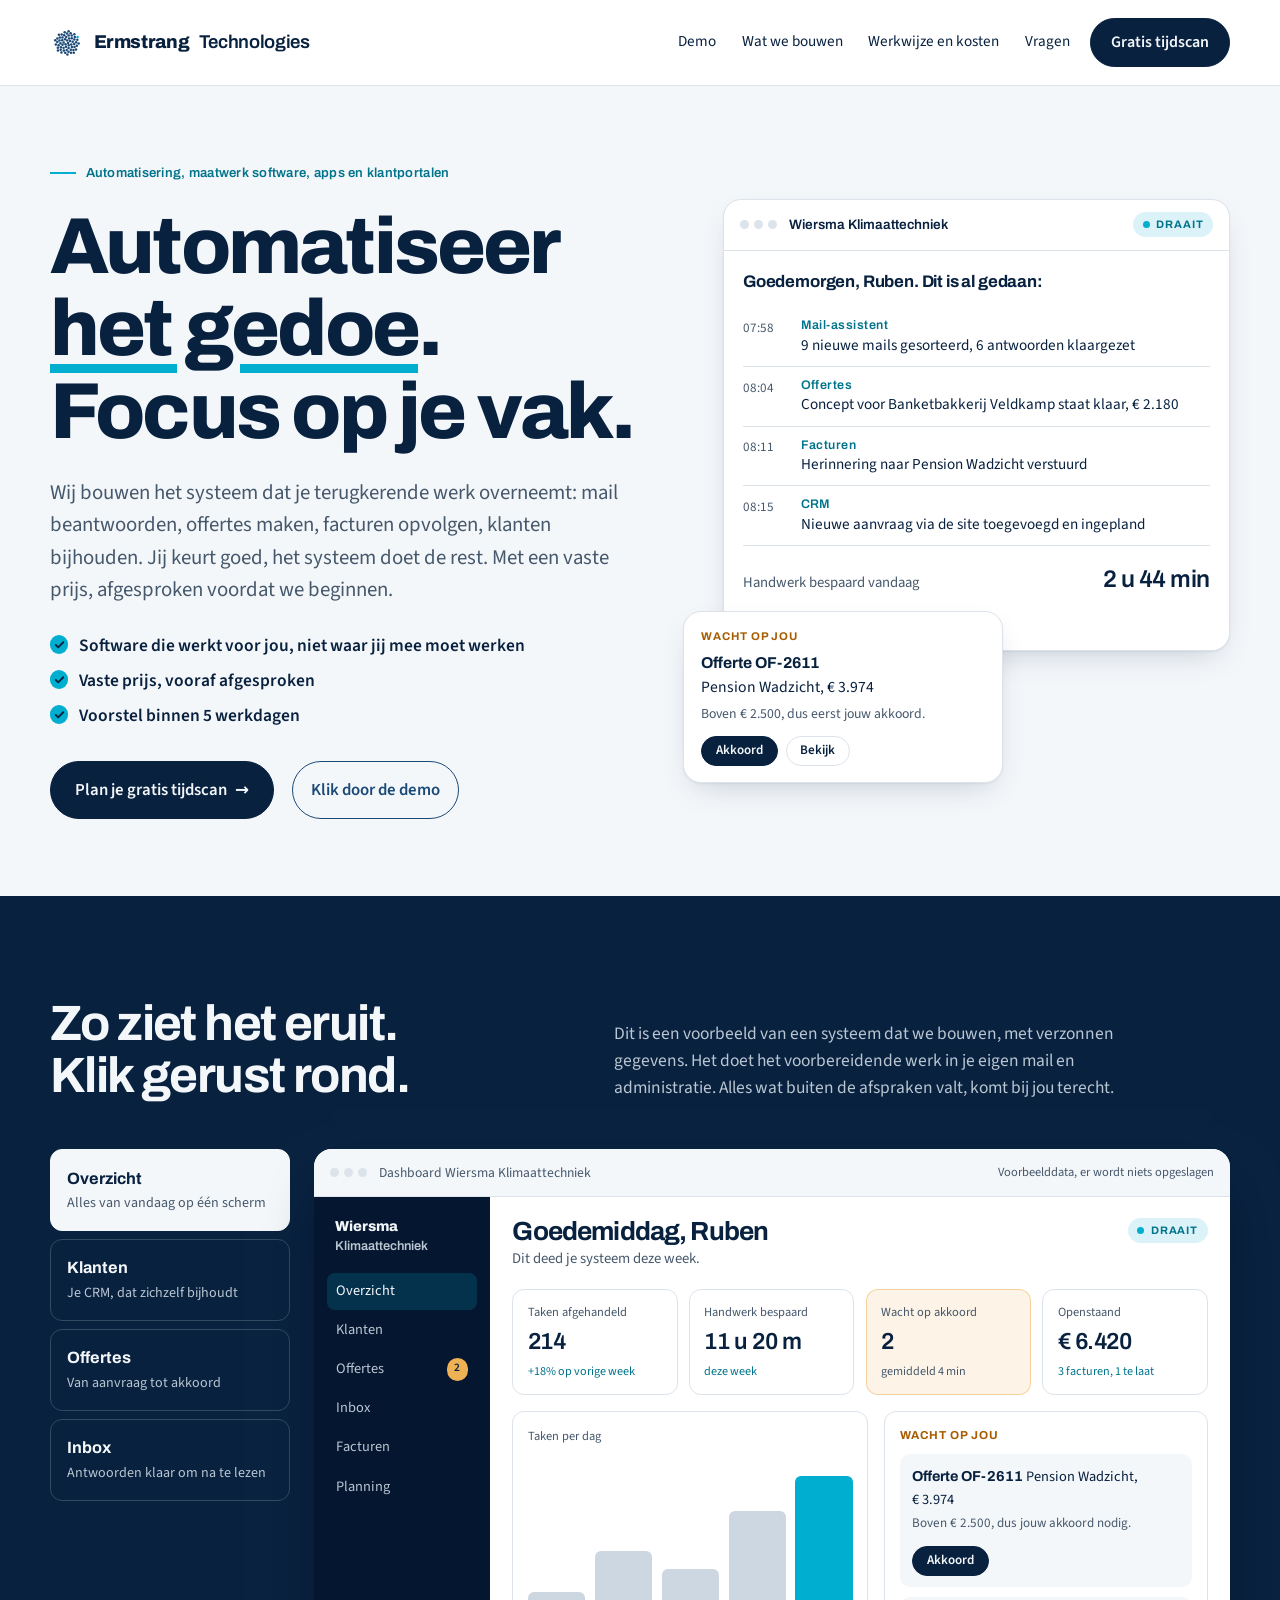
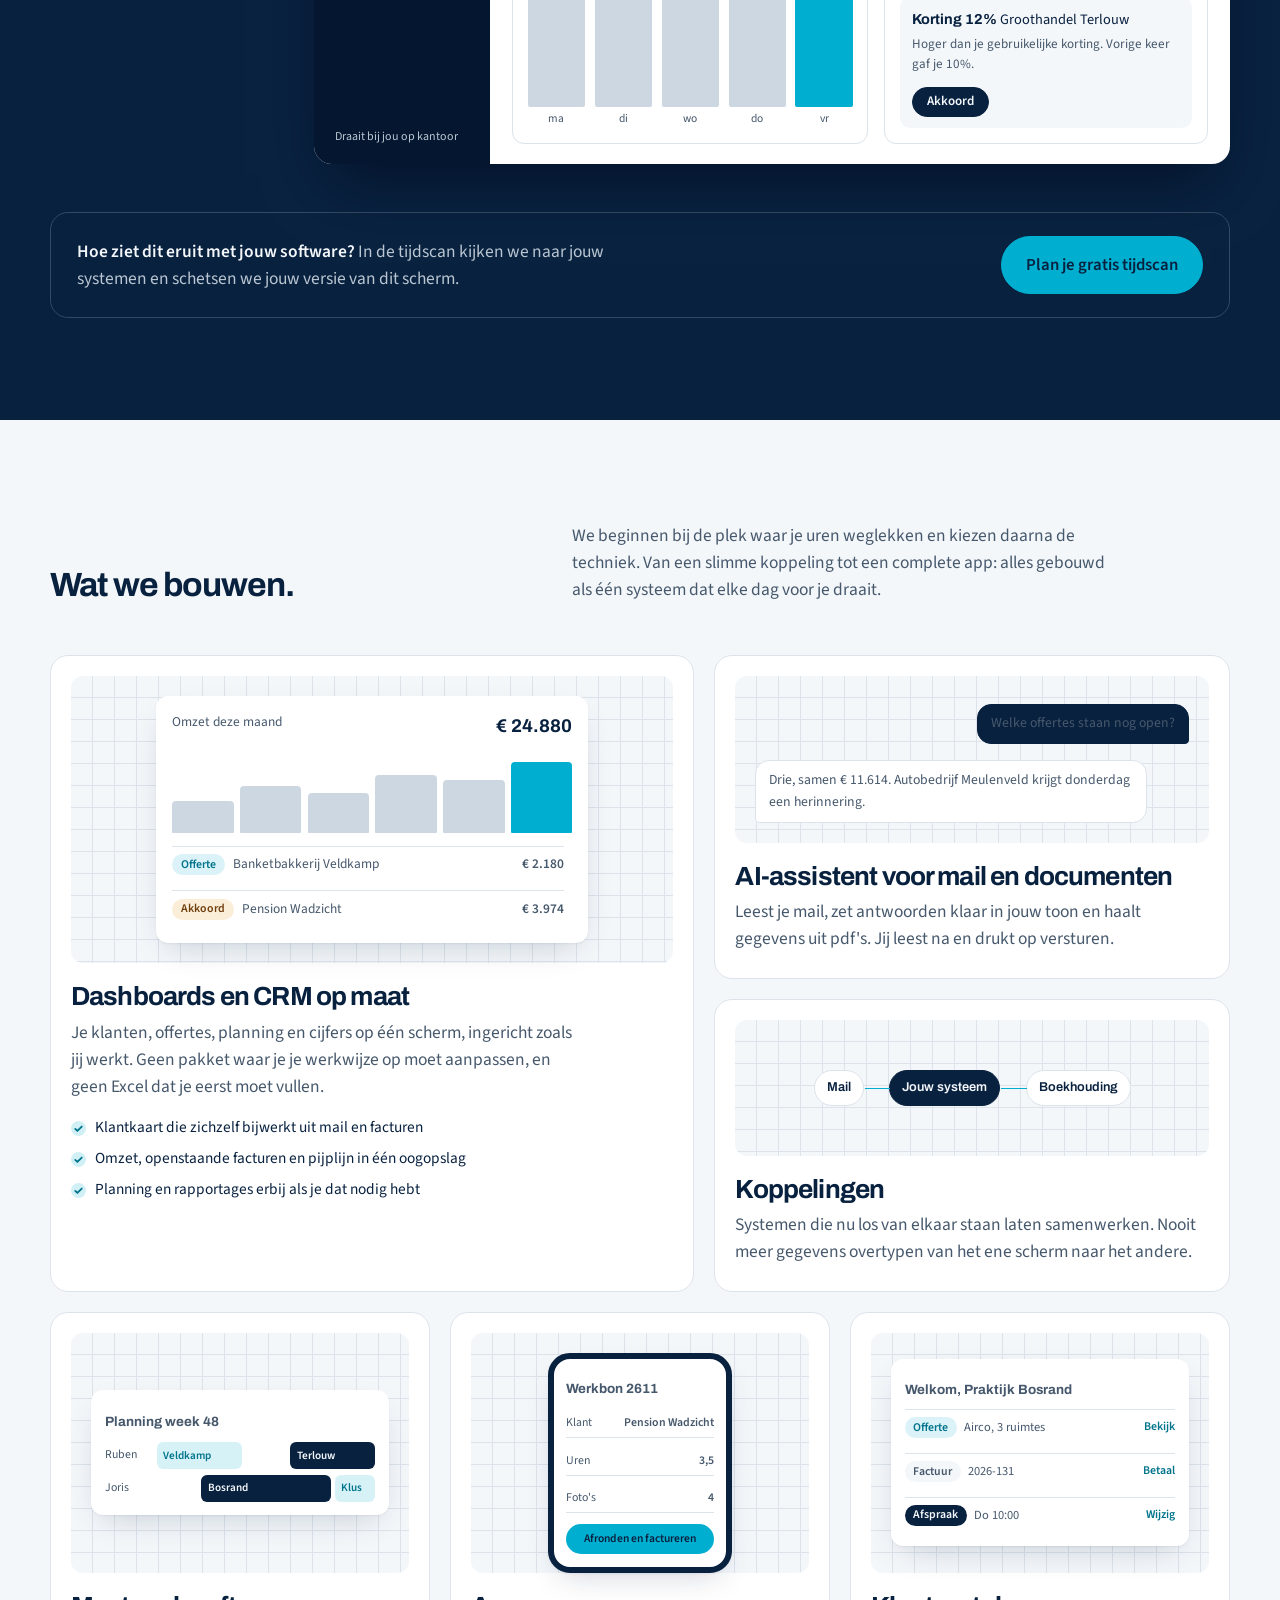
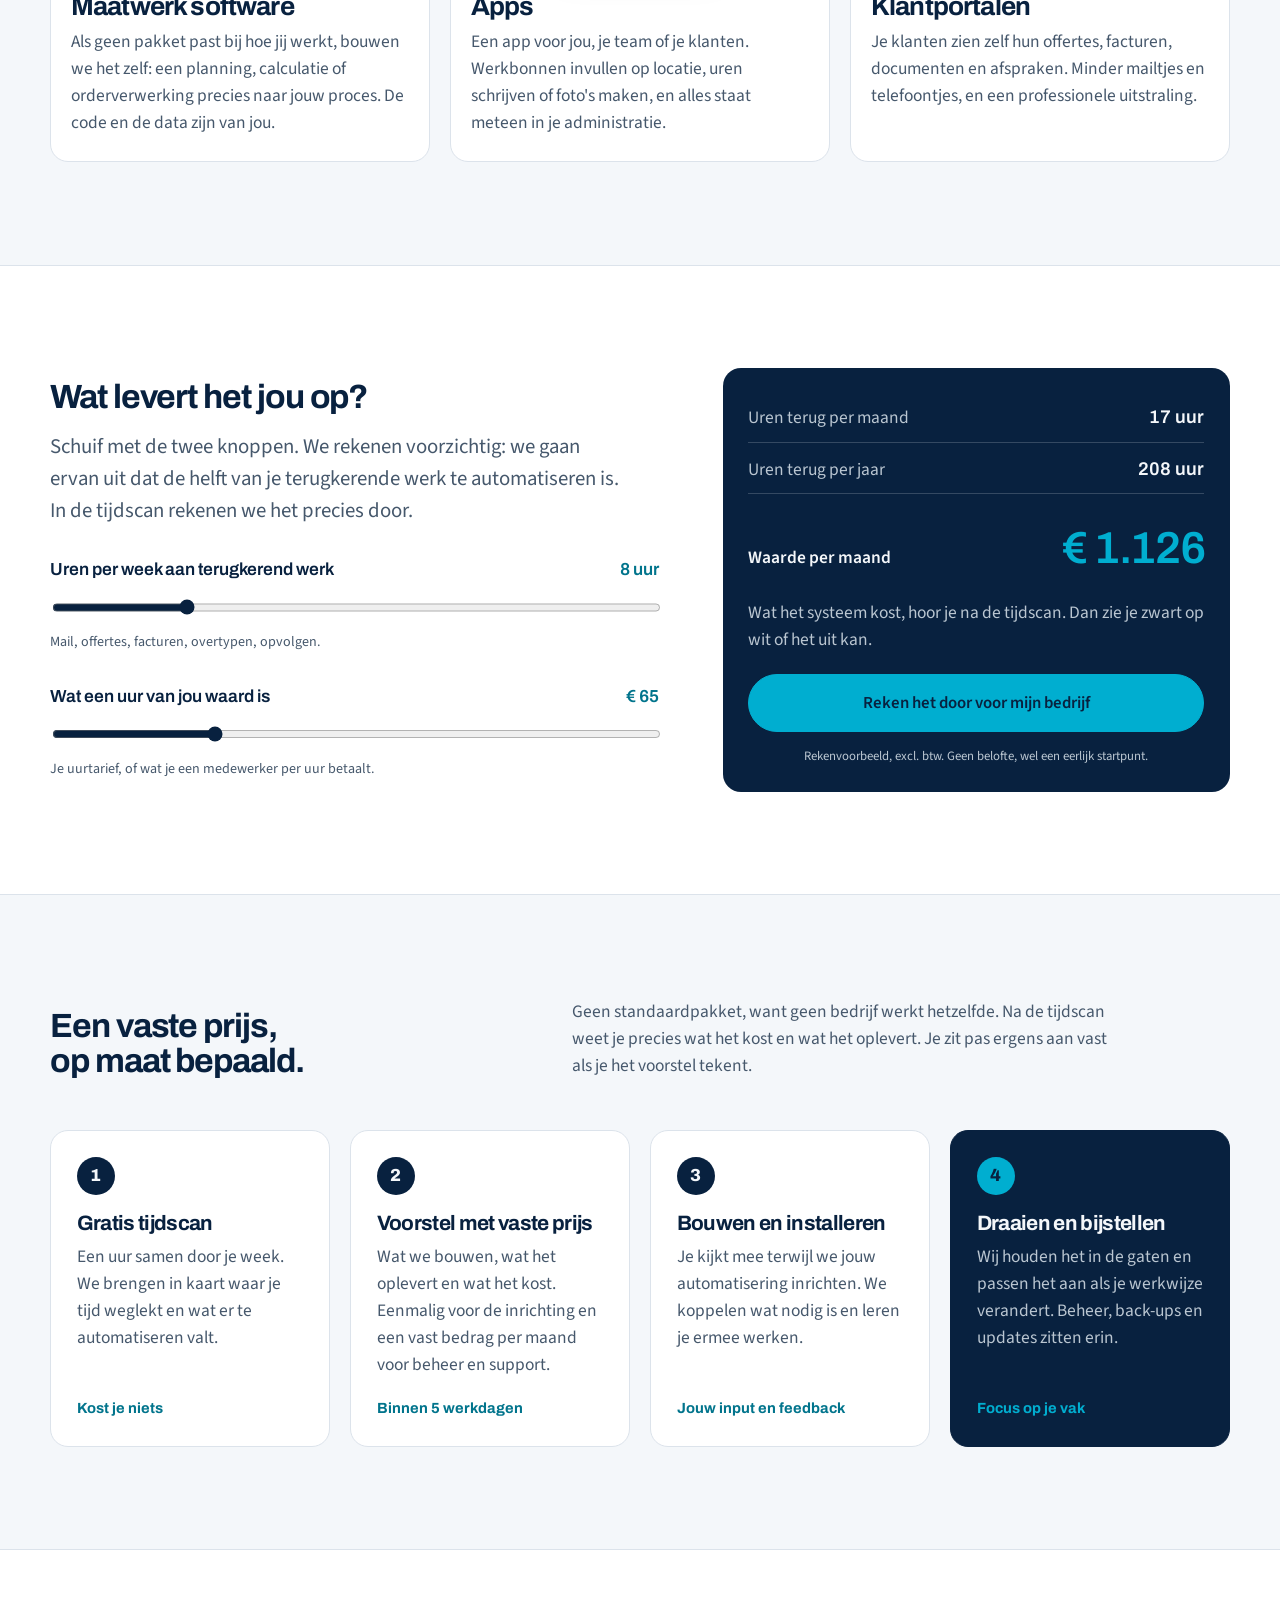
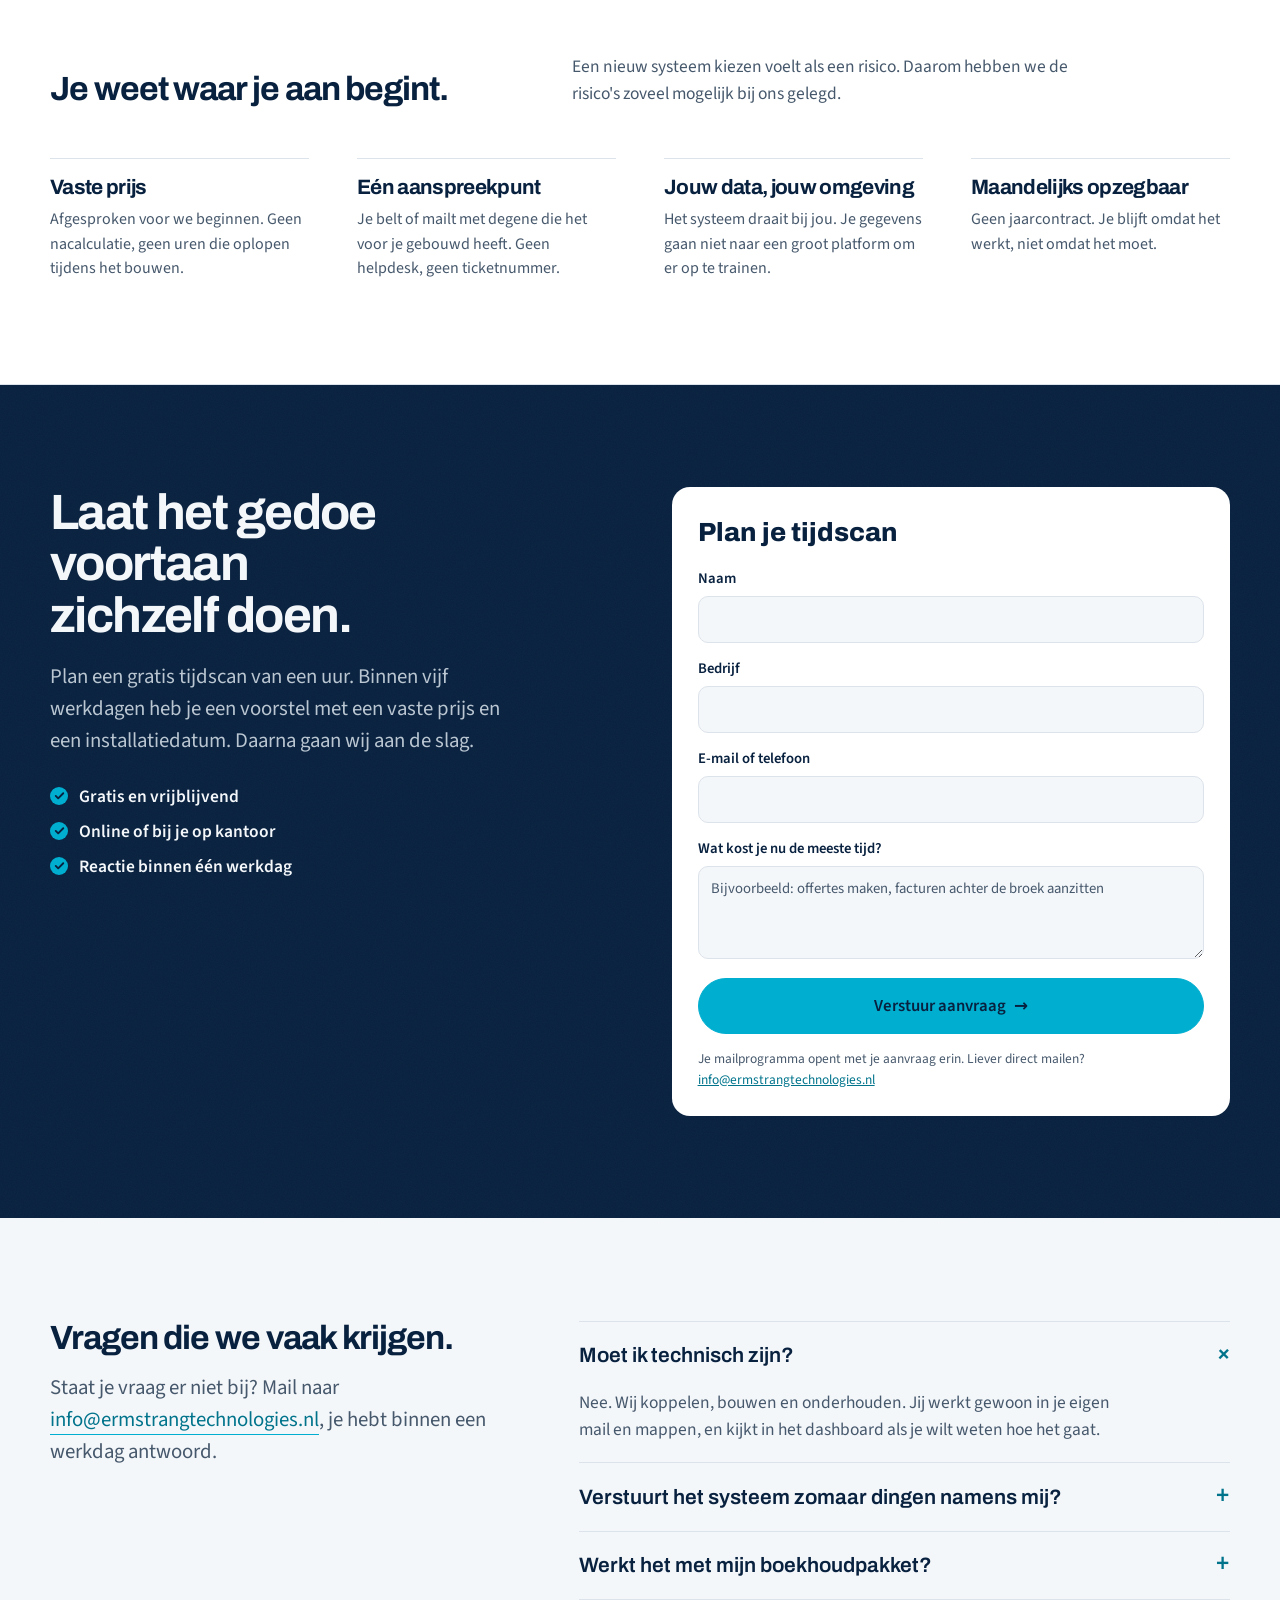
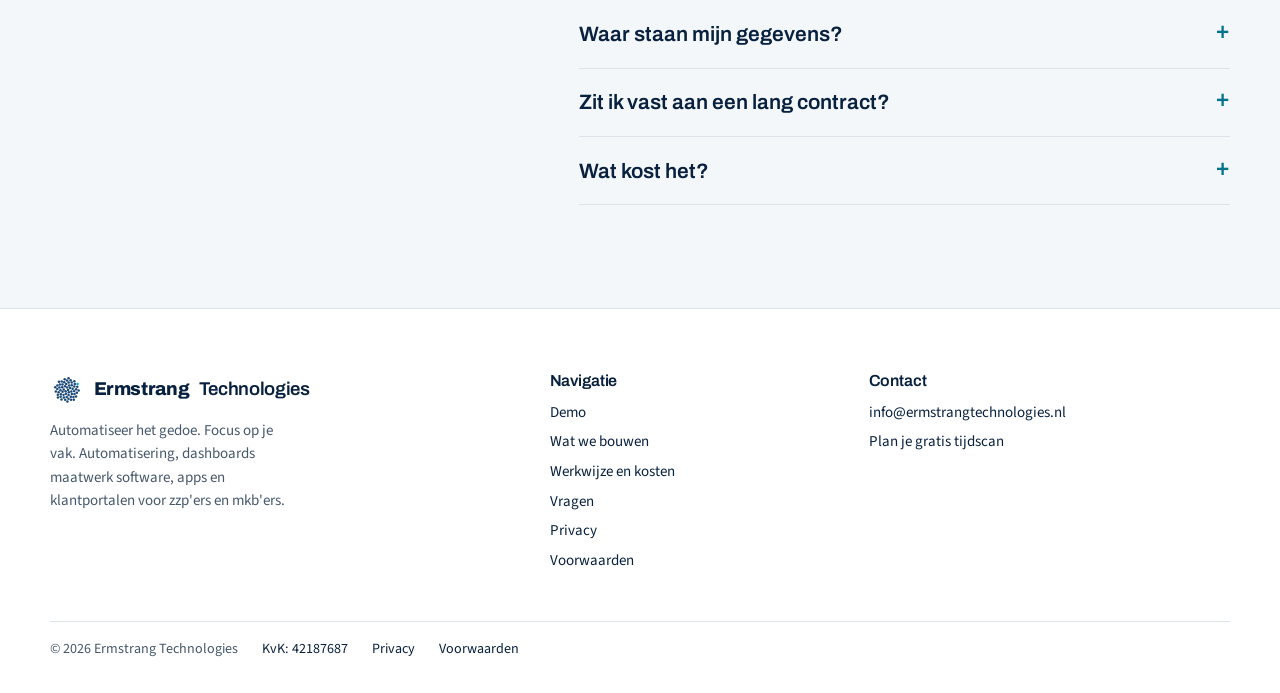
<file: index.html>
<!doctype html>
<html lang="nl">
<head>
<meta charset="utf-8">
<meta name="viewport" content="width=device-width, initial-scale=1">

<title>Ermstrang Technologies: automatisering, maatwerk software, apps en klantportalen voor zzp en mkb</title>
<meta name="description" content="Wij bouwen het systeem dat je terugkerende werk overneemt: mail, offertes, facturen en klantbeheer. Ook dashboards, maatwerk software, apps en klantportalen. Vaste prijs vooraf, voorstel binnen vijf werkdagen. Plan je gratis tijdscan.">
<link rel="canonical" href="https://ermstrangtechnologies.nl/">
<meta name="theme-color" content="#08213F">

<meta property="og:type" content="website">
<meta property="og:locale" content="nl_NL">
<meta property="og:site_name" content="Ermstrang Technologies">
<meta property="og:title" content="Ermstrang Technologies: automatisering, maatwerk software, apps en klantportalen">
<meta property="og:description" content="Automatiseer het gedoe. Focus op je vak. Een systeem op maat dat je mail, offertes en facturen voorbereidt, met een vaste prijs vooraf.">
<meta property="og:url" content="https://ermstrangtechnologies.nl/">
<meta property="og:image" content="https://ermstrangtechnologies.nl/assets/img/og-image.png">
<meta property="og:image:width" content="1200">
<meta property="og:image:height" content="630">
<meta name="twitter:card" content="summary_large_image">

<link rel="icon" href="/favicon.ico" sizes="48x48">
<link rel="icon" href="/assets/img/favicon-192.png" type="image/png" sizes="192x192">
<link rel="icon" href="assets/img/favicon-dots.svg" type="image/svg+xml">
<link rel="alternate icon" href="assets/img/favicon-32.png" sizes="32x32">
<link rel="apple-touch-icon" href="assets/img/apple-touch-icon.png">

<link rel="preload" href="assets/fonts/archivo-800-normal-latin.woff2" as="font" type="font/woff2" crossorigin>
<link rel="preload" href="assets/fonts/source-sans-3-400-normal-latin.woff2" as="font" type="font/woff2" crossorigin>
<script type="application/ld+json">
{
  "@context": "https://schema.org",
  "@graph": [
    {
      "@type": "Organization",
      "@id": "https://ermstrangtechnologies.nl/#org",
      "name": "Ermstrang Technologies",
      "url": "https://ermstrangtechnologies.nl/",
      "logo": "https://ermstrangtechnologies.nl/assets/img/apple-touch-icon.png",
      "slogan": "Automatiseer het gedoe. Focus op je vak.",
      "email": "info@ermstrangtechnologies.nl",
      "taxID": "42187687",
      "identifier": "KvK 42187687",
      "foundingDate": "2026-10",
      "areaServed": { "@type": "Country", "name": "Nederland" },
      "knowsAbout": ["Automatisering", "Software op maat", "Apps", "Klantportalen", "CRM op maat", "Dashboards", "AI-assistenten", "E-mailautomatisering"]
    },
    {
      "@type": "WebSite",
      "@id": "https://ermstrangtechnologies.nl/#site",
      "url": "https://ermstrangtechnologies.nl/",
      "name": "Ermstrang Technologies",
      "inLanguage": "nl-NL",
      "publisher": { "@id": "https://ermstrangtechnologies.nl/#org" }
    },
    {
      "@type": "FAQPage",
      "@id": "https://ermstrangtechnologies.nl/#faq",
      "mainEntity": [
        { "@type": "Question", "name": "Moet ik technisch zijn?", "acceptedAnswer": { "@type": "Answer", "text": "Nee. Wij koppelen, bouwen en onderhouden. Jij gebruikt het via je eigen mail, je eigen mappen en een overzichtelijk dashboard." } },
        { "@type": "Question", "name": "Zit ik vast aan een lang contract?", "acceptedAnswer": { "@type": "Answer", "text": "Nee. Na de inrichting is het abonnement maandelijks opzegbaar, met een opzegtermijn van een kalendermaand." } },
        { "@type": "Question", "name": "Wat kost het?", "acceptedAnswer": { "@type": "Answer", "text": "Dat hangt af van wat je wilt automatiseren. Na een gratis tijdscan van een uur krijg je een voorstel met een vaste prijs: eenmalig voor de inrichting en een vast bedrag per maand." } }
      ]
    }
  ]
}
</script>
<link rel="stylesheet" href="assets/css/style.css">
<script>document.documentElement.classList.add('js');</script>
</head>
<body class="home">
<a class="skip" href="#main">Naar de inhoud</a>

<header class="site-head">
  <div class="wrap site-head__inner">
    <a class="brand" href="/">
      <img src="assets/img/mark-dots.svg" width="34" height="34" alt="" aria-hidden="true">
      Ermstrang<span class="brand__light">Technologies</span>
    </a>
    <nav class="site-nav" aria-label="Hoofdmenu">
      <a href="#demo">Demo</a>
      <a href="#bouwen">Wat we bouwen</a>
      <a href="#werkwijze">Werkwijze en kosten</a>
      <a href="#vragen">Vragen</a>
    </nav>
    <a class="btn" href="#start">Gratis tijdscan</a>
  </div>
</header>

<main id="main">

  <!-- 1. hero -->
  <section class="wrap hero2">
    <div class="hero2__copy">
      <p class="kicker">Automatisering, maatwerk software, apps en klantportalen</p>
      <h1>Automatiseer <mark>het gedoe</mark>. Focus op je vak.</h1>
      <p class="lede hero2__lede">Wij bouwen het systeem dat je terugkerende werk overneemt: mail
        beantwoorden, offertes maken, facturen opvolgen, klanten bijhouden. Jij keurt goed, het
        systeem doet de rest. Met een vaste prijs, afgesproken voordat we beginnen.</p>
      <ul class="checks">
        <li>Software die werkt voor jou, niet waar jij mee moet werken</li>
        <li>Vaste prijs, vooraf afgesproken</li>
        <li>Voorstel binnen 5 werkdagen</li>
      </ul>
      <p class="hero__actions">
        <a class="btn btn--lg" href="#start">Plan je gratis tijdscan <span aria-hidden="true">→</span></a>
        <a class="btn btn--ghost btn--lg" href="#demo">Klik door de demo</a>
      </p>
    </div>

    <div class="hero2__visual" aria-label="Voorbeeld: wat het systeem vanochtend deed">
      <div class="pane pane--main" data-live>
        <div class="pane__bar">
          <span class="pane__dots" aria-hidden="true"><i></i><i></i><i></i></span>
          <span>Wiersma Klimaattechniek</span>
          <span class="pill pill--live">draait</span>
        </div>
        <div class="pane__body">
          <p class="pane__hello">Goedemorgen, Ruben. Dit is al gedaan:</p>
          <ol class="feed">
            <li><time>07:58</time><span><b>Mail-assistent</b> 9 nieuwe mails gesorteerd, 6 antwoorden klaargezet</span></li>
            <li><time>08:04</time><span><b>Offertes</b> Concept voor Banketbakkerij Veldkamp staat klaar, € 2.180</span></li>
            <li><time>08:11</time><span><b>Facturen</b> Herinnering naar Pension Wadzicht verstuurd</span></li>
            <li><time>08:15</time><span><b>CRM</b> Nieuwe aanvraag via de site toegevoegd en ingepland</span></li>
          </ol>
          <div class="pane__sum">
            <span>Handwerk bespaard vandaag</span>
            <strong><span data-count="164" data-format="hm">2 u 44 min</span></strong>
          </div>
        </div>
      </div>
      <div class="pane pane--float" role="group" aria-label="Wacht op jouw akkoord">
        <p class="pane__label">Wacht op jou</p>
        <p class="pane__ask"><b>Offerte OF-2611</b> Pension Wadzicht, € 3.974</p>
        <p class="pane__why">Boven € 2.500, dus eerst jouw akkoord.</p>
        <p class="pane__btns"><span class="mini-btn mini-btn--go">Akkoord</span><span class="mini-btn">Bekijk</span></p>
      </div>
    </div>
  </section>

  <!-- 3. demo (signatuur) -->
  <section class="demo" id="demo">
    <div class="wrap">
      <div class="demo__head">
        <h2>Zo ziet het eruit. Klik gerust rond.</h2>
        <p>Dit is een voorbeeld van een systeem dat we bouwen, met verzonnen gegevens. Het doet het
          voorbereidende werk in je eigen mail en administratie. Alles wat buiten de afspraken valt,
          komt bij jou terecht.</p>
      </div>

      <div class="demo__grid">
        <div class="demo__tabs" role="tablist" aria-label="Schermen van het voorbeeldsysteem">
          <button class="demo__tab" role="tab" id="tab-overzicht" aria-controls="scr-overzicht" aria-selected="true">
            <b>Overzicht</b><span>Alles van vandaag op één scherm</span></button>
          <button class="demo__tab" role="tab" id="tab-klanten" aria-controls="scr-klanten" aria-selected="false">
            <b>Klanten</b><span>Je CRM, dat zichzelf bijhoudt</span></button>
          <button class="demo__tab" role="tab" id="tab-offertes" aria-controls="scr-offertes" aria-selected="false">
            <b>Offertes</b><span>Van aanvraag tot akkoord</span></button>
          <button class="demo__tab" role="tab" id="tab-inbox" aria-controls="scr-inbox" aria-selected="false">
            <b>Inbox</b><span>Antwoorden klaar om na te lezen</span></button>
        </div>

        <div class="app" aria-label="Voorbeeldsysteem">
          <div class="app__bar">
            <span class="pane__dots" aria-hidden="true"><i></i><i></i><i></i></span>
            <span class="app__url">Dashboard Wiersma Klimaattechniek</span>
            <span class="app__note">Voorbeelddata, er wordt niets opgeslagen</span>
          </div>
          <div class="app__frame">
            <aside class="app__side" aria-hidden="true">
              <p class="app__org">Wiersma<span>Klimaattechniek</span></p>
              <ul>
                <li data-for="overzicht" class="is-on">Overzicht</li>
                <li data-for="klanten">Klanten</li>
                <li data-for="offertes">Offertes <em data-badge>2</em></li>
                <li data-for="inbox">Inbox</li>
                <li>Facturen</li>
                <li>Planning</li>
              </ul>
              <p class="app__where">Draait bij jou op kantoor</p>
            </aside>

            <div class="app__main">
              <!-- scherm: overzicht -->
              <section class="scr" id="scr-overzicht" role="tabpanel" aria-labelledby="tab-overzicht">
                <header class="scr__head">
                  <div><h3>Goedemiddag, Ruben</h3><p>Dit deed je systeem deze week.</p></div>
                  <span class="pill pill--live">draait</span>
                </header>
                <div class="kpis">
                  <div class="kpi"><span>Taken afgehandeld</span><strong data-kpi="taken">214</strong><em>+18% op vorige week</em></div>
                  <div class="kpi"><span>Handwerk bespaard</span><strong>11 u 20 m</strong><em>deze week</em></div>
                  <div class="kpi kpi--ask"><span>Wacht op akkoord</span><strong data-kpi="wacht">2</strong><em>gemiddeld 4 min</em></div>
                  <div class="kpi"><span>Openstaand</span><strong>€ 6.420</strong><em>3 facturen, 1 te laat</em></div>
                </div>
                <div class="scr__split">
                  <figure class="chart">
                    <figcaption>Taken per dag</figcaption>
                    <div class="bars" aria-hidden="true">
                      <span style="--h:46%"><i>ma</i></span><span style="--h:62%"><i>di</i></span>
                      <span style="--h:55%"><i>wo</i></span><span style="--h:78%"><i>do</i></span>
                      <span style="--h:92%" class="is-today"><i>vr</i></span>
                    </div>
                  </figure>
                  <div class="asks">
                    <p class="asks__t">Wacht op jou</p>
                    <div class="ask" data-ask>
                      <p><b>Offerte OF-2611</b> Pension Wadzicht, € 3.974</p>
                      <p class="ask__why">Boven € 2.500, dus jouw akkoord nodig.</p>
                      <p class="ask__btns"><button type="button" class="mini-btn mini-btn--go" data-approve>Akkoord</button></p>
                    </div>
                    <div class="ask" data-ask>
                      <p><b>Korting 12%</b> Groothandel Terlouw</p>
                      <p class="ask__why">Hoger dan je gebruikelijke korting. Vorige keer gaf je 10%.</p>
                      <p class="ask__btns"><button type="button" class="mini-btn mini-btn--go" data-approve>Akkoord</button></p>
                    </div>
                    <p class="asks__done" hidden>Alles afgehandeld. Tijd voor echt werk.</p>
                  </div>
                </div>
              </section>

              <!-- scherm: klanten -->
              <section class="scr" id="scr-klanten" role="tabpanel" aria-labelledby="tab-klanten">
                <header class="scr__head">
                  <div><h3>Klanten</h3><p>Bijgewerkt uit je mail, agenda en facturen. Klik op een klant.</p></div>
                </header>
                <div class="crm">
                  <table class="crm__table">
                    <thead><tr><th scope="col">Klant</th><th scope="col">Status</th><th scope="col">Waarde</th></tr></thead>
                    <tbody>
                      <tr tabindex="0" data-client="0" class="is-on"><th scope="row">Banketbakkerij Veldkamp</th><td><span class="tag tag--warm">Offerte klaar</span></td><td>€ 2.180</td></tr>
                      <tr tabindex="0" data-client="1"><th scope="row">Pension Wadzicht</th><td><span class="tag tag--ask">Akkoord nodig</span></td><td>€ 3.974</td></tr>
                      <tr tabindex="0" data-client="2"><th scope="row">Groothandel Terlouw</th><td><span class="tag">Klant</span></td><td>€ 18.600</td></tr>
                      <tr tabindex="0" data-client="3"><th scope="row">Praktijk Bosrand</th><td><span class="tag tag--new">Nieuwe aanvraag</span></td><td>n.t.b.</td></tr>
                    </tbody>
                  </table>
                  <div class="card360" aria-live="polite">
                    <p class="card360__name" data-f="name">Banketbakkerij Veldkamp</p>
                    <p class="card360__who" data-f="who">Lotte Veldkamp, eigenaar</p>
                    <dl>
                      <dt>Laatste contact</dt><dd data-f="last">Vandaag, mail over de nieuwe koelcel</dd>
                      <dt>Volgende stap</dt><dd data-f="next">Offerte nalezen en versturen</dd>
                      <dt>Afspraken</dt><dd data-f="deal">30 dagen betaaltermijn</dd>
                    </dl>
                    <p class="card360__auto" data-f="auto">Automatisch bijgewerkt uit de mail van 08:02</p>
                  </div>
                </div>
              </section>

              <!-- scherm: offertes -->
              <section class="scr" id="scr-offertes" role="tabpanel" aria-labelledby="tab-offertes">
                <header class="scr__head">
                  <div><h3>Offertes</h3><p>Concept klaar binnen 12 minuten, was 2 tot 3 uur.</p></div>
                </header>
                <div class="kanban">
                  <div class="lane"><p class="lane__t">Concept klaar <em>2</em></p>
                    <div class="deal"><b>Banketbakkerij Veldkamp</b><span>Koelcel en montage</span><strong>€ 2.180</strong></div>
                    <div class="deal"><b>Praktijk Bosrand</b><span>Airco, 3 ruimtes</span><strong>€ 5.460</strong></div>
                  </div>
                  <div class="lane"><p class="lane__t">Verstuurd <em>3</em></p>
                    <div class="deal"><b>Pension Wadzicht</b><span>Warmtepomp</span><strong>€ 3.974</strong></div>
                    <div class="deal"><b>Autobedrijf Meulenveld</b><span>Onderhoud</span><strong>€ 640</strong></div>
                    <div class="deal deal--auto"><b>Herinnering gepland</b><span>Autobedrijf Meulenveld, over 3 dagen</span></div>
                  </div>
                  <div class="lane"><p class="lane__t">Akkoord <em>4</em></p>
                    <div class="deal"><b>Groothandel Terlouw</b><span>Koeling magazijn</span><strong>€ 12.300</strong></div>
                    <div class="deal"><b>Basisschool De Kiemkracht</b><span>Ventilatie</span><strong>€ 8.150</strong></div>
                  </div>
                </div>
              </section>

              <!-- scherm: inbox -->
              <section class="scr" id="scr-inbox" role="tabpanel" aria-labelledby="tab-inbox">
                <header class="scr__head">
                  <div><h3>Inbox</h3><p>Gesorteerd, gelabeld en met een concept-antwoord in jouw toon.</p></div>
                </header>
                <div class="mail">
                  <ul class="mail__list">
                    <li class="is-on"><b>Praktijk Bosrand</b><span>Kunnen jullie ook airco doen?</span><em class="tag tag--new">Aanvraag</em></li>
                    <li><b>Pension Wadzicht</b><span>Factuur 2026-118</span><em class="tag">Betaald</em></li>
                    <li><b>Leverancier Koeltex</b><span>Levertijd units week 48</span><em class="tag">Planning</em></li>
                  </ul>
                  <div class="mail__draft">
                    <p class="mail__meta">Concept-antwoord aan Praktijk Bosrand</p>
                    <p>Hoi Nadia,</p>
                    <p>Zeker, airco voor drie behandelruimtes doen we vaker. Ik kan donderdag 10:00 of
                      vrijdag 14:00 langskomen om op te meten. Welke past beter?</p>
                    <p>Groet, Ruben</p>
                    <p class="mail__btns"><span class="mini-btn mini-btn--go">Versturen</span><span class="mini-btn">Aanpassen</span></p>
                  </div>
                </div>
              </section>
            </div>
          </div>
        </div>
      </div>

      <div class="demo__cta">
        <p><b>Hoe ziet dit eruit met jouw software?</b> In de tijdscan kijken we naar jouw systemen en
          schetsen we jouw versie van dit scherm.</p>
        <a class="btn btn--on-navy btn--lg" href="#start">Plan je gratis tijdscan</a>
      </div>
    </div>
  </section>

  <!-- 4. wat we bouwen -->
  <section class="band" id="bouwen">
    <div class="wrap">
      <div class="sec-head">
        <h2>Wat we bouwen.</h2>
        <p>We beginnen bij de plek waar je uren weglekken en kiezen daarna de techniek. Van een slimme
          koppeling tot een complete app: alles gebouwd als één systeem dat elke dag voor je draait.</p>
      </div>
      <div class="offer">
        <article class="offer__card offer__card--big" data-arm="rise">
          <div class="offer__art" aria-hidden="true">
            <div class="mini-dash">
              <div class="mini-dash__row"><span>Omzet deze maand</span><b>€ 24.880</b></div>
              <div class="mini-dash__bars"><i style="--h:40%"></i><i style="--h:58%"></i><i style="--h:50%"></i><i style="--h:72%"></i><i style="--h:66%"></i><i style="--h:88%"></i></div>
              <div class="mini-dash__list">
                <p><span class="tag tag--warm">Offerte</span> Banketbakkerij Veldkamp <b>€ 2.180</b></p>
                <p><span class="tag tag--ask">Akkoord</span> Pension Wadzicht <b>€ 3.974</b></p>
              </div>
            </div>
          </div>
          <h3>Dashboards en CRM op maat</h3>
          <p>Je klanten, offertes, planning en cijfers op één scherm, ingericht zoals jij werkt. Geen
            pakket waar je je werkwijze op moet aanpassen, en geen Excel dat je eerst moet vullen.</p>
          <ul class="ticks">
            <li>Klantkaart die zichzelf bijwerkt uit mail en facturen</li>
            <li>Omzet, openstaande facturen en pijplijn in één oogopslag</li>
            <li>Planning en rapportages erbij als je dat nodig hebt</li>
          </ul>
        </article>
        <article class="offer__card" data-arm="rise">
          <div class="offer__art offer__art--chat" aria-hidden="true">
            <p class="bubble bubble--q">Welke offertes staan nog open?</p>
            <p class="bubble">Drie, samen € 11.614. Autobedrijf Meulenveld krijgt donderdag een herinnering.</p>
          </div>
          <h3>AI-assistent voor mail en documenten</h3>
          <p>Leest je mail, zet antwoorden klaar in jouw toon en haalt gegevens uit pdf's. Jij leest na
            en drukt op versturen.</p>
        </article>
        <article class="offer__card" data-arm="rise">
          <div class="offer__art offer__art--link" aria-hidden="true">
            <span class="node">Mail</span><span class="node node--core">Jouw systeem</span><span class="node">Boekhouding</span>
          </div>
          <h3>Koppelingen</h3>
          <p>Systemen die nu los van elkaar staan laten samenwerken. Nooit meer gegevens overtypen van
            het ene scherm naar het andere.</p>
        </article>
      </div>
      <div class="offer offer--three">
        <article class="offer__card" data-arm="rise">
          <div class="offer__art offer__art--sw" aria-hidden="true">
            <div class="mini-plan">
              <p class="mini-plan__t">Planning week 48</p>
              <div class="mini-plan__grid">
                <span>Ruben</span><i style="--s:1;--w:2">Veldkamp</i><i style="--s:4;--w:2" class="is-b">Terlouw</i>
                <span>Joris</span><i style="--s:2;--w:3" class="is-b">Bosrand</i><i style="--s:5;--w:1">Klus</i>
              </div>
            </div>
          </div>
          <h3>Maatwerk software</h3>
          <p>Als geen pakket past bij hoe jij werkt, bouwen we het zelf: een planning, calculatie of
            orderverwerking precies naar jouw proces. De code en de data zijn van jou.</p>
        </article>
        <article class="offer__card" data-arm="rise">
          <div class="offer__art offer__art--app" aria-hidden="true">
            <div class="mini-phone">
              <p class="mini-phone__t">Werkbon 2611</p>
              <p class="mini-phone__row"><span>Klant</span><b>Pension Wadzicht</b></p>
              <p class="mini-phone__row"><span>Uren</span><b>3,5</b></p>
              <p class="mini-phone__row"><span>Foto's</span><b>4</b></p>
              <span class="mini-phone__btn">Afronden en factureren</span>
            </div>
          </div>
          <h3>Apps</h3>
          <p>Een app voor jou, je team of je klanten. Werkbonnen invullen op locatie, uren schrijven of
            foto's maken, en alles staat meteen in je administratie.</p>
        </article>
        <article class="offer__card" data-arm="rise">
          <div class="offer__art offer__art--portal" aria-hidden="true">
            <div class="mini-portal">
              <p class="mini-portal__t">Welkom, Praktijk Bosrand</p>
              <p class="mini-portal__row"><span class="tag tag--warm">Offerte</span> Airco, 3 ruimtes <b>Bekijk</b></p>
              <p class="mini-portal__row"><span class="tag">Factuur</span> 2026-131 <b>Betaal</b></p>
              <p class="mini-portal__row"><span class="tag tag--new">Afspraak</span> Do 10:00 <b>Wijzig</b></p>
            </div>
          </div>
          <h3>Klantportalen</h3>
          <p>Je klanten zien zelf hun offertes, facturen, documenten en afspraken. Minder mailtjes en
            telefoontjes, en een professionele uitstraling.</p>
        </article>
      </div>
    </div>
  </section>

  <!-- 5. rekenhulp -->
  <section class="band--surface band calc-band" id="opbrengst">
    <div class="wrap calc">
      <div class="calc__copy">
        <h2>Wat levert het jou op?</h2>
        <p class="lede">Schuif met de twee knoppen. We rekenen voorzichtig: we gaan ervan uit dat de
          helft van je terugkerende werk te automatiseren is. In de tijdscan rekenen we het precies door.</p>
        <div class="field">
          <label for="c-uren">Uren per week aan terugkerend werk <output id="o-uren" for="c-uren">8 uur</output></label>
          <input type="range" id="c-uren" min="2" max="30" step="1" value="8">
          <p class="field__hint">Mail, offertes, facturen, overtypen, opvolgen.</p>
        </div>
        <div class="field">
          <label for="c-tarief">Wat een uur van jou waard is <output id="o-tarief" for="c-tarief">€ 65</output></label>
          <input type="range" id="c-tarief" min="35" max="150" step="5" value="65">
          <p class="field__hint">Je uurtarief, of wat je een medewerker per uur betaalt.</p>
        </div>
      </div>
      <div class="calc__out" aria-live="polite">
        <div class="calc__row"><span>Uren terug per maand</span><strong id="r-uren">17 uur</strong></div>
        <div class="calc__row"><span>Uren terug per jaar</span><strong id="r-jaar">208 uur</strong></div>
        <div class="calc__total"><span>Waarde per maand</span><strong id="r-waarde">€ 1.126</strong></div>
        <p class="calc__payback">Wat het systeem kost, hoor je na de tijdscan. Dan zie je zwart op wit of het uit kan.</p>
        <a class="btn btn--lg" href="#start">Reken het door voor mijn bedrijf</a>
        <p class="calc__small">Rekenvoorbeeld, excl. btw. Geen belofte, wel een eerlijk startpunt.</p>
      </div>
    </div>
  </section>

  <!-- 6. werkwijze en kosten -->
  <section class="band" id="werkwijze">
    <div class="wrap">
      <div class="sec-head" id="kosten">
        <h2>Een vaste prijs, op maat bepaald.</h2>
        <p>Geen standaardpakket, want geen bedrijf werkt hetzelfde. Na de tijdscan weet je precies wat
          het kost en wat het oplevert. Je zit pas ergens aan vast als je het voorstel tekent.</p>
      </div>
      <div class="cost cost--4">
        <article class="cost__card" data-arm="rise">
          <span class="cost__num" aria-hidden="true">1</span>
          <h3>Gratis tijdscan</h3>
          <p>Een uur samen door je week. We brengen in kaart waar je tijd weglekt en wat er te
            automatiseren valt.</p>
          <p class="cost__tag">Kost je niets</p>
        </article>
        <article class="cost__card" data-arm="rise">
          <span class="cost__num" aria-hidden="true">2</span>
          <h3>Voorstel met vaste prijs</h3>
          <p>Wat we bouwen, wat het oplevert en wat het kost. Eenmalig voor de inrichting en een vast
            bedrag per maand voor beheer en support.</p>
          <p class="cost__tag">Binnen 5 werkdagen</p>
        </article>
        <article class="cost__card" data-arm="rise">
          <span class="cost__num" aria-hidden="true">3</span>
          <h3>Bouwen en installeren</h3>
          <p>Je kijkt mee terwijl we jouw automatisering inrichten. We koppelen wat nodig is en leren je
            ermee werken.</p>
          <p class="cost__tag">Jouw input en feedback</p>
        </article>
        <article class="cost__card cost__card--dark" data-arm="rise">
          <span class="cost__num" aria-hidden="true">4</span>
          <h3>Draaien en bijstellen</h3>
          <p>Wij houden het in de gaten en passen het aan als je werkwijze verandert. Beheer, back-ups
            en updates zitten erin.</p>
          <p class="cost__tag">Focus op je vak</p>
        </article>
      </div>
    </div>
  </section>

  <!-- 8. zekerheid -->
  <section class="band band--surface sure" id="zekerheid">
    <div class="wrap">
      <div class="sec-head">
        <h2>Je weet waar je aan begint.</h2>
        <p>Een nieuw systeem kiezen voelt als een risico. Daarom hebben we de risico's zoveel mogelijk
          bij ons gelegd.</p>
      </div>
      <div class="args args--4">
        <div class="arg"><h3>Vaste prijs</h3><p>Afgesproken voor we beginnen. Geen nacalculatie, geen uren die oplopen tijdens het bouwen.</p></div>
        <div class="arg"><h3>Eén aanspreekpunt</h3><p>Je belt of mailt met degene die het voor je gebouwd heeft. Geen helpdesk, geen ticketnummer.</p></div>
        <div class="arg"><h3>Jouw data, jouw omgeving</h3><p>Het systeem draait bij jou. Je gegevens gaan niet naar een groot platform om er op te trainen.</p></div>
        <div class="arg"><h3>Maandelijks opzegbaar</h3><p>Geen jaarcontract. Je blijft omdat het werkt, niet omdat het moet.</p></div>
      </div>
    </div>
  </section>

  <!-- 10. start -->
  <section class="navy band start" id="start">
    <div class="wrap start__grid">
      <div>
        <h2>Laat het gedoe voortaan zichzelf doen.</h2>
        <p class="start__lede">Plan een gratis tijdscan van een uur. Binnen vijf werkdagen heb je een
          voorstel met een vaste prijs en een installatiedatum. Daarna gaan wij aan de slag.</p>
        <ul class="checks checks--on-navy">
          <li>Gratis en vrijblijvend</li>
          <li>Online of bij je op kantoor</li>
          <li>Reactie binnen één werkdag</li>
        </ul>
      </div>
      <form class="lead" id="lead" action="mailto:info@ermstrangtechnologies.nl" method="post" enctype="text/plain">
        <p class="lead__t">Plan je tijdscan</p>
        <label>Naam<input name="naam" autocomplete="name" required></label>
        <label>Bedrijf<input name="bedrijf" autocomplete="organization"></label>
        <label>E-mail of telefoon<input name="contact" autocomplete="email" required></label>
        <label>Wat kost je nu de meeste tijd?<textarea name="tijdvreter" rows="3" placeholder="Bijvoorbeeld: offertes maken, facturen achter de broek aanzitten"></textarea></label>
        <button class="btn btn--on-navy btn--lg" type="submit">Verstuur aanvraag <span aria-hidden="true">→</span></button>
        <p class="lead__note">Je mailprogramma opent met je aanvraag erin. Liever direct mailen?
          <a href="mailto:info@ermstrangtechnologies.nl?subject=Gratis%20tijdscan">info@ermstrangtechnologies.nl</a></p>
      </form>
    </div>
  </section>

  <!-- 9. vragen -->
  <section class="band" id="vragen">
    <div class="wrap faq">
      <div>
        <h2>Vragen die we vaak krijgen.</h2>
        <p class="lede" style="margin-top:1rem">Staat je vraag er niet bij? Mail naar
          <a class="link" href="mailto:info@ermstrangtechnologies.nl">info@ermstrangtechnologies.nl</a>, je hebt binnen een werkdag antwoord.</p>
      </div>
      <div class="faq__list">
        <details open><summary>Moet ik technisch zijn?</summary>
          <p>Nee. Wij koppelen, bouwen en onderhouden. Jij werkt gewoon in je eigen mail en mappen, en
            kijkt in het dashboard als je wilt weten hoe het gaat.</p></details>
        <details><summary>Verstuurt het systeem zomaar dingen namens mij?</summary>
          <p>Alleen wat jij vooraf goedkeurt. Je bepaalt per werkstroom wat automatisch mag en wat eerst
            bij jou langs moet, bijvoorbeeld alles boven een bepaald bedrag.</p></details>
        <details><summary>Werkt het met mijn boekhoudpakket?</summary>
          <p>Met de meeste wel: Exact Online, Moneybird, e-Boekhouden, SnelStart, WeFact en meer. In de
            tijdscan checken we jouw pakket. Kan het niet, dan zeggen we dat eerlijk.</p></details>
        <details><summary>Waar staan mijn gegevens?</summary>
          <p>Het systeem draait bij jou op kantoor, op een kastje van ons of op je eigen server. Je
            gegevens blijven waar ze zijn en we tekenen een verwerkersovereenkomst.</p></details>
        <details><summary>Zit ik vast aan een lang contract?</summary>
          <p>Nee. Na de inrichting is het abonnement maandelijks opzegbaar, met een opzegtermijn van
            een kalendermaand.</p></details>
        <details><summary>Wat kost het?</summary>
          <p>Dat hangt af van wat je wilt automatiseren en met welke software we koppelen. Na de tijdscan
            krijg je een voorstel met een vaste prijs: eenmalig voor de inrichting en een vast bedrag per
            maand voor beheer en support. Geen verrassingen achteraf.</p></details>
      </div>
    </div>
  </section>
</main>

<a class="dock" href="#start">Plan je gratis tijdscan <span aria-hidden="true">→</span></a>

<footer class="site-foot">
  <div class="wrap">
    <div class="site-foot__grid">
      <div class="site-foot__brand">
        <a class="brand" href="/">
          <img src="assets/img/mark-dots.svg" width="34" height="34" alt="" aria-hidden="true">
          Ermstrang<span class="brand__light">Technologies</span>
        </a>
        <p class="site-foot__tag">Automatiseer het gedoe. Focus op je vak. Automatisering, dashboards
          maatwerk software, apps en klantportalen voor zzp'ers en mkb'ers.</p>
      </div>
      <div>
        <h4>Navigatie</h4>
        <ul>
          <li><a href="#demo">Demo</a></li>
          <li><a href="#bouwen">Wat we bouwen</a></li>
          <li><a href="#werkwijze">Werkwijze en kosten</a></li>
          <li><a href="#vragen">Vragen</a></li>
          <li><a href="/privacy">Privacy</a></li>
          <li><a href="/voorwaarden">Voorwaarden</a></li>
        </ul>
      </div>
      <div>
        <h4>Contact</h4>
        <ul>
          <li><a href="mailto:info@ermstrangtechnologies.nl">info@ermstrangtechnologies.nl</a></li>
          <li><a href="#start">Plan je gratis tijdscan</a></li>
        </ul>
      </div>
    </div>
    <p class="site-foot__legal">
      <span>© <span id="year">2026</span> Ermstrang Technologies</span>
      <span><a href="https://www.kvk.nl" target="_blank" rel="noopener noreferrer">KvK: 42187687</a></span>
      <span><a href="/privacy">Privacy</a></span>
      <span><a href="/voorwaarden">Voorwaarden</a></span>
    </p>
  </div>
</footer>

<script src="/assets/js/main.js" defer></script>
</body>
</html>
</file>
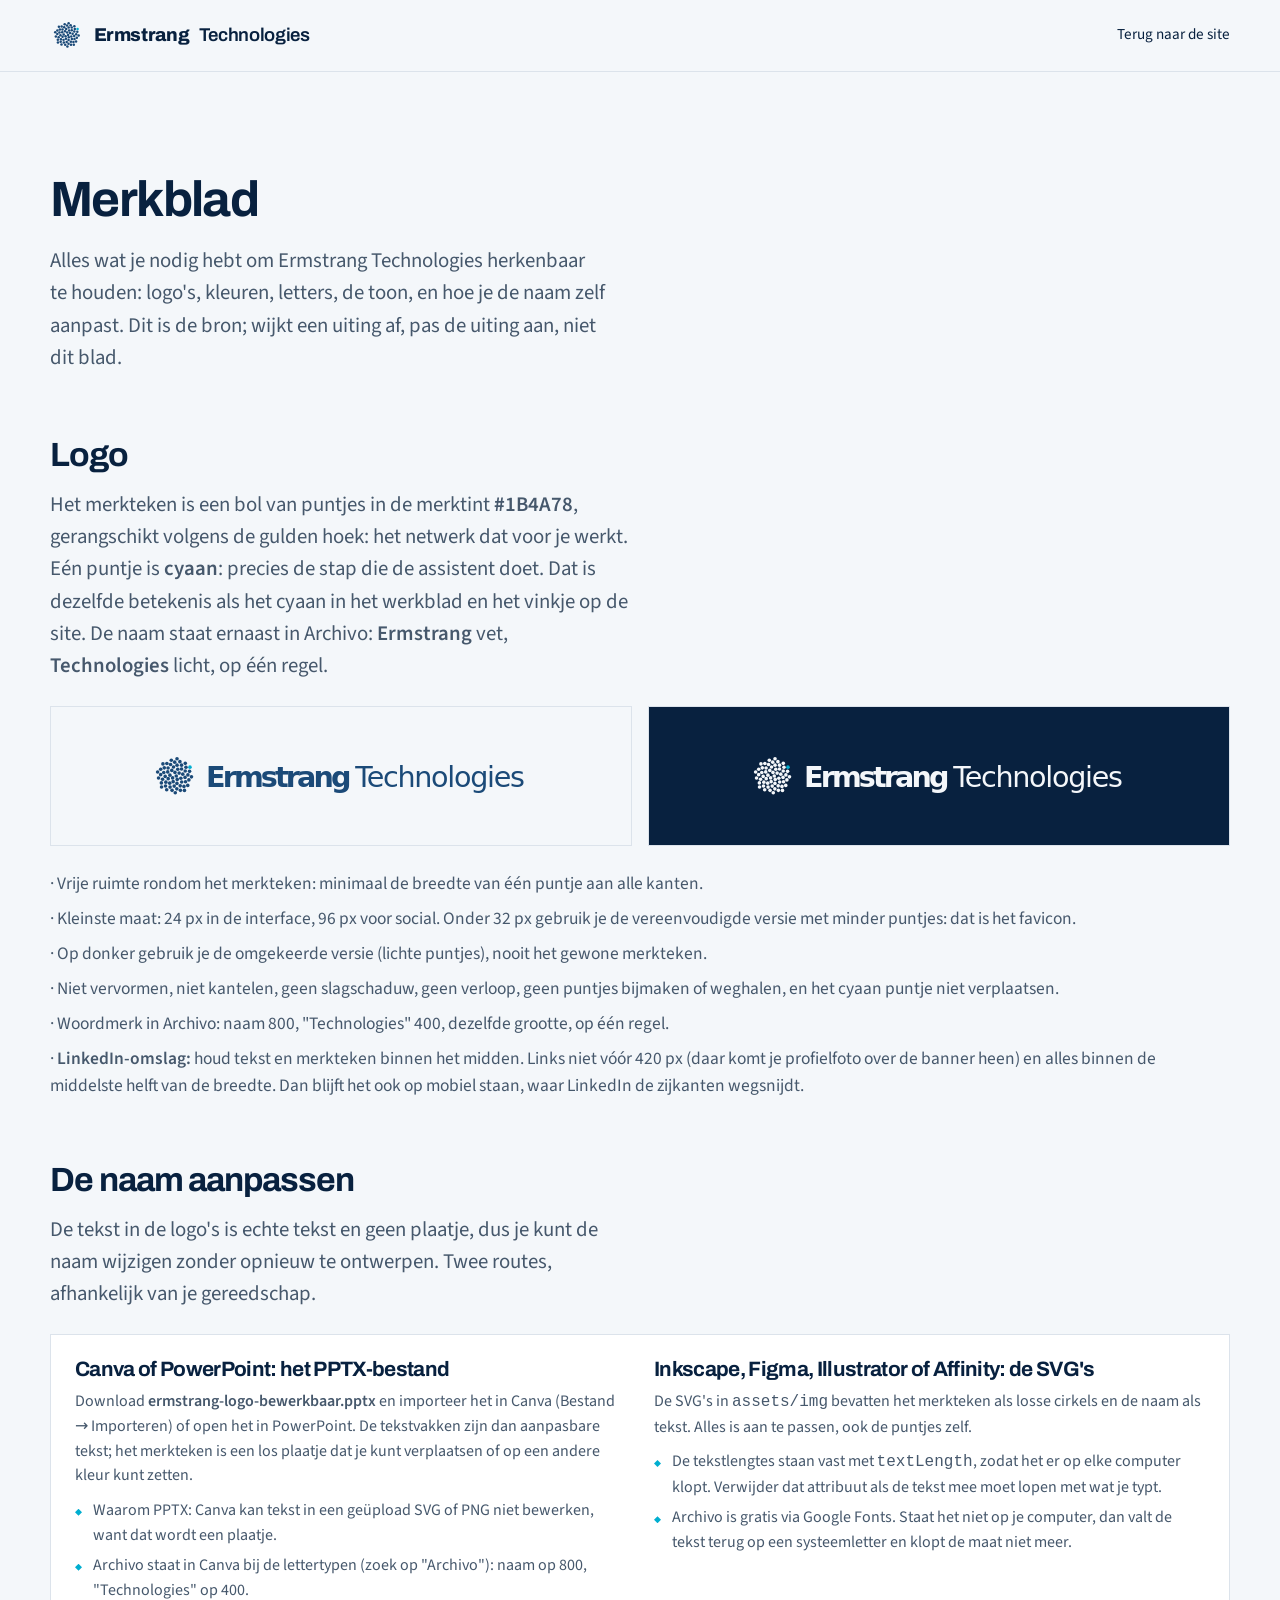
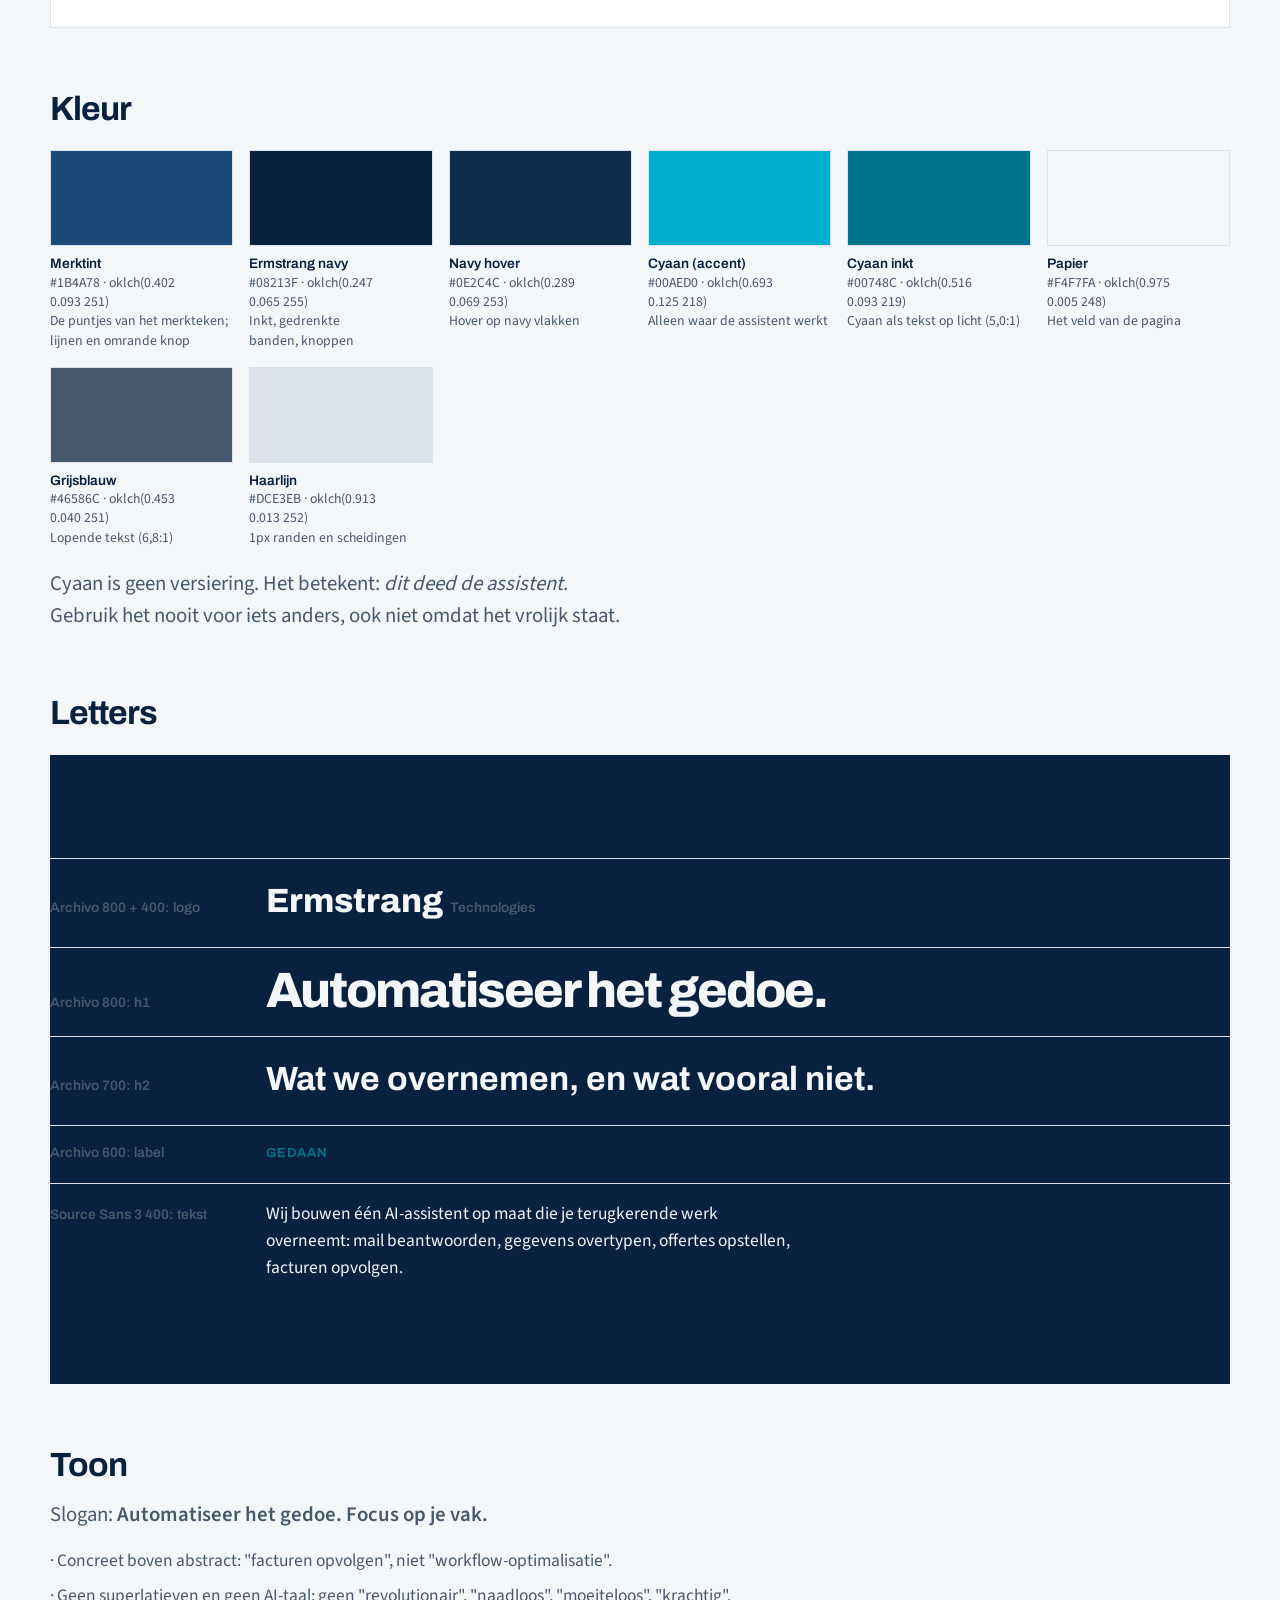
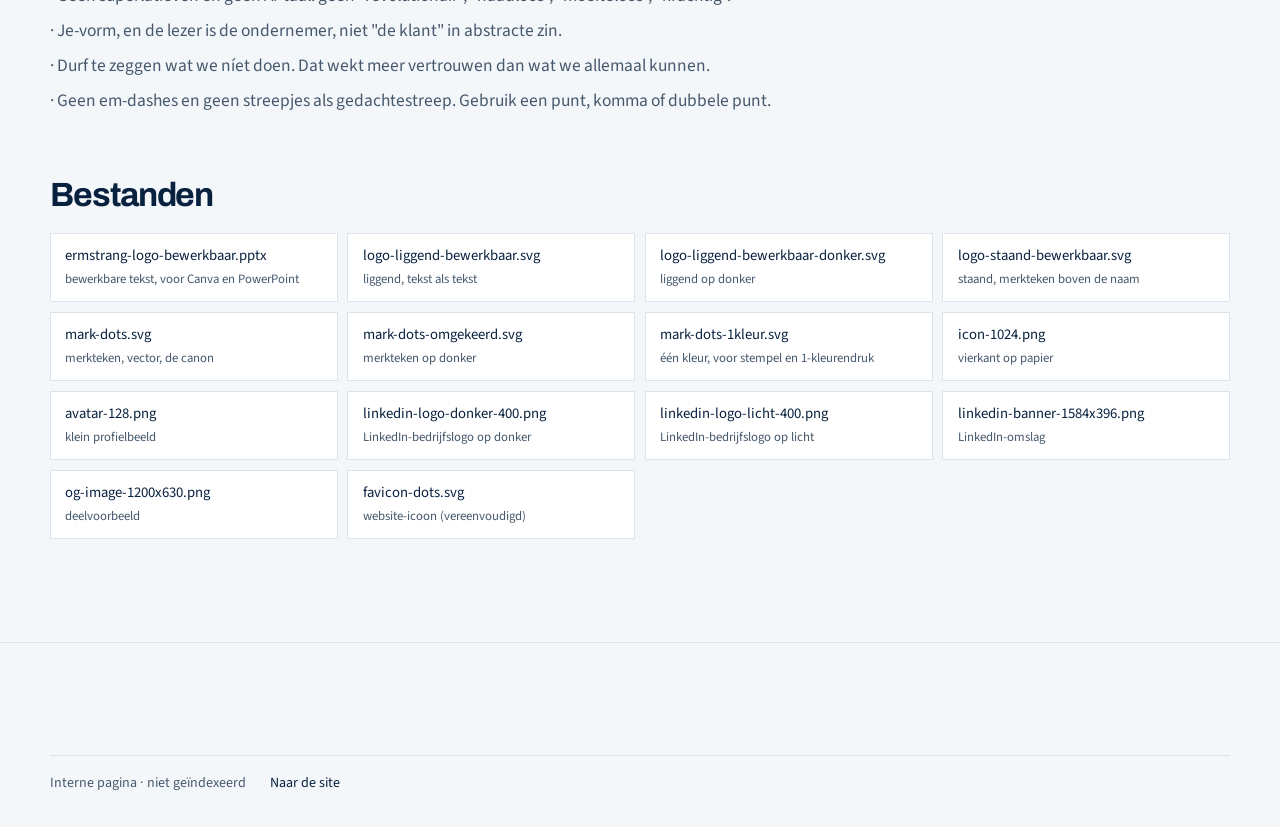
<file: brand/index.html>
<!doctype html>
<html lang="nl">
<head>
<meta charset="utf-8">
<meta name="viewport" content="width=device-width, initial-scale=1">
<title>Merkblad | Ermstrang Technologies</title>
<meta name="robots" content="noindex">
<link rel="icon" href="../assets/img/favicon-dots.svg" type="image/svg+xml">
<link rel="stylesheet" href="../assets/css/style.css">
<style>
  .sw{display:grid; grid-template-columns:repeat(auto-fill,minmax(180px,1fr)); gap:1rem; margin-top:1.5rem}
  .sw__chip{height:96px; border:1px solid var(--hairline)}
  .sw__meta{padding-top:.5rem; font-size:.86rem; color:var(--muted); line-height:1.4}
  .sw__meta b{display:block; color:var(--navy); font-family:var(--display); font-weight:600}
  .demo{display:grid; gap:1.25rem; margin-top:1.5rem}
  .demo__row{display:grid; grid-template-columns:12rem 1fr; gap:1.5rem; align-items:baseline;
    border-top:1px solid var(--hairline); padding-top:1rem}
  .demo__row span{font-size:.86rem; color:var(--muted); font-family:var(--display); font-weight:600}
  .lockups{display:grid; grid-template-columns:1fr 1fr; gap:1rem; margin-top:1.5rem}
  .lockups > div{display:grid; place-items:center; padding:2.5rem; border:1px solid var(--hairline)}
  .lockups img{display:block; max-width:100%}
  .dl{display:grid; grid-template-columns:repeat(auto-fill,minmax(230px,1fr)); gap:.6rem; margin-top:1.25rem}
  .dl a{display:block; padding:.7rem .9rem; border:1px solid var(--hairline); text-decoration:none;
    color:var(--navy); font-size:.92rem; background:var(--surface)}
  .dl a:hover{border-color:var(--navy-500)}
  .dl a small{display:block; color:var(--muted); font-size:.8rem; margin-top:.15rem}
  .rules li{margin-bottom:.5rem; color:var(--muted)}
  .howto{border:1px solid var(--hairline); background:var(--surface); padding:1.5rem; margin-top:1.5rem;
    display:grid; grid-template-columns:1fr 1fr; gap:1.75rem}
  .howto h3{font-size:var(--step-1); margin-bottom:.5rem}
  .howto p, .howto li{color:var(--muted); font-size:1rem}
  .howto ul{margin-top:.6rem; display:grid; gap:.35rem; list-style:none}
  .howto li{padding-left:1.1rem; position:relative}
  .howto li::before{content:""; position:absolute; left:0; top:.68em; width:7px; height:7px;
    background:var(--cyan); clip-path:polygon(50% 0,100% 50%,50% 100%,0 50%)}
  @media (max-width:820px){ .howto{grid-template-columns:1fr} .lockups{grid-template-columns:1fr} }
</style>
</head>
<body>

<header class="site-head">
  <div class="wrap site-head__inner">
    <a class="brand" href="../index.html">
      <img src="../assets/img/mark-dots.svg" width="34" height="34" alt="" aria-hidden="true">
      Ermstrang<span class="brand__light">Technologies</span>
    </a>
    <nav class="site-nav" aria-label="Hoofdmenu"><a href="../index.html">Terug naar de site</a></nav>
  </div>
</header>

<main class="wrap band">
  <h1 style="font-size:var(--step-4)">Merkblad</h1>
  <p class="lede" style="margin-top:1.2rem">Alles wat je nodig hebt om Ermstrang Technologies
    herkenbaar te houden: logo's, kleuren, letters, de toon, en hoe je de naam zelf aanpast.
    Dit is de bron; wijkt een uiting af, pas de uiting aan, niet dit blad.</p>

  <h2 style="margin-top:var(--band-tight)">Logo</h2>
  <p class="lede" style="margin-top:1rem">Het merkteken is een bol van puntjes in de merktint
    <strong>#1B4A78</strong>, gerangschikt volgens de gulden hoek: het netwerk dat voor je werkt.
    Eén puntje is <strong>cyaan</strong>: precies de stap die de assistent doet. Dat is dezelfde
    betekenis als het cyaan in het werkblad en het vinkje op de site. De naam staat ernaast in
    Archivo: <strong>Ermstrang</strong> vet, <strong>Technologies</strong> licht, op één regel.</p>
  <div class="lockups">
    <div style="background:var(--paper)">
      <img src="../assets/img/logo-liggend-bewerkbaar.svg" width="390" alt="Logo Ermstrang Technologies op licht">
    </div>
    <div style="background:var(--navy)">
      <img src="../assets/img/logo-liggend-bewerkbaar-donker.svg" width="390" alt="Logo Ermstrang Technologies op donker">
    </div>
  </div>
  <ul class="rules" style="margin-top:1.5rem; list-style:none">
    <li>· Vrije ruimte rondom het merkteken: minimaal de breedte van één puntje aan alle kanten.</li>
    <li>· Kleinste maat: 24 px in de interface, 96 px voor social. Onder 32 px gebruik je de
      vereenvoudigde versie met minder puntjes: dat is het favicon.</li>
    <li>· Op donker gebruik je de omgekeerde versie (lichte puntjes), nooit het gewone merkteken.</li>
    <li>· Niet vervormen, niet kantelen, geen slagschaduw, geen verloop, geen puntjes bijmaken of
      weghalen, en het cyaan puntje niet verplaatsen.</li>
    <li>· Woordmerk in Archivo: naam 800, "Technologies" 400, dezelfde grootte, op één regel.</li>
    <li>· <strong>LinkedIn-omslag:</strong> houd tekst en merkteken binnen het midden. Links niet
      vóór 420 px (daar komt je profielfoto over de banner heen) en alles binnen de middelste helft
      van de breedte. Dan blijft het ook op mobiel staan, waar LinkedIn de zijkanten wegsnijdt.</li>
  </ul>

  <h2 style="margin-top:var(--band-tight)">De naam aanpassen</h2>
  <p class="lede" style="margin-top:1rem">De tekst in de logo's is echte tekst en geen plaatje, dus je
    kunt de naam wijzigen zonder opnieuw te ontwerpen. Twee routes, afhankelijk van je gereedschap.</p>
  <div class="howto">
    <div>
      <h3>Canva of PowerPoint: het PPTX-bestand</h3>
      <p>Download <strong>ermstrang-logo-bewerkbaar.pptx</strong> en importeer het in Canva
        (Bestand → Importeren) of open het in PowerPoint. De tekstvakken zijn dan aanpasbare tekst;
        het merkteken is een los plaatje dat je kunt verplaatsen of op een andere kleur kunt zetten.</p>
      <ul>
        <li>Waarom PPTX: Canva kan tekst in een geüpload SVG of PNG niet bewerken, want dat wordt een plaatje.</li>
        <li>Archivo staat in Canva bij de lettertypen (zoek op "Archivo"): naam op 800,
          "Technologies" op 400.</li>
      </ul>
    </div>
    <div>
      <h3>Inkscape, Figma, Illustrator of Affinity: de SVG's</h3>
      <p>De SVG's in <code>assets/img</code> bevatten het merkteken als losse cirkels en de naam als
        tekst. Alles is aan te passen, ook de puntjes zelf.</p>
      <ul>
        <li>De tekstlengtes staan vast met <code>textLength</code>, zodat het er op elke computer
          klopt. Verwijder dat attribuut als de tekst mee moet lopen met wat je typt.</li>
        <li>Archivo is gratis via Google Fonts. Staat het niet op je computer, dan valt de tekst
          terug op een systeemletter en klopt de maat niet meer.</li>
      </ul>
    </div>
  </div>

  <h2 style="margin-top:var(--band-tight)">Kleur</h2>
  <div class="sw">
    <div><div class="sw__chip" style="background:#1B4A78"></div><p class="sw__meta"><b>Merktint</b>#1B4A78 · oklch(0.402 0.093 251)<br>De puntjes van het merkteken; lijnen en omrande knop</p></div>
    <div><div class="sw__chip" style="background:#08213F"></div><p class="sw__meta"><b>Ermstrang navy</b>#08213F · oklch(0.247 0.065 255)<br>Inkt, gedrenkte banden, knoppen</p></div>
    <div><div class="sw__chip" style="background:#0E2C4C"></div><p class="sw__meta"><b>Navy hover</b>#0E2C4C · oklch(0.289 0.069 253)<br>Hover op navy vlakken</p></div>
    <div><div class="sw__chip" style="background:#00AED0"></div><p class="sw__meta"><b>Cyaan (accent)</b>#00AED0 · oklch(0.693 0.125 218)<br>Alleen waar de assistent werkt</p></div>
    <div><div class="sw__chip" style="background:#00748C"></div><p class="sw__meta"><b>Cyaan inkt</b>#00748C · oklch(0.516 0.093 219)<br>Cyaan als tekst op licht (5,0:1)</p></div>
    <div><div class="sw__chip" style="background:#F4F7FA"></div><p class="sw__meta"><b>Papier</b>#F4F7FA · oklch(0.975 0.005 248)<br>Het veld van de pagina</p></div>
    <div><div class="sw__chip" style="background:#46586C"></div><p class="sw__meta"><b>Grijsblauw</b>#46586C · oklch(0.453 0.040 251)<br>Lopende tekst (6,8:1)</p></div>
    <div><div class="sw__chip" style="background:#DCE3EB"></div><p class="sw__meta"><b>Haarlijn</b>#DCE3EB · oklch(0.913 0.013 252)<br>1px randen en scheidingen</p></div>
  </div>
  <p class="lede" style="margin-top:1.25rem">Cyaan is geen versiering. Het betekent: <em>dit deed de
    assistent</em>. Gebruik het nooit voor iets anders, ook niet omdat het vrolijk staat.</p>

  <h2 style="margin-top:var(--band-tight)">Letters</h2>
  <div class="demo">
    <div class="demo__row"><span>Archivo 800 + 400: logo</span><p style="font-family:var(--display);font-size:var(--step-3);margin:0"><b style="font-weight:800">Ermstrang</b> <span style="font-weight:400">Technologies</span></p></div>
    <div class="demo__row"><span>Archivo 800: h1</span><p style="font-family:var(--display);font-weight:800;font-size:var(--step-4);line-height:1.05;letter-spacing:-.04em;margin:0">Automatiseer het gedoe.</p></div>
    <div class="demo__row"><span>Archivo 700: h2</span><p style="font-family:var(--display);font-weight:700;font-size:var(--step-3);margin:0">Wat we overnemen, en wat vooral niet.</p></div>
    <div class="demo__row"><span>Archivo 600: label</span><p style="font-family:var(--display);font-weight:600;font-size:.82rem;letter-spacing:.06em;text-transform:uppercase;color:var(--cyan-ink);margin:0">Gedaan</p></div>
    <div class="demo__row"><span>Source Sans 3 400: tekst</span><p style="margin:0;max-width:60ch">Wij bouwen één AI-assistent op maat die je terugkerende werk overneemt: mail beantwoorden, gegevens overtypen, offertes opstellen, facturen opvolgen.</p></div>
  </div>

  <h2 style="margin-top:var(--band-tight)">Toon</h2>
  <p class="lede" style="margin-top:1rem">Slogan: <strong>Automatiseer het gedoe. Focus op je vak.</strong></p>
  <ul class="rules" style="margin-top:1rem; list-style:none">
    <li>· Concreet boven abstract: "facturen opvolgen", niet "workflow-optimalisatie".</li>
    <li>· Geen superlatieven en geen AI-taal: geen "revolutionair", "naadloos", "moeiteloos", "krachtig".</li>
    <li>· Je-vorm, en de lezer is de ondernemer, niet "de klant" in abstracte zin.</li>
    <li>· Durf te zeggen wat we níet doen. Dat wekt meer vertrouwen dan wat we allemaal kunnen.</li>
    <li>· Geen em-dashes en geen streepjes als gedachtestreep. Gebruik een punt, komma of dubbele punt.</li>
  </ul>

  <h2 style="margin-top:var(--band-tight)">Bestanden</h2>
  <div class="dl">
    <a href="../assets/brand/ermstrang-logo-bewerkbaar.pptx" download>ermstrang-logo-bewerkbaar.pptx<small>bewerkbare tekst, voor Canva en PowerPoint</small></a>
    <a href="../assets/img/logo-liggend-bewerkbaar.svg" download>logo-liggend-bewerkbaar.svg<small>liggend, tekst als tekst</small></a>
    <a href="../assets/img/logo-liggend-bewerkbaar-donker.svg" download>logo-liggend-bewerkbaar-donker.svg<small>liggend op donker</small></a>
    <a href="../assets/img/logo-staand-bewerkbaar.svg" download>logo-staand-bewerkbaar.svg<small>staand, merkteken boven de naam</small></a>
    <a href="../assets/img/mark-dots.svg" download>mark-dots.svg<small>merkteken, vector, de canon</small></a>
    <a href="../assets/img/mark-dots-omgekeerd.svg" download>mark-dots-omgekeerd.svg<small>merkteken op donker</small></a>
    <a href="../assets/img/mark-dots-1kleur.svg" download>mark-dots-1kleur.svg<small>één kleur, voor stempel en 1-kleurendruk</small></a>
    <a href="../assets/brand/icon-1024.png" download>icon-1024.png<small>vierkant op papier</small></a>
    <a href="../assets/brand/avatar-128.png" download>avatar-128.png<small>klein profielbeeld</small></a>
    <a href="../assets/brand/linkedin-logo-donker-400.png" download>linkedin-logo-donker-400.png<small>LinkedIn-bedrijfslogo op donker</small></a>
    <a href="../assets/brand/linkedin-logo-licht-400.png" download>linkedin-logo-licht-400.png<small>LinkedIn-bedrijfslogo op licht</small></a>
    <a href="../assets/brand/linkedin-banner-1584x396.png" download>linkedin-banner-1584x396.png<small>LinkedIn-omslag</small></a>
    <a href="../assets/brand/og-image-1200x630.png" download>og-image-1200x630.png<small>deelvoorbeeld</small></a>
    <a href="../assets/img/favicon-dots.svg" download>favicon-dots.svg<small>website-icoon (vereenvoudigd)</small></a>
  </div>
</main>

<footer class="site-foot">
  <div class="wrap"><p class="site-foot__legal"><span>Interne pagina · niet geïndexeerd</span><span><a href="../index.html">Naar de site</a></span></p></div>
</footer>
</body>
</html>
</file>
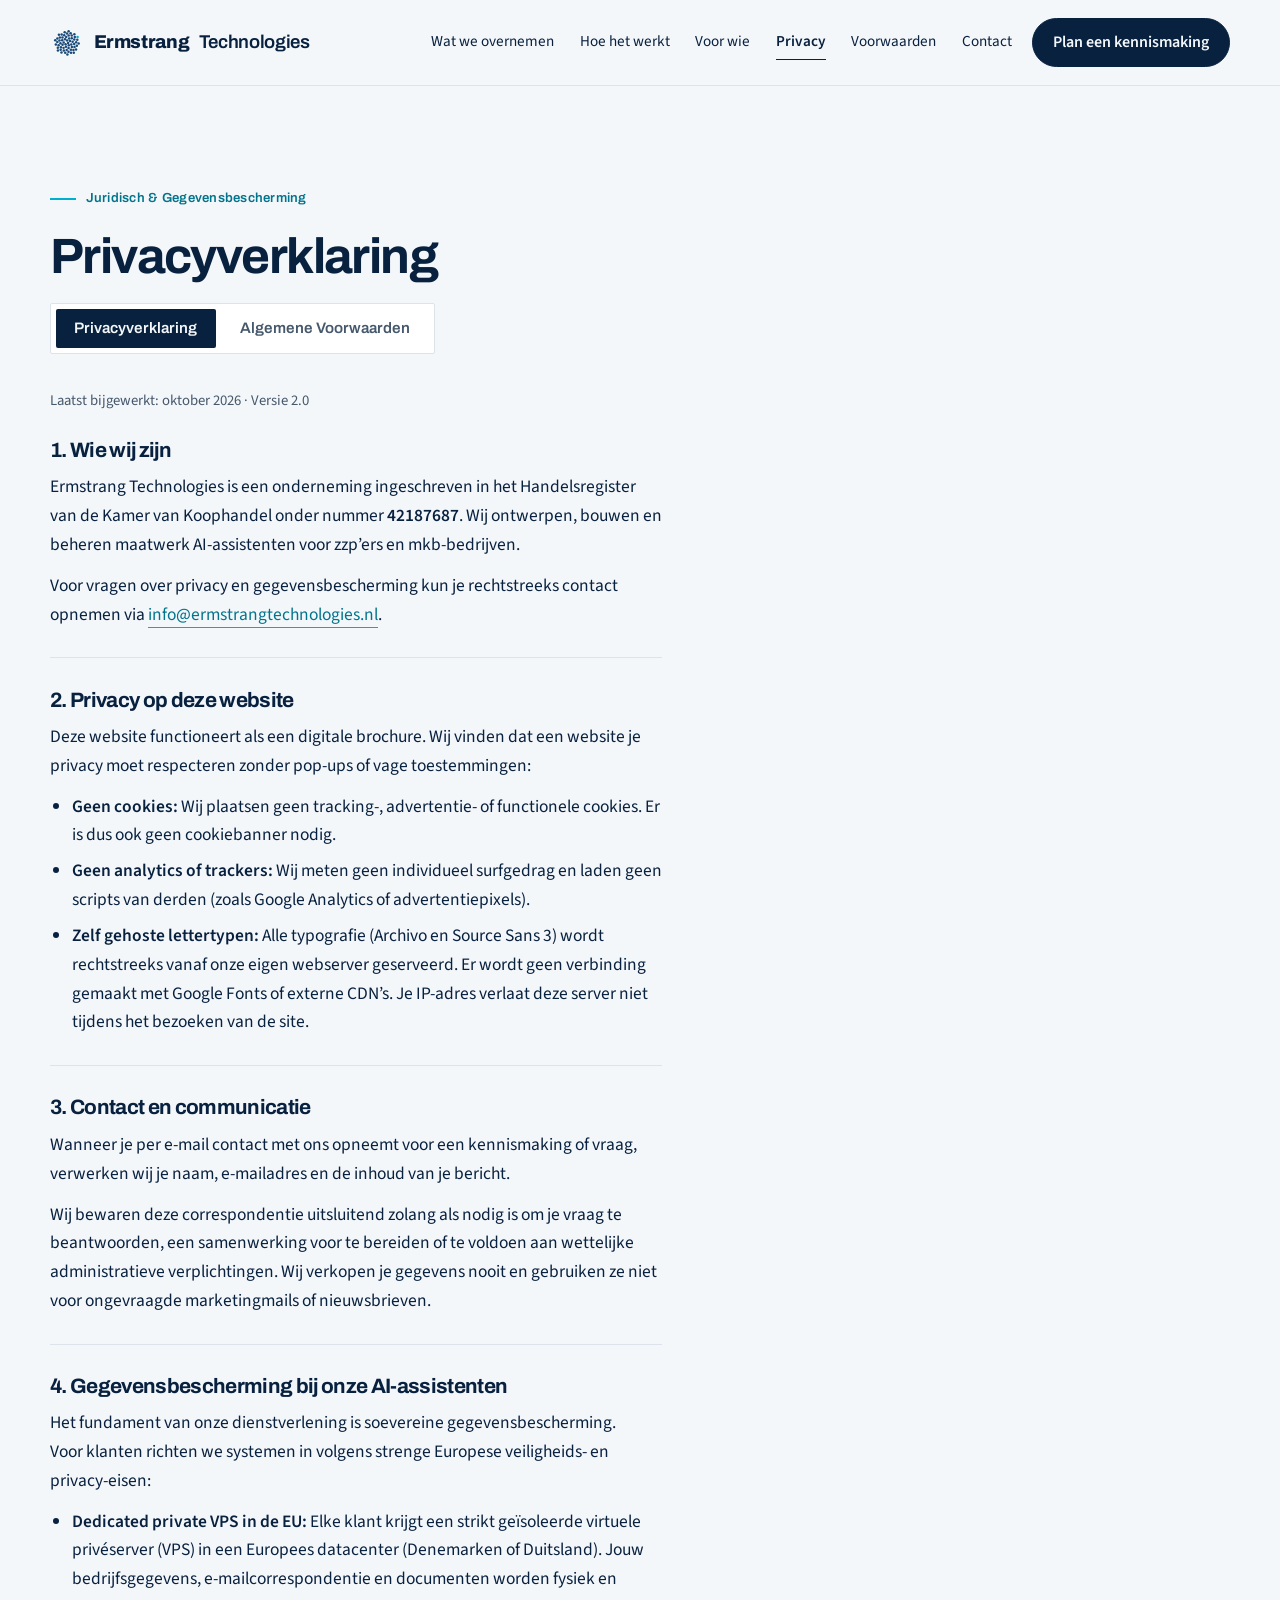
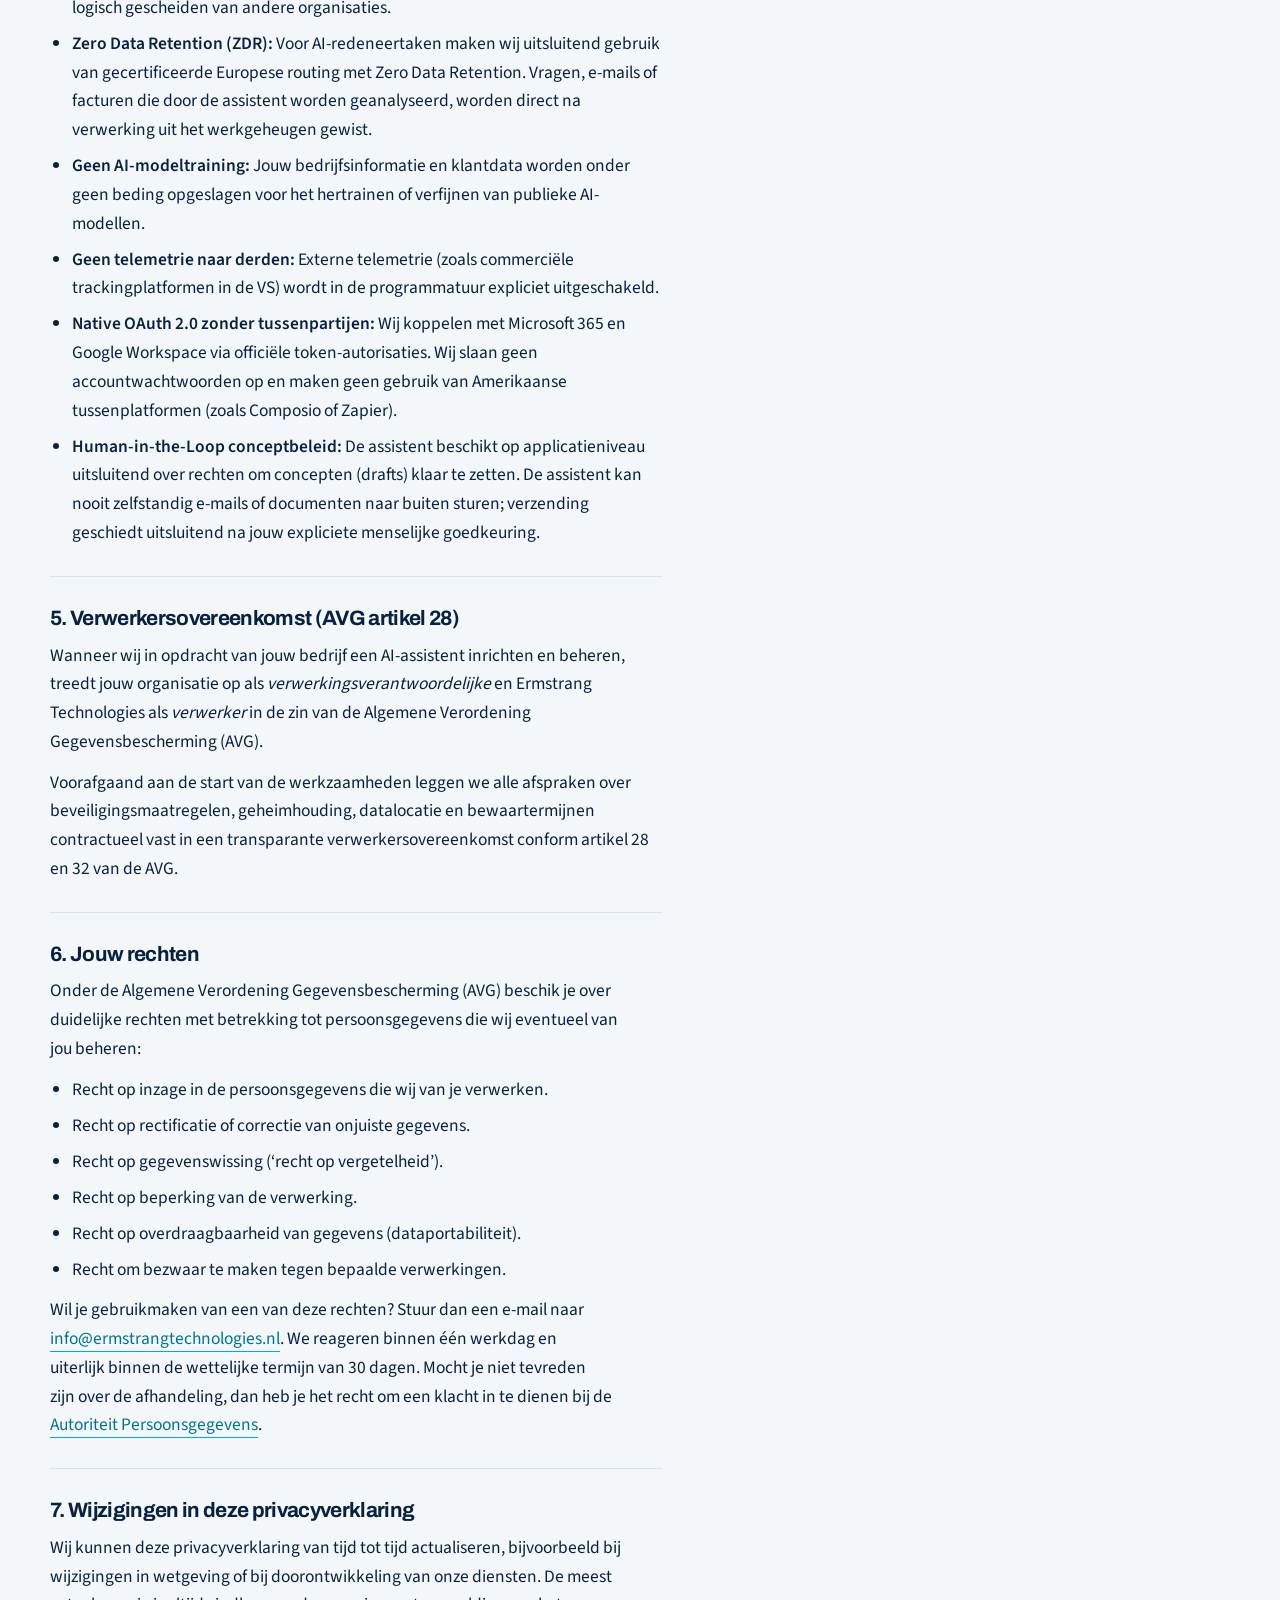
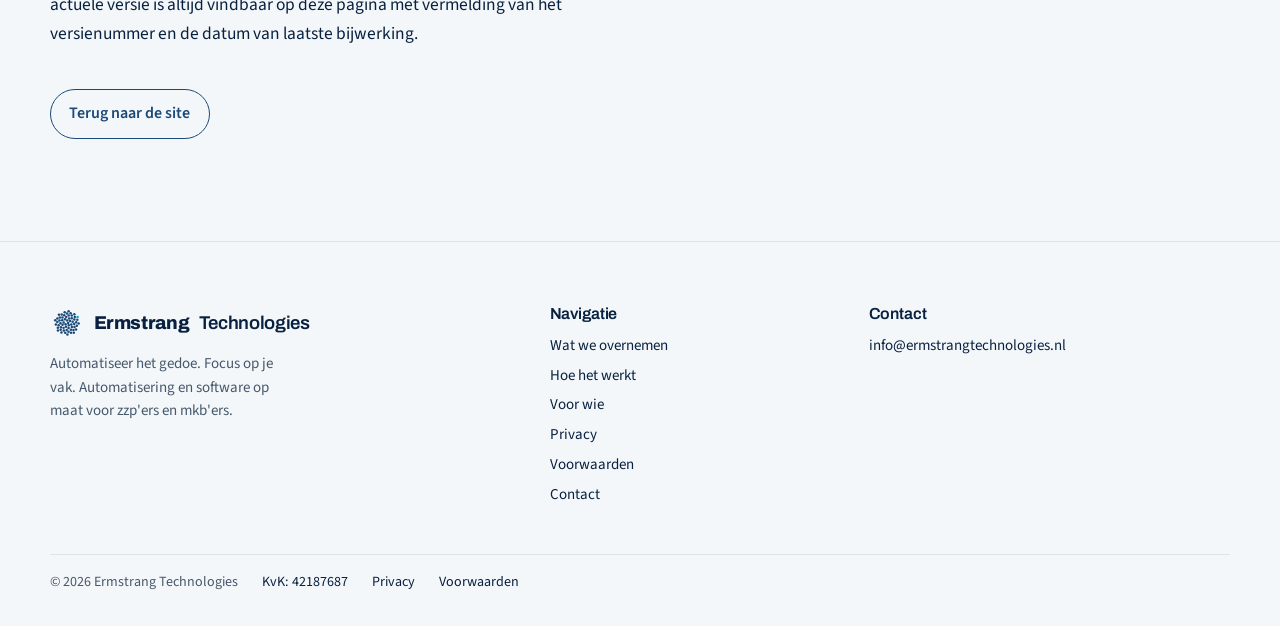
<file: privacy/index.html>
<!doctype html>
<html lang="nl">
<head>
<meta charset="utf-8">
<meta name="viewport" content="width=device-width, initial-scale=1">
<title>Privacyverklaring | Ermstrang Technologies</title>
<meta name="description" content="Privacyverklaring van Ermstrang Technologies: 100% EU-verwerking op eigen private VPS, Zero Data Retention (ZDR), geen cookies en geen trackers.">
<link rel="canonical" href="https://ermstrangtechnologies.nl/privacy">
<meta name="theme-color" content="#08213F">

<meta property="og:type" content="website">
<meta property="og:locale" content="nl_NL">
<meta property="og:site_name" content="Ermstrang Technologies">
<meta property="og:title" content="Privacyverklaring | Ermstrang Technologies">
<meta property="og:description" content="Wat Ermstrang Technologies met je gegevens doet: 100% EU-verwerking, Zero Data Retention (ZDR), geen cookies en geen trackers.">
<meta property="og:url" content="https://ermstrangtechnologies.nl/privacy">
<meta property="og:image" content="https://ermstrangtechnologies.nl/assets/img/og-image.png">
<meta property="og:image:width" content="1200">
<meta property="og:image:height" content="630">
<meta name="twitter:card" content="summary_large_image">

<link rel="icon" href="/assets/img/favicon-dots.svg" type="image/svg+xml">
<link rel="alternate icon" href="/assets/img/favicon-32.png" sizes="32x32">
<link rel="apple-touch-icon" href="/assets/img/apple-touch-icon.png">

<link rel="preload" href="/assets/fonts/archivo-700-normal-latin.woff2" as="font" type="font/woff2" crossorigin>
<link rel="preload" href="/assets/fonts/source-sans-3-400-normal-latin.woff2" as="font" type="font/woff2" crossorigin>
<link rel="stylesheet" href="/assets/css/style.css">
<script>document.documentElement.classList.add('js');</script>
</head>
<body>
<a class="skip" href="#main">Naar de inhoud</a>

<header class="site-head">
  <div class="wrap site-head__inner">
    <a class="brand" href="/">
      <img src="/assets/img/mark-dots.svg" width="34" height="34" alt="" aria-hidden="true">
      Ermstrang<span class="brand__light">Technologies</span>
    </a>
    <nav class="site-nav" aria-label="Hoofdmenu">
      <a href="/#wat">Wat we overnemen</a>
      <a href="/#hoe">Hoe het werkt</a>
      <a href="/#voor-wie">Voor wie</a>
      <a href="/privacy" aria-current="page">Privacy</a>
      <a href="/voorwaarden">Voorwaarden</a>
      <a href="/#contact">Contact</a>
    </nav>
    <a class="btn" href="/#contact">Plan een kennismaking</a>
  </div>
</header>

<main class="wrap band" id="main">
  <div class="measure">
    <p class="kicker">Juridisch & Gegevensbescherming</p>
    <h1 style="font-size:var(--step-4); margin-top:.3rem">Privacyverklaring</h1>

    <nav class="legal-nav" aria-label="Juridische documenten">
      <a href="/privacy" class="legal-nav__tab is-active" aria-current="page">Privacyverklaring</a>
      <a href="/voorwaarden" class="legal-nav__tab">Algemene Voorwaarden</a>
    </nav>

    <p class="legal-meta">Laatst bijgewerkt: oktober 2026 · Versie 2.0</p>

    <div class="legal-body" style="margin-top:1.5rem">
      <article class="legal-article">
        <h2>1. Wie wij zijn</h2>
        <p>Ermstrang Technologies is een onderneming ingeschreven in het Handelsregister van de Kamer van Koophandel onder nummer <strong>42187687</strong>. Wij ontwerpen, bouwen en beheren maatwerk AI-assistenten voor zzp’ers en mkb-bedrijven.</p>
        <p>Voor vragen over privacy en gegevensbescherming kun je rechtstreeks contact opnemen via <a class="link" href="mailto:info@ermstrangtechnologies.nl">info@ermstrangtechnologies.nl</a>.</p>
      </article>

      <article class="legal-article">
        <h2>2. Privacy op deze website</h2>
        <p>Deze website functioneert als een digitale brochure. Wij vinden dat een website je privacy moet respecteren zonder pop-ups of vage toestemmingen:</p>
        <ul>
          <li><strong>Geen cookies:</strong> Wij plaatsen geen tracking-, advertentie- of functionele cookies. Er is dus ook geen cookiebanner nodig.</li>
          <li><strong>Geen analytics of trackers:</strong> Wij meten geen individueel surfgedrag en laden geen scripts van derden (zoals Google Analytics of advertentiepixels).</li>
          <li><strong>Zelf gehoste lettertypen:</strong> Alle typografie (Archivo en Source Sans 3) wordt rechtstreeks vanaf onze eigen webserver geserveerd. Er wordt geen verbinding gemaakt met Google Fonts of externe CDN’s. Je IP-adres verlaat deze server niet tijdens het bezoeken van de site.</li>
        </ul>
      </article>

      <article class="legal-article">
        <h2>3. Contact en communicatie</h2>
        <p>Wanneer je per e-mail contact met ons opneemt voor een kennismaking of vraag, verwerken wij je naam, e-mailadres en de inhoud van je bericht.</p>
        <p>Wij bewaren deze correspondentie uitsluitend zolang als nodig is om je vraag te beantwoorden, een samenwerking voor te bereiden of te voldoen aan wettelijke administratieve verplichtingen. Wij verkopen je gegevens nooit en gebruiken ze niet voor ongevraagde marketingmails of nieuwsbrieven.</p>
      </article>

      <article class="legal-article">
        <h2>4. Gegevensbescherming bij onze AI-assistenten</h2>
        <p>Het fundament van onze dienstverlening is soevereine gegevensbescherming. Voor klanten richten we systemen in volgens strenge Europese veiligheids- en privacy-eisen:</p>
        <ul>
          <li><strong>Dedicated private VPS in de EU:</strong> Elke klant krijgt een strikt geïsoleerde virtuele privéserver (VPS) in een Europees datacenter (Denemarken of Duitsland). Jouw bedrijfsgegevens, e-mailcorrespondentie en documenten worden fysiek en logisch gescheiden van andere organisaties.</li>
          <li><strong>Zero Data Retention (ZDR):</strong> Voor AI-redeneertaken maken wij uitsluitend gebruik van gecertificeerde Europese routing met Zero Data Retention. Vragen, e-mails of facturen die door de assistent worden geanalyseerd, worden direct na verwerking uit het werkgeheugen gewist.</li>
          <li><strong>Geen AI-modeltraining:</strong> Jouw bedrijfsinformatie en klantdata worden onder geen beding opgeslagen voor het hertrainen of verfijnen van publieke AI-modellen.</li>
          <li><strong>Geen telemetrie naar derden:</strong> Externe telemetrie (zoals commerciële trackingplatformen in de VS) wordt in de programmatuur expliciet uitgeschakeld.</li>
          <li><strong>Native OAuth 2.0 zonder tussenpartijen:</strong> Wij koppelen met Microsoft 365 en Google Workspace via officiële token-autorisaties. Wij slaan geen accountwachtwoorden op en maken geen gebruik van Amerikaanse tussenplatformen (zoals Composio of Zapier).</li>
          <li><strong>Human-in-the-Loop conceptbeleid:</strong> De assistent beschikt op applicatieniveau uitsluitend over rechten om concepten (drafts) klaar te zetten. De assistent kan nooit zelfstandig e-mails of documenten naar buiten sturen; verzending geschiedt uitsluitend na jouw expliciete menselijke goedkeuring.</li>
        </ul>
      </article>

      <article class="legal-article">
        <h2>5. Verwerkersovereenkomst (AVG artikel 28)</h2>
        <p>Wanneer wij in opdracht van jouw bedrijf een AI-assistent inrichten en beheren, treedt jouw organisatie op als <em>verwerkingsverantwoordelijke</em> en Ermstrang Technologies als <em>verwerker</em> in de zin van de Algemene Verordening Gegevensbescherming (AVG).</p>
        <p>Voorafgaand aan de start van de werkzaamheden leggen we alle afspraken over beveiligingsmaatregelen, geheimhouding, datalocatie en bewaartermijnen contractueel vast in een transparante verwerkersovereenkomst conform artikel 28 en 32 van de AVG.</p>
      </article>

      <article class="legal-article">
        <h2>6. Jouw rechten</h2>
        <p>Onder de Algemene Verordening Gegevensbescherming (AVG) beschik je over duidelijke rechten met betrekking tot persoonsgegevens die wij eventueel van jou beheren:</p>
        <ul>
          <li>Recht op inzage in de persoonsgegevens die wij van je verwerken.</li>
          <li>Recht op rectificatie of correctie van onjuiste gegevens.</li>
          <li>Recht op gegevenswissing (‘recht op vergetelheid’).</li>
          <li>Recht op beperking van de verwerking.</li>
          <li>Recht op overdraagbaarheid van gegevens (dataportabiliteit).</li>
          <li>Recht om bezwaar te maken tegen bepaalde verwerkingen.</li>
        </ul>
        <p>Wil je gebruikmaken van een van deze rechten? Stuur dan een e-mail naar <a class="link" href="mailto:info@ermstrangtechnologies.nl">info@ermstrangtechnologies.nl</a>. We reageren binnen één werkdag en uiterlijk binnen de wettelijke termijn van 30 dagen. Mocht je niet tevreden zijn over de afhandeling, dan heb je het recht om een klacht in te dienen bij de <a class="link" href="https://autoriteitpersoonsgegevens.nl" target="_blank" rel="noopener noreferrer">Autoriteit Persoonsgegevens</a>.</p>
      </article>

      <article class="legal-article">
        <h2>7. Wijzigingen in deze privacyverklaring</h2>
        <p>Wij kunnen deze privacyverklaring van tijd tot tijd actualiseren, bijvoorbeeld bij wijzigingen in wetgeving of bij doorontwikkeling van onze diensten. De meest actuele versie is altijd vindbaar op deze pagina met vermelding van het versienummer en de datum van laatste bijwerking.</p>
      </article>
    </div>

    <p style="margin-top:2.5rem">
      <a class="btn btn--ghost" href="/">Terug naar de site</a>
    </p>
  </div>
</main>

<footer class="site-foot">
  <div class="wrap">
    <div class="site-foot__grid">
      <div class="site-foot__brand">
        <a class="brand" href="/">
          <img src="/assets/img/mark-dots.svg" width="34" height="34" alt="" aria-hidden="true">
          Ermstrang<span class="brand__light">Technologies</span>
        </a>
        <p class="site-foot__tag">Automatiseer het gedoe. Focus op je vak. Automatisering en software op maat voor zzp'ers en mkb'ers.</p>
      </div>
      <div>
        <h4>Navigatie</h4>
        <ul>
          <li><a href="/#wat">Wat we overnemen</a></li>
          <li><a href="/#hoe">Hoe het werkt</a></li>
          <li><a href="/#voor-wie">Voor wie</a></li>
          <li><a href="/privacy">Privacy</a></li>
          <li><a href="/voorwaarden">Voorwaarden</a></li>
          <li><a href="/#contact">Contact</a></li>
        </ul>
      </div>
      <div>
        <h4>Contact</h4>
        <ul>
          <li><a href="mailto:info@ermstrangtechnologies.nl">info@ermstrangtechnologies.nl</a></li>
        </ul>
      </div>
    </div>
    <p class="site-foot__legal">
      <span>© <span id="year">2026</span> Ermstrang Technologies</span>
      <span><a href="https://www.kvk.nl" target="_blank" rel="noopener noreferrer">KvK: 42187687</a></span>
      <span><a href="/privacy">Privacy</a></span>
      <span><a href="/voorwaarden">Voorwaarden</a></span>
    </p>
  </div>
</footer>

<script src="/assets/js/main.js" defer></script>
</body>
</html>
</file>
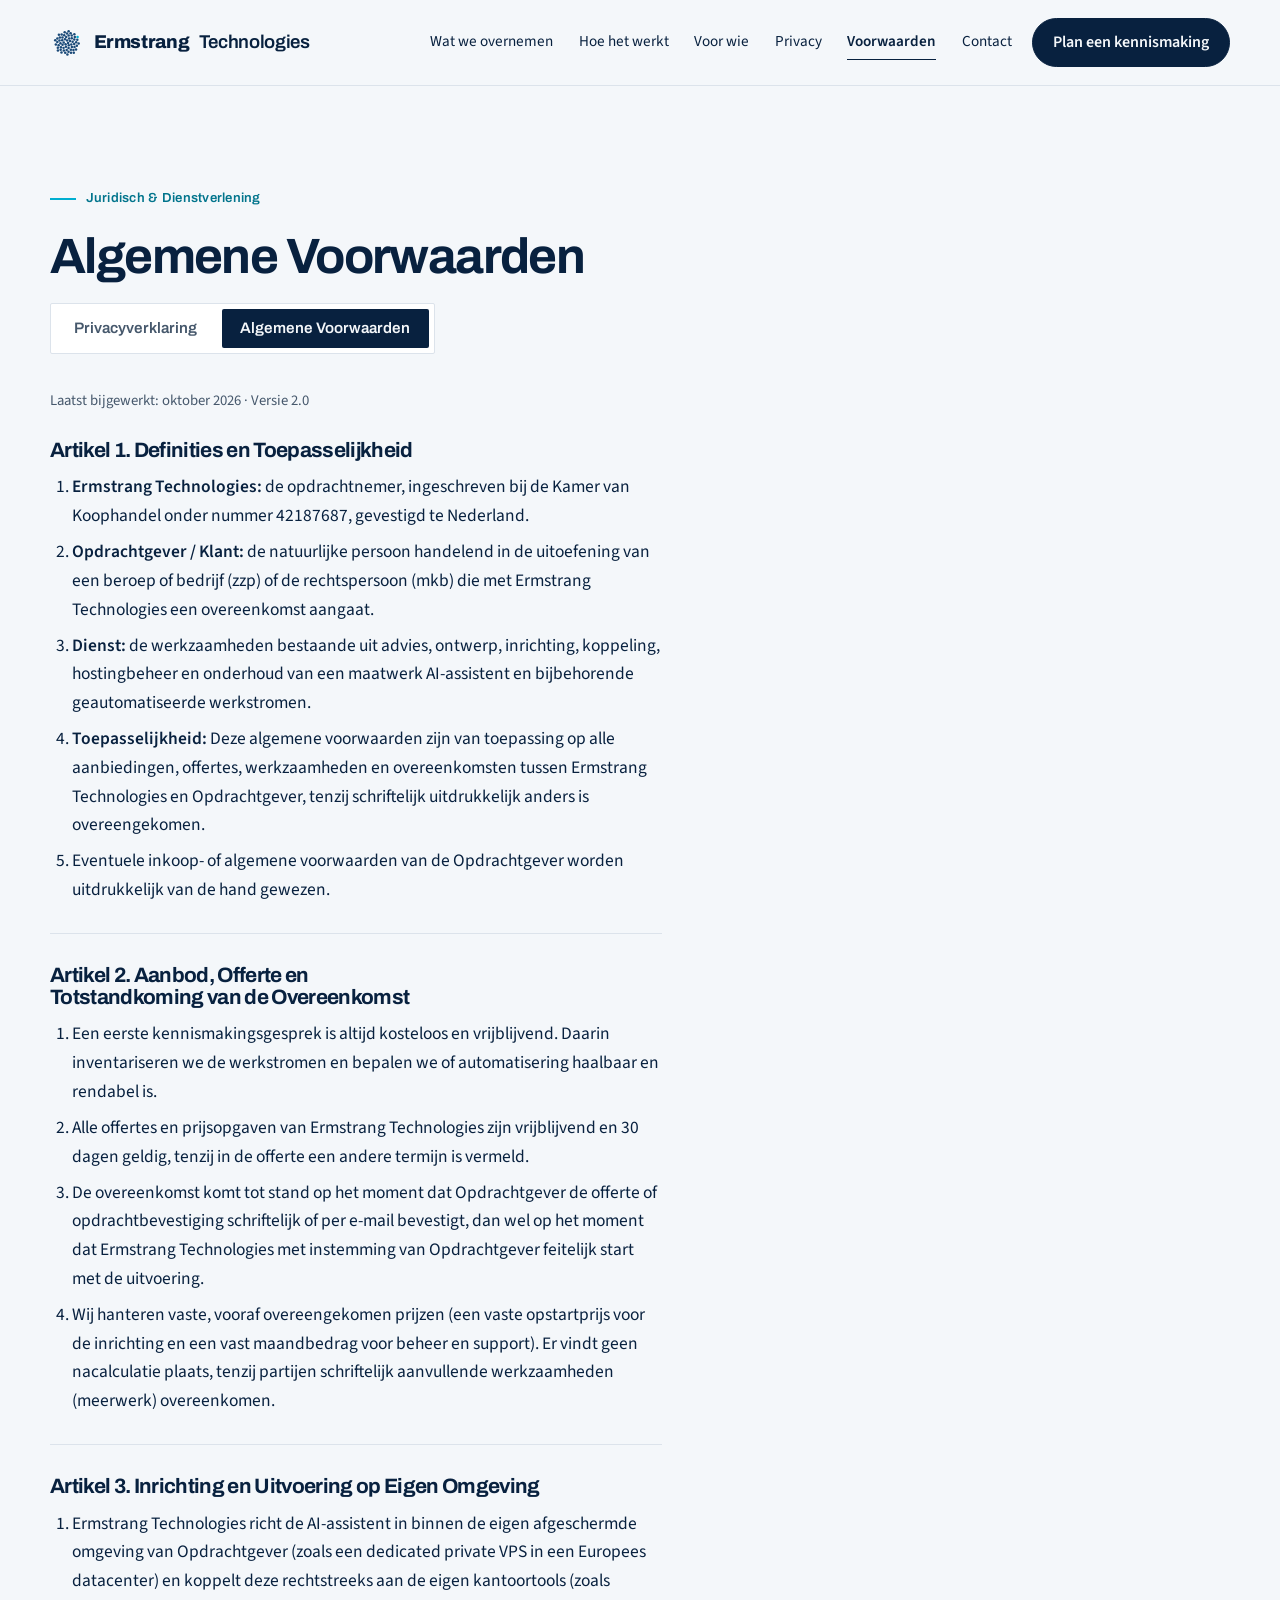
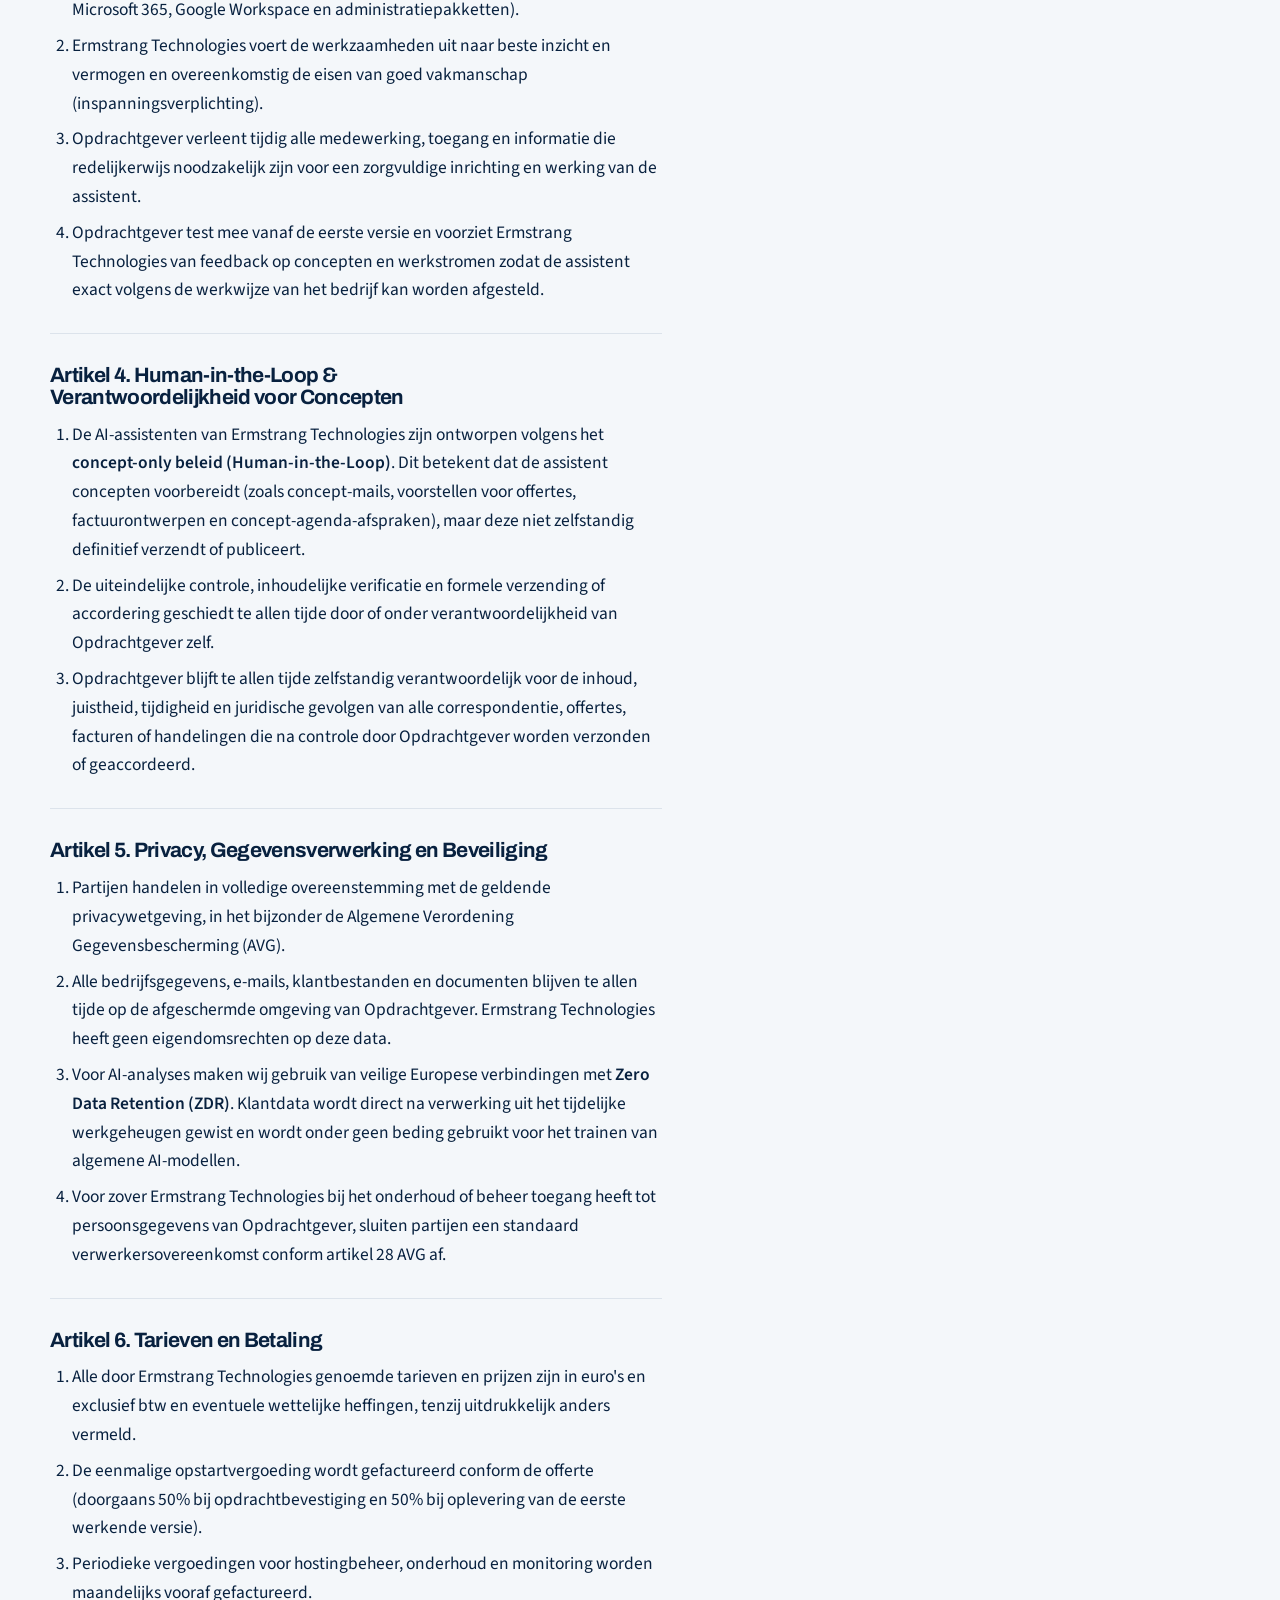
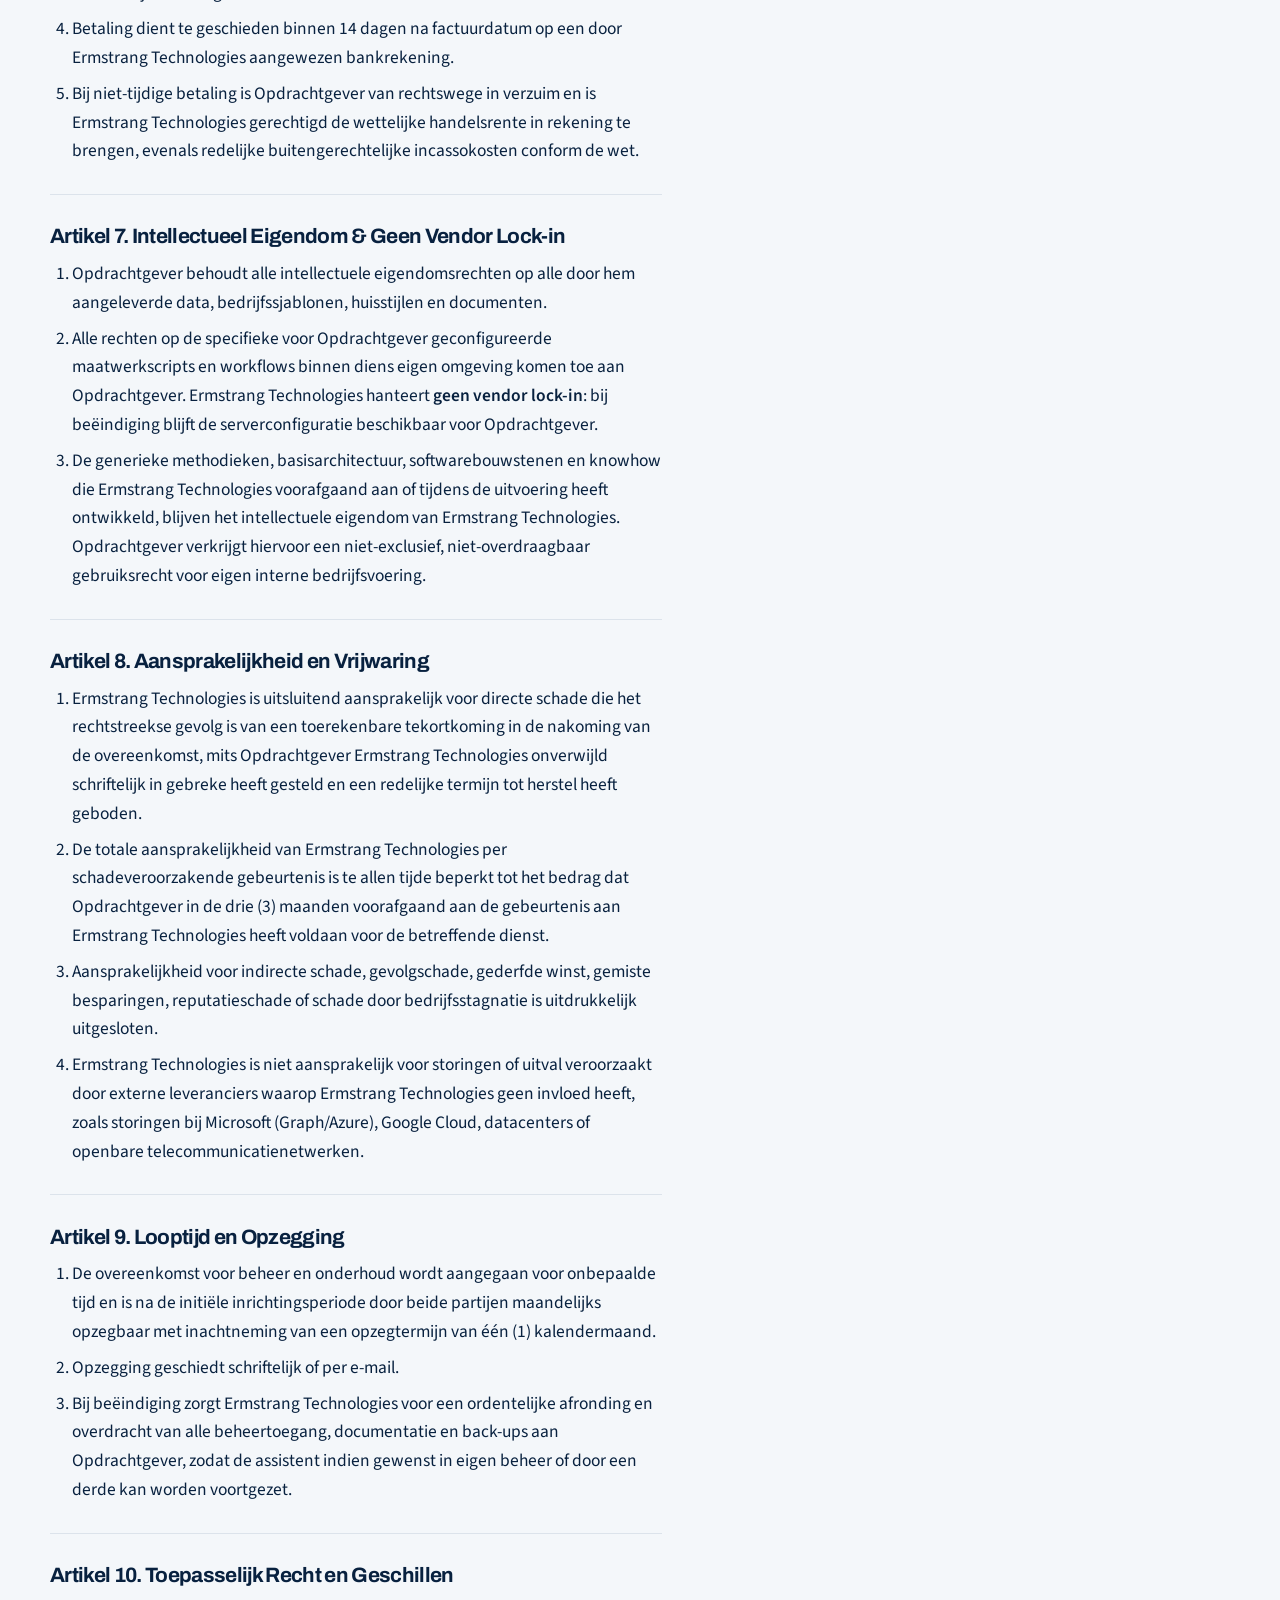
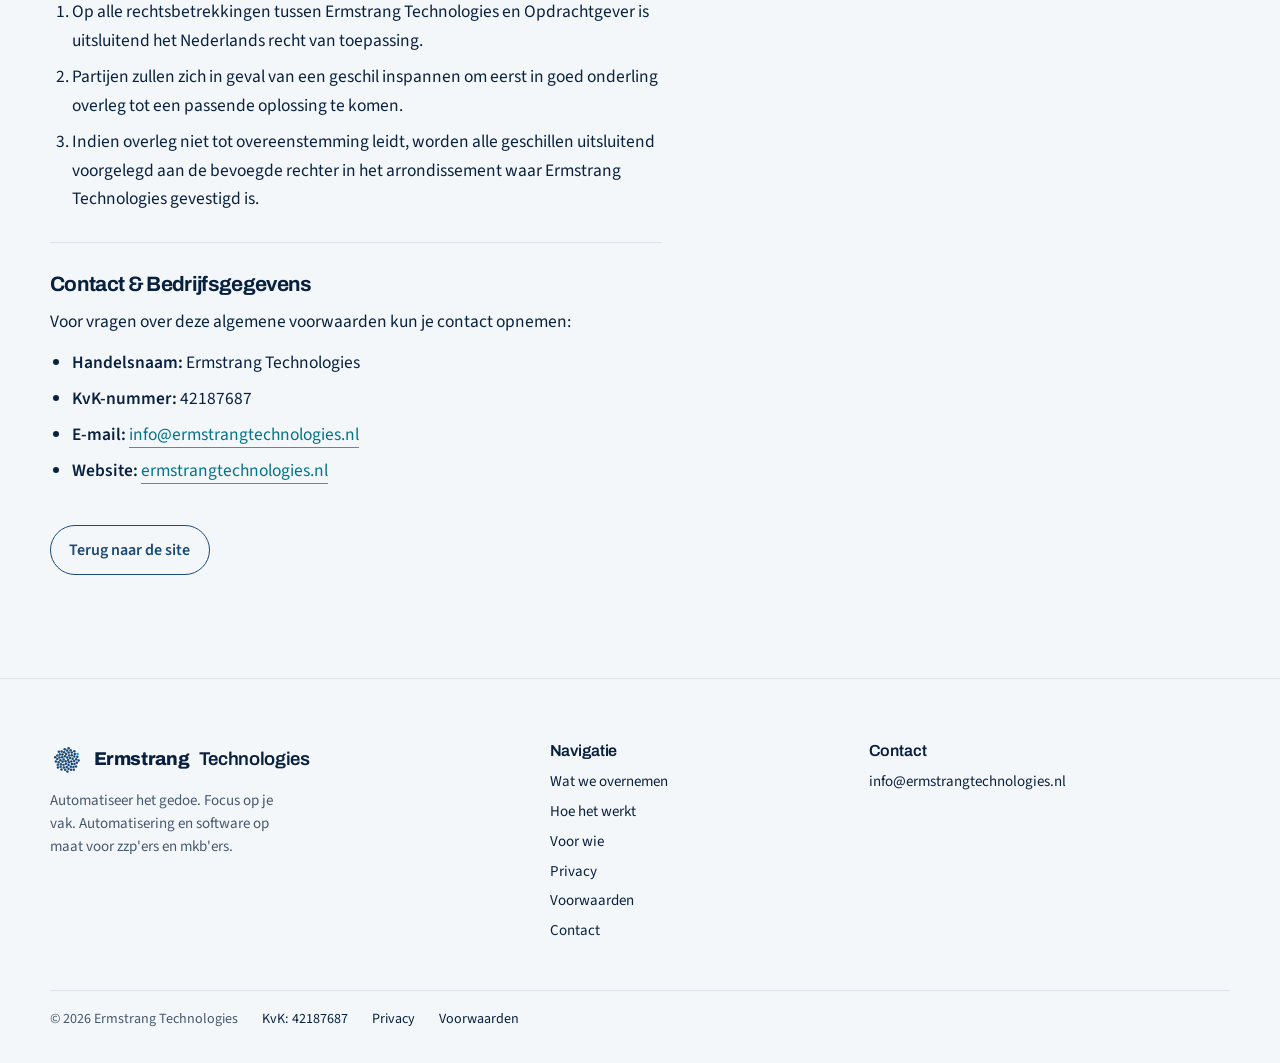
<file: voorwaarden/index.html>
<!doctype html>
<html lang="nl">
<head>
<meta charset="utf-8">
<meta name="viewport" content="width=device-width, initial-scale=1">
<title>Algemene Voorwaarden | Ermstrang Technologies</title>
<meta name="description" content="Algemene Voorwaarden van Ermstrang Technologies: heldere afspraken, vaste prijzen en geen kleine lettertjes voor AI-assistenten op maat.">
<link rel="canonical" href="https://ermstrangtechnologies.nl/voorwaarden">
<meta name="theme-color" content="#08213F">

<meta property="og:type" content="website">
<meta property="og:locale" content="nl_NL">
<meta property="og:site_name" content="Ermstrang Technologies">
<meta property="og:title" content="Algemene Voorwaarden | Ermstrang Technologies">
<meta property="og:description" content="Algemene Voorwaarden van Ermstrang Technologies: heldere afspraken, vaste prijzen en geen kleine lettertjes voor AI-assistenten op maat.">
<meta property="og:url" content="https://ermstrangtechnologies.nl/voorwaarden">
<meta property="og:image" content="https://ermstrangtechnologies.nl/assets/img/og-image.png">
<meta property="og:image:width" content="1200">
<meta property="og:image:height" content="630">
<meta name="twitter:card" content="summary_large_image">

<link rel="icon" href="/assets/img/favicon-dots.svg" type="image/svg+xml">
<link rel="alternate icon" href="/assets/img/favicon-32.png" sizes="32x32">
<link rel="apple-touch-icon" href="/assets/img/apple-touch-icon.png">

<link rel="preload" href="/assets/fonts/archivo-700-normal-latin.woff2" as="font" type="font/woff2" crossorigin>
<link rel="preload" href="/assets/fonts/source-sans-3-400-normal-latin.woff2" as="font" type="font/woff2" crossorigin>
<link rel="stylesheet" href="/assets/css/style.css">
<script>document.documentElement.classList.add('js');</script>
</head>
<body>
<a class="skip" href="#main">Naar de inhoud</a>

<header class="site-head">
  <div class="wrap site-head__inner">
    <a class="brand" href="/">
      <img src="/assets/img/mark-dots.svg" width="34" height="34" alt="" aria-hidden="true">
      Ermstrang<span class="brand__light">Technologies</span>
    </a>
    <nav class="site-nav" aria-label="Hoofdmenu">
      <a href="/#wat">Wat we overnemen</a>
      <a href="/#hoe">Hoe het werkt</a>
      <a href="/#voor-wie">Voor wie</a>
      <a href="/privacy">Privacy</a>
      <a href="/voorwaarden" aria-current="page">Voorwaarden</a>
      <a href="/#contact">Contact</a>
    </nav>
    <a class="btn" href="/#contact">Plan een kennismaking</a>
  </div>
</header>

<main class="wrap band" id="main">
  <div class="measure">
    <p class="kicker">Juridisch & Dienstverlening</p>
    <h1 style="font-size:var(--step-4); margin-top:.3rem">Algemene Voorwaarden</h1>

    <nav class="legal-nav" aria-label="Juridische documenten">
      <a href="/privacy" class="legal-nav__tab">Privacyverklaring</a>
      <a href="/voorwaarden" class="legal-nav__tab is-active" aria-current="page">Algemene Voorwaarden</a>
    </nav>

    <p class="legal-meta">Laatst bijgewerkt: oktober 2026 · Versie 2.0</p>

    <div class="legal-body" style="margin-top:1.5rem">
      <article class="legal-article">
        <h2>Artikel 1. Definities en Toepasselijkheid</h2>
        <ol>
          <li><strong>Ermstrang Technologies:</strong> de opdrachtnemer, ingeschreven bij de Kamer van Koophandel onder nummer 42187687, gevestigd te Nederland.</li>
          <li><strong>Opdrachtgever / Klant:</strong> de natuurlijke persoon handelend in de uitoefening van een beroep of bedrijf (zzp) of de rechtspersoon (mkb) die met Ermstrang Technologies een overeenkomst aangaat.</li>
          <li><strong>Dienst:</strong> de werkzaamheden bestaande uit advies, ontwerp, inrichting, koppeling, hostingbeheer en onderhoud van een maatwerk AI-assistent en bijbehorende geautomatiseerde werkstromen.</li>
          <li><strong>Toepasselijkheid:</strong> Deze algemene voorwaarden zijn van toepassing op alle aanbiedingen, offertes, werkzaamheden en overeenkomsten tussen Ermstrang Technologies en Opdrachtgever, tenzij schriftelijk uitdrukkelijk anders is overeengekomen.</li>
          <li>Eventuele inkoop- of algemene voorwaarden van de Opdrachtgever worden uitdrukkelijk van de hand gewezen.</li>
        </ol>
      </article>

      <article class="legal-article">
        <h2>Artikel 2. Aanbod, Offerte en Totstandkoming van de Overeenkomst</h2>
        <ol>
          <li>Een eerste kennismakingsgesprek is altijd kosteloos en vrijblijvend. Daarin inventariseren we de werkstromen en bepalen we of automatisering haalbaar en rendabel is.</li>
          <li>Alle offertes en prijsopgaven van Ermstrang Technologies zijn vrijblijvend en 30 dagen geldig, tenzij in de offerte een andere termijn is vermeld.</li>
          <li>De overeenkomst komt tot stand op het moment dat Opdrachtgever de offerte of opdrachtbevestiging schriftelijk of per e-mail bevestigt, dan wel op het moment dat Ermstrang Technologies met instemming van Opdrachtgever feitelijk start met de uitvoering.</li>
          <li>Wij hanteren vaste, vooraf overeengekomen prijzen (een vaste opstartprijs voor de inrichting en een vast maandbedrag voor beheer en support). Er vindt geen nacalculatie plaats, tenzij partijen schriftelijk aanvullende werkzaamheden (meerwerk) overeenkomen.</li>
        </ol>
      </article>

      <article class="legal-article">
        <h2>Artikel 3. Inrichting en Uitvoering op Eigen Omgeving</h2>
        <ol>
          <li>Ermstrang Technologies richt de AI-assistent in binnen de eigen afgeschermde omgeving van Opdrachtgever (zoals een dedicated private VPS in een Europees datacenter) en koppelt deze rechtstreeks aan de eigen kantoortools (zoals Microsoft 365, Google Workspace en administratiepakketten).</li>
          <li>Ermstrang Technologies voert de werkzaamheden uit naar beste inzicht en vermogen en overeenkomstig de eisen van goed vakmanschap (inspanningsverplichting).</li>
          <li>Opdrachtgever verleent tijdig alle medewerking, toegang en informatie die redelijkerwijs noodzakelijk zijn voor een zorgvuldige inrichting en werking van de assistent.</li>
          <li>Opdrachtgever test mee vanaf de eerste versie en voorziet Ermstrang Technologies van feedback op concepten en werkstromen zodat de assistent exact volgens de werkwijze van het bedrijf kan worden afgesteld.</li>
        </ol>
      </article>

      <article class="legal-article">
        <h2>Artikel 4. Human-in-the-Loop & Verantwoordelijkheid voor Concepten</h2>
        <ol>
          <li>De AI-assistenten van Ermstrang Technologies zijn ontworpen volgens het <strong>concept-only beleid (Human-in-the-Loop)</strong>. Dit betekent dat de assistent concepten voorbereidt (zoals concept-mails, voorstellen voor offertes, factuurontwerpen en concept-agenda-afspraken), maar deze niet zelfstandig definitief verzendt of publiceert.</li>
          <li>De uiteindelijke controle, inhoudelijke verificatie en formele verzending of accordering geschiedt te allen tijde door of onder verantwoordelijkheid van Opdrachtgever zelf.</li>
          <li>Opdrachtgever blijft te allen tijde zelfstandig verantwoordelijk voor de inhoud, juistheid, tijdigheid en juridische gevolgen van alle correspondentie, offertes, facturen of handelingen die na controle door Opdrachtgever worden verzonden of geaccordeerd.</li>
        </ol>
      </article>

      <article class="legal-article">
        <h2>Artikel 5. Privacy, Gegevensverwerking en Beveiliging</h2>
        <ol>
          <li>Partijen handelen in volledige overeenstemming met de geldende privacywetgeving, in het bijzonder de Algemene Verordening Gegevensbescherming (AVG).</li>
          <li>Alle bedrijfsgegevens, e-mails, klantbestanden en documenten blijven te allen tijde op de afgeschermde omgeving van Opdrachtgever. Ermstrang Technologies heeft geen eigendomsrechten op deze data.</li>
          <li>Voor AI-analyses maken wij gebruik van veilige Europese verbindingen met <strong>Zero Data Retention (ZDR)</strong>. Klantdata wordt direct na verwerking uit het tijdelijke werkgeheugen gewist en wordt onder geen beding gebruikt voor het trainen van algemene AI-modellen.</li>
          <li>Voor zover Ermstrang Technologies bij het onderhoud of beheer toegang heeft tot persoonsgegevens van Opdrachtgever, sluiten partijen een standaard verwerkersovereenkomst conform artikel 28 AVG af.</li>
        </ol>
      </article>

      <article class="legal-article">
        <h2>Artikel 6. Tarieven en Betaling</h2>
        <ol>
          <li>Alle door Ermstrang Technologies genoemde tarieven en prijzen zijn in euro's en exclusief btw en eventuele wettelijke heffingen, tenzij uitdrukkelijk anders vermeld.</li>
          <li>De eenmalige opstartvergoeding wordt gefactureerd conform de offerte (doorgaans 50% bij opdrachtbevestiging en 50% bij oplevering van de eerste werkende versie).</li>
          <li>Periodieke vergoedingen voor hostingbeheer, onderhoud en monitoring worden maandelijks vooraf gefactureerd.</li>
          <li>Betaling dient te geschieden binnen 14 dagen na factuurdatum op een door Ermstrang Technologies aangewezen bankrekening.</li>
          <li>Bij niet-tijdige betaling is Opdrachtgever van rechtswege in verzuim en is Ermstrang Technologies gerechtigd de wettelijke handelsrente in rekening te brengen, evenals redelijke buitengerechtelijke incassokosten conform de wet.</li>
        </ol>
      </article>

      <article class="legal-article">
        <h2>Artikel 7. Intellectueel Eigendom & Geen Vendor Lock-in</h2>
        <ol>
          <li>Opdrachtgever behoudt alle intellectuele eigendomsrechten op alle door hem aangeleverde data, bedrijfssjablonen, huisstijlen en documenten.</li>
          <li>Alle rechten op de specifieke voor Opdrachtgever geconfigureerde maatwerkscripts en workflows binnen diens eigen omgeving komen toe aan Opdrachtgever. Ermstrang Technologies hanteert <strong>geen vendor lock-in</strong>: bij beëindiging blijft de serverconfiguratie beschikbaar voor Opdrachtgever.</li>
          <li>De generieke methodieken, basisarchitectuur, softwarebouwstenen en knowhow die Ermstrang Technologies voorafgaand aan of tijdens de uitvoering heeft ontwikkeld, blijven het intellectuele eigendom van Ermstrang Technologies. Opdrachtgever verkrijgt hiervoor een niet-exclusief, niet-overdraagbaar gebruiksrecht voor eigen interne bedrijfsvoering.</li>
        </ol>
      </article>

      <article class="legal-article">
        <h2>Artikel 8. Aansprakelijkheid en Vrijwaring</h2>
        <ol>
          <li>Ermstrang Technologies is uitsluitend aansprakelijk voor directe schade die het rechtstreekse gevolg is van een toerekenbare tekortkoming in de nakoming van de overeenkomst, mits Opdrachtgever Ermstrang Technologies onverwijld schriftelijk in gebreke heeft gesteld en een redelijke termijn tot herstel heeft geboden.</li>
          <li>De totale aansprakelijkheid van Ermstrang Technologies per schadeveroorzakende gebeurtenis is te allen tijde beperkt tot het bedrag dat Opdrachtgever in de drie (3) maanden voorafgaand aan de gebeurtenis aan Ermstrang Technologies heeft voldaan voor de betreffende dienst.</li>
          <li>Aansprakelijkheid voor indirecte schade, gevolgschade, gederfde winst, gemiste besparingen, reputatieschade of schade door bedrijfsstagnatie is uitdrukkelijk uitgesloten.</li>
          <li>Ermstrang Technologies is niet aansprakelijk voor storingen of uitval veroorzaakt door externe leveranciers waarop Ermstrang Technologies geen invloed heeft, zoals storingen bij Microsoft (Graph/Azure), Google Cloud, datacenters of openbare telecommunicatienetwerken.</li>
        </ol>
      </article>

      <article class="legal-article">
        <h2>Artikel 9. Looptijd en Opzegging</h2>
        <ol>
          <li>De overeenkomst voor beheer en onderhoud wordt aangegaan voor onbepaalde tijd en is na de initiële inrichtingsperiode door beide partijen maandelijks opzegbaar met inachtneming van een opzegtermijn van één (1) kalendermaand.</li>
          <li>Opzegging geschiedt schriftelijk of per e-mail.</li>
          <li>Bij beëindiging zorgt Ermstrang Technologies voor een ordentelijke afronding en overdracht van alle beheertoegang, documentatie en back-ups aan Opdrachtgever, zodat de assistent indien gewenst in eigen beheer of door een derde kan worden voortgezet.</li>
        </ol>
      </article>

      <article class="legal-article">
        <h2>Artikel 10. Toepasselijk Recht en Geschillen</h2>
        <ol>
          <li>Op alle rechtsbetrekkingen tussen Ermstrang Technologies en Opdrachtgever is uitsluitend het Nederlands recht van toepassing.</li>
          <li>Partijen zullen zich in geval van een geschil inspannen om eerst in goed onderling overleg tot een passende oplossing te komen.</li>
          <li>Indien overleg niet tot overeenstemming leidt, worden alle geschillen uitsluitend voorgelegd aan de bevoegde rechter in het arrondissement waar Ermstrang Technologies gevestigd is.</li>
        </ol>
      </article>

      <article class="legal-article">
        <h2>Contact & Bedrijfsgegevens</h2>
        <p>Voor vragen over deze algemene voorwaarden kun je contact opnemen:</p>
        <ul>
          <li><strong>Handelsnaam:</strong> Ermstrang Technologies</li>
          <li><strong>KvK-nummer:</strong> 42187687</li>
          <li><strong>E-mail:</strong> <a class="link" href="mailto:info@ermstrangtechnologies.nl">info@ermstrangtechnologies.nl</a></li>
          <li><strong>Website:</strong> <a class="link" href="https://ermstrangtechnologies.nl">ermstrangtechnologies.nl</a></li>
        </ul>
      </article>
    </div>

    <p style="margin-top:2.5rem">
      <a class="btn btn--ghost" href="/">Terug naar de site</a>
    </p>
  </div>
</main>

<footer class="site-foot">
  <div class="wrap">
    <div class="site-foot__grid">
      <div class="site-foot__brand">
        <a class="brand" href="/">
          <img src="/assets/img/mark-dots.svg" width="34" height="34" alt="" aria-hidden="true">
          Ermstrang<span class="brand__light">Technologies</span>
        </a>
        <p class="site-foot__tag">Automatiseer het gedoe. Focus op je vak. Automatisering en software op maat voor zzp'ers en mkb'ers.</p>
      </div>
      <div>
        <h4>Navigatie</h4>
        <ul>
          <li><a href="/#wat">Wat we overnemen</a></li>
          <li><a href="/#hoe">Hoe het werkt</a></li>
          <li><a href="/#voor-wie">Voor wie</a></li>
          <li><a href="/privacy">Privacy</a></li>
          <li><a href="/voorwaarden">Voorwaarden</a></li>
          <li><a href="/#contact">Contact</a></li>
        </ul>
      </div>
      <div>
        <h4>Contact</h4>
        <ul>
          <li><a href="mailto:info@ermstrangtechnologies.nl">info@ermstrangtechnologies.nl</a></li>
        </ul>
      </div>
    </div>
    <p class="site-foot__legal">
      <span>© <span id="year">2026</span> Ermstrang Technologies</span>
      <span><a href="https://www.kvk.nl" target="_blank" rel="noopener noreferrer">KvK: 42187687</a></span>
      <span><a href="/privacy">Privacy</a></span>
      <span><a href="/voorwaarden">Voorwaarden</a></span>
    </p>
  </div>
</footer>

<script src="/assets/js/main.js" defer></script>
</body>
</html>
</file>
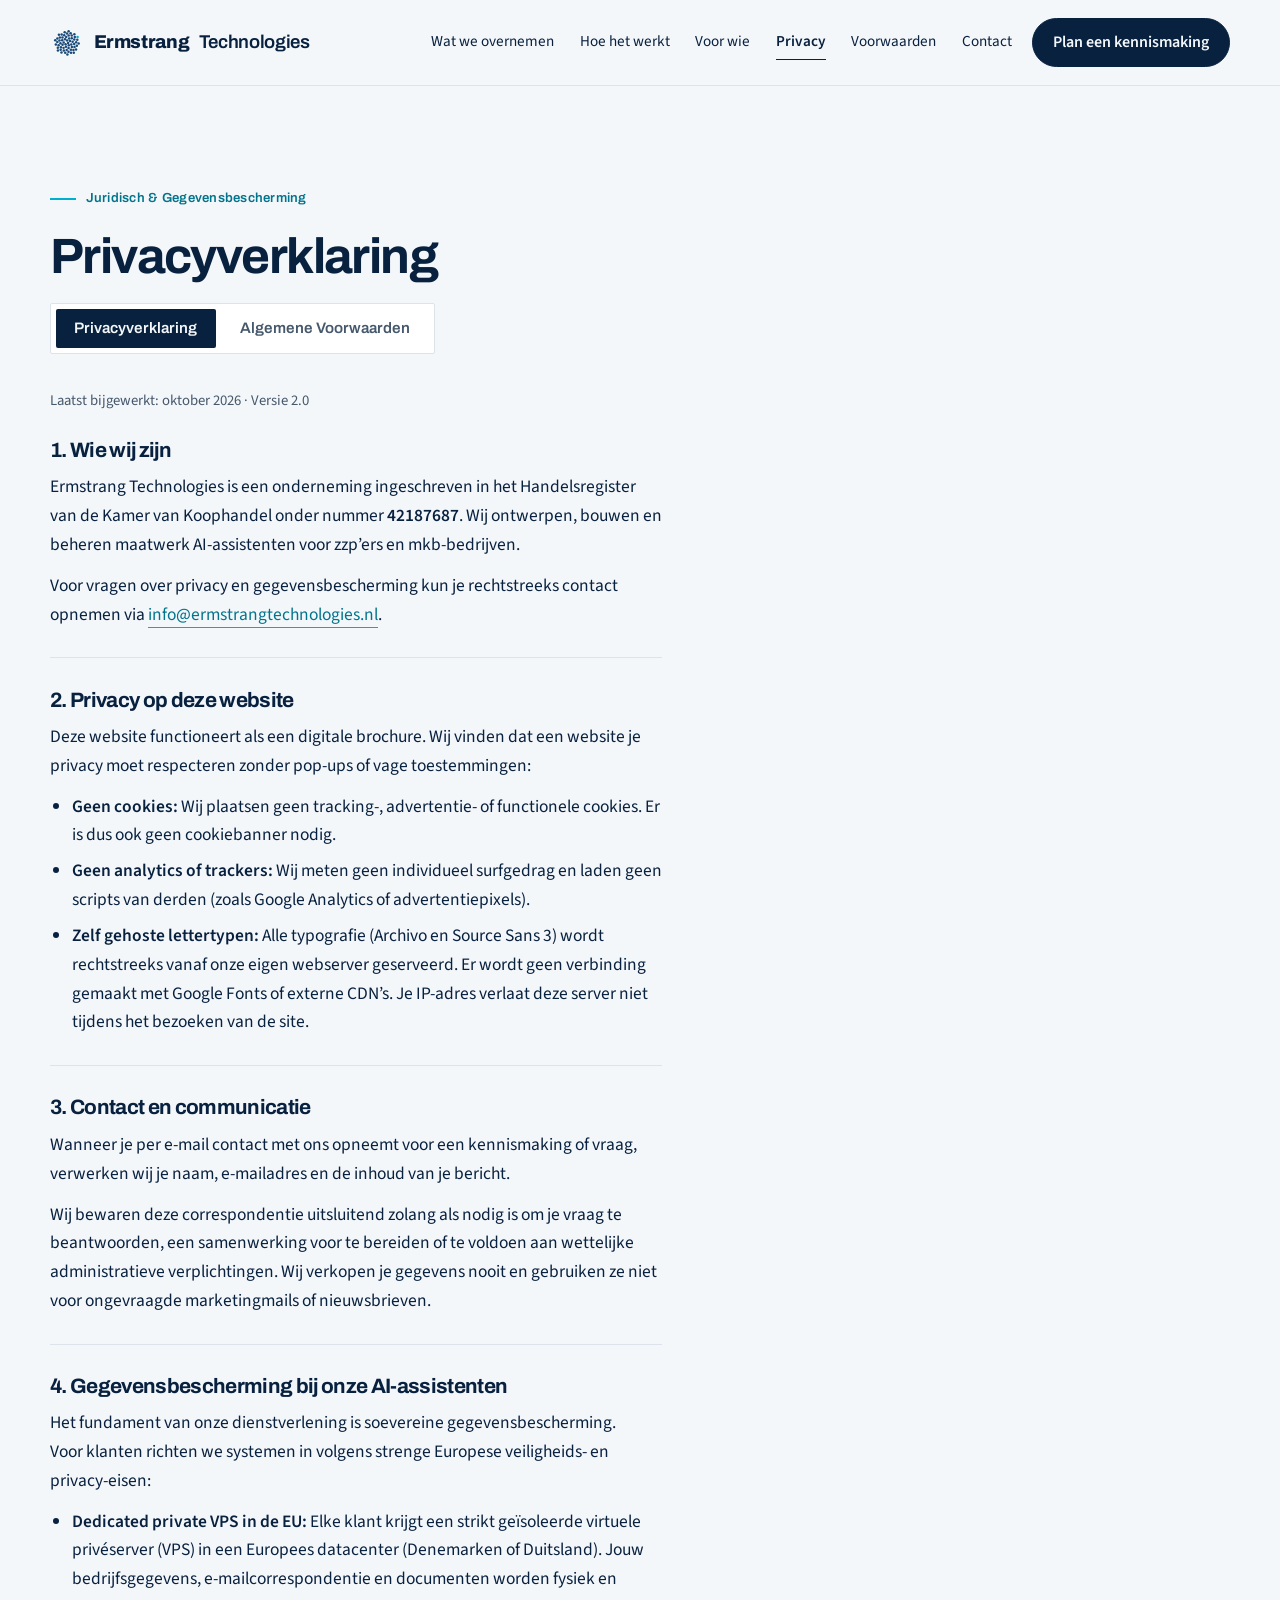
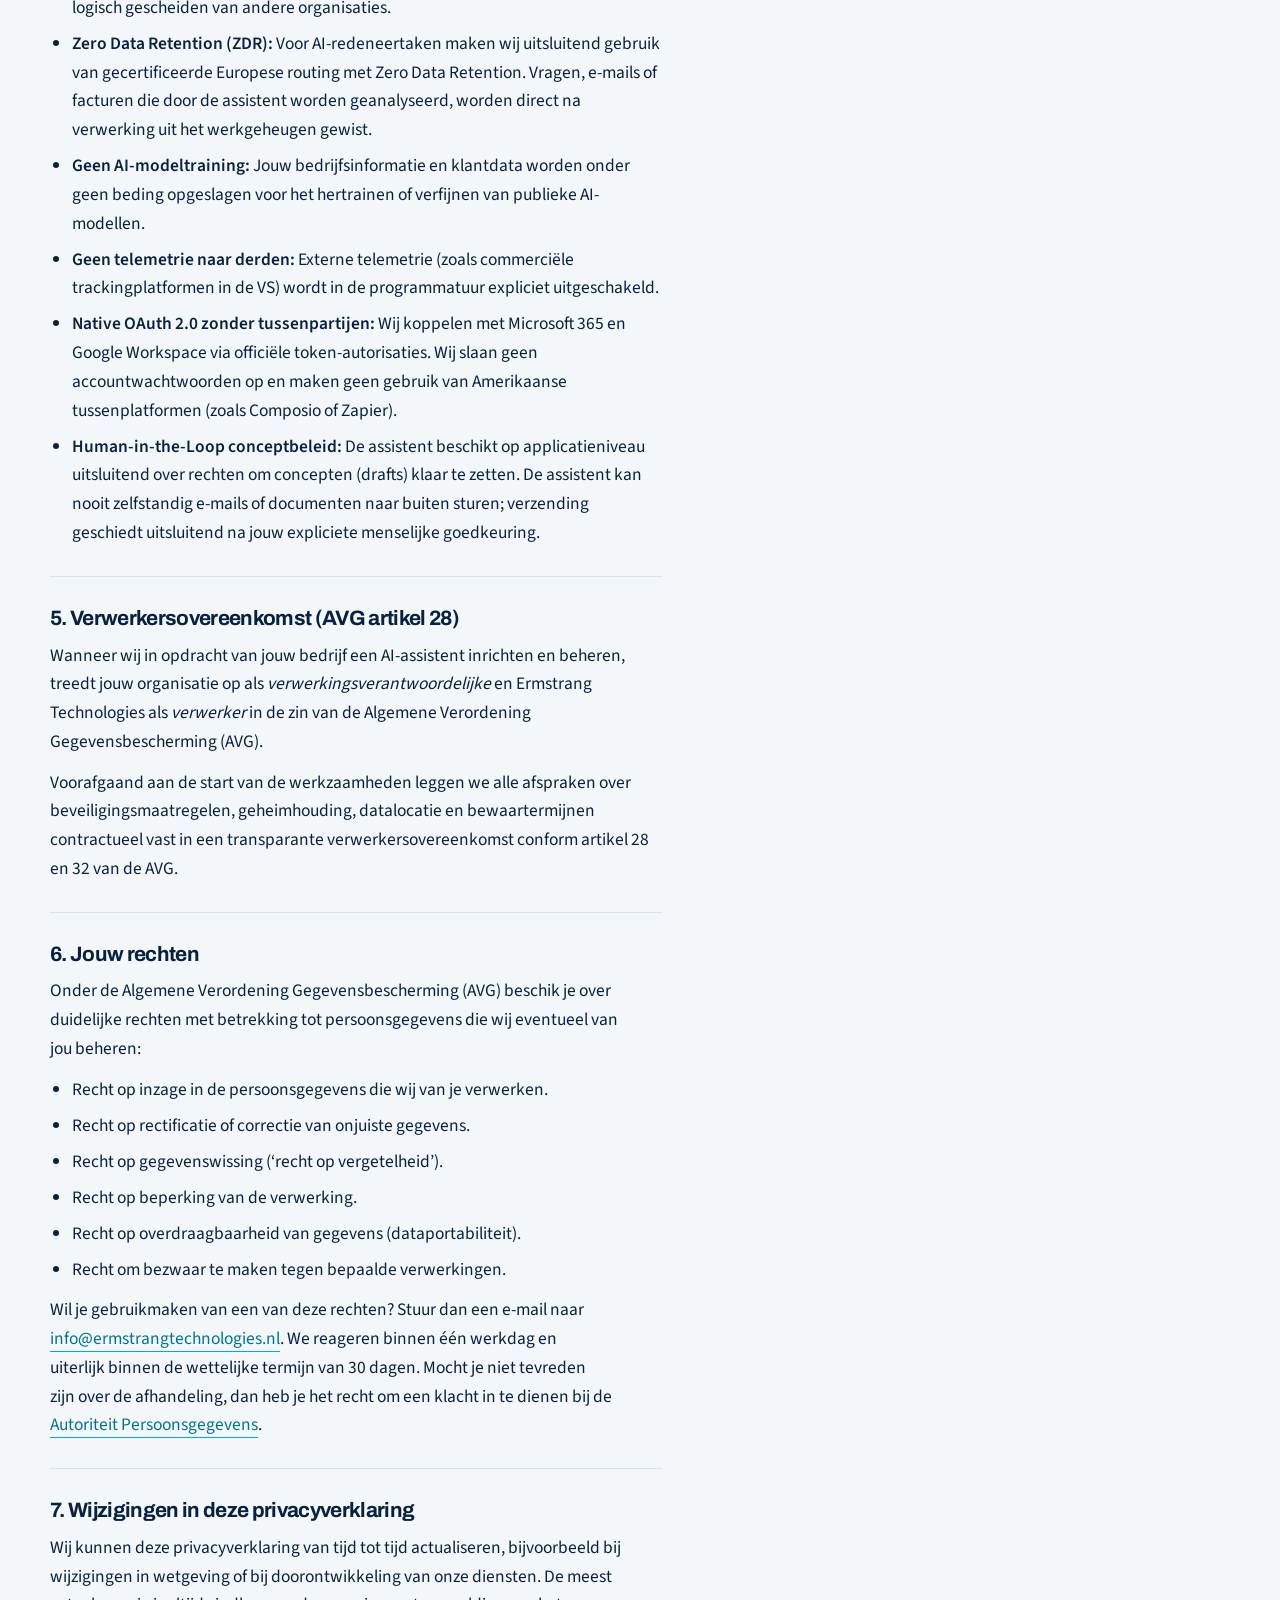
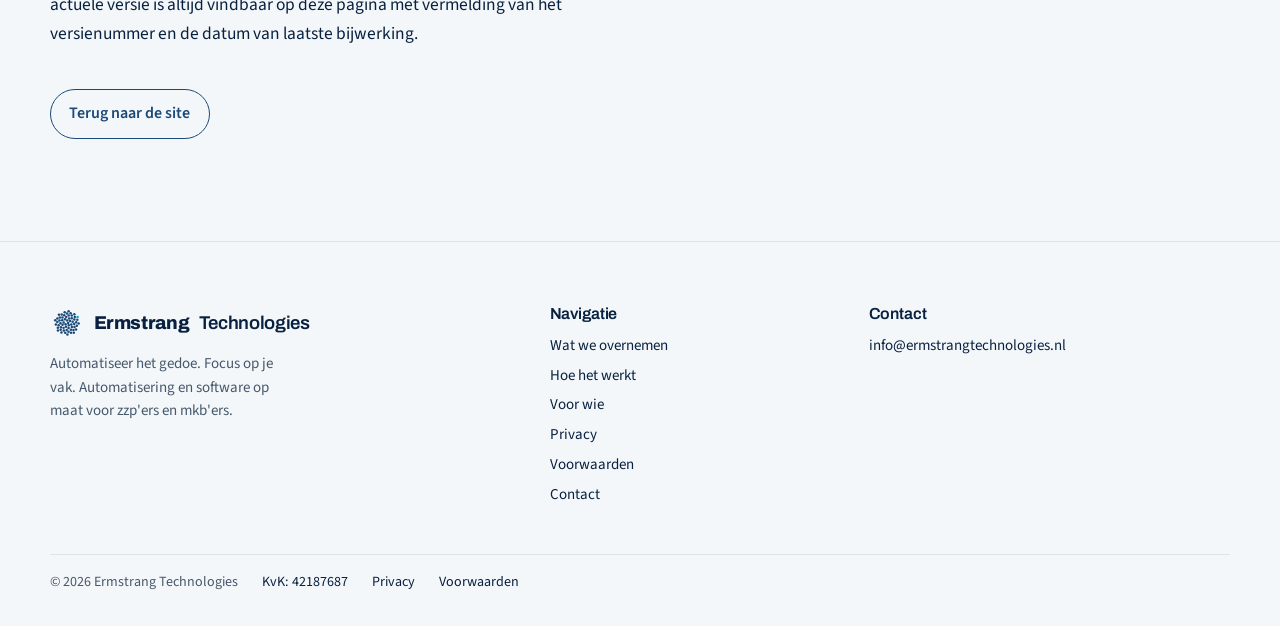
<file: privacy.html>
<!doctype html>
<html lang="nl">
<head>
<meta charset="utf-8">
<meta name="viewport" content="width=device-width, initial-scale=1">
<title>Privacyverklaring | Ermstrang Technologies</title>
<meta name="description" content="Privacyverklaring van Ermstrang Technologies: 100% EU-verwerking op eigen private VPS, Zero Data Retention (ZDR), geen cookies en geen trackers.">
<link rel="canonical" href="https://ermstrangtechnologies.nl/privacy">
<meta name="theme-color" content="#08213F">

<meta property="og:type" content="website">
<meta property="og:locale" content="nl_NL">
<meta property="og:site_name" content="Ermstrang Technologies">
<meta property="og:title" content="Privacyverklaring | Ermstrang Technologies">
<meta property="og:description" content="Wat Ermstrang Technologies met je gegevens doet: 100% EU-verwerking, Zero Data Retention (ZDR), geen cookies en geen trackers.">
<meta property="og:url" content="https://ermstrangtechnologies.nl/privacy">
<meta property="og:image" content="https://ermstrangtechnologies.nl/assets/img/og-image.png">
<meta property="og:image:width" content="1200">
<meta property="og:image:height" content="630">
<meta name="twitter:card" content="summary_large_image">

<link rel="icon" href="/favicon.ico" sizes="48x48">
<link rel="icon" href="/assets/img/favicon-192.png" type="image/png" sizes="192x192">
<link rel="icon" href="/assets/img/favicon-dots.svg" type="image/svg+xml">
<link rel="alternate icon" href="/assets/img/favicon-32.png" sizes="32x32">
<link rel="apple-touch-icon" href="/assets/img/apple-touch-icon.png">

<link rel="preload" href="/assets/fonts/archivo-700-normal-latin.woff2" as="font" type="font/woff2" crossorigin>
<link rel="preload" href="/assets/fonts/source-sans-3-400-normal-latin.woff2" as="font" type="font/woff2" crossorigin>
<link rel="stylesheet" href="/assets/css/style.css">
<script>document.documentElement.classList.add('js');</script>
</head>
<body>
<a class="skip" href="#main">Naar de inhoud</a>

<header class="site-head">
  <div class="wrap site-head__inner">
    <a class="brand" href="/">
      <img src="/assets/img/mark-dots.svg" width="34" height="34" alt="" aria-hidden="true">
      Ermstrang<span class="brand__light">Technologies</span>
    </a>
    <nav class="site-nav" aria-label="Hoofdmenu">
      <a href="/#wat">Wat we overnemen</a>
      <a href="/#hoe">Hoe het werkt</a>
      <a href="/#voor-wie">Voor wie</a>
      <a href="/privacy" aria-current="page">Privacy</a>
      <a href="/voorwaarden">Voorwaarden</a>
      <a href="/#contact">Contact</a>
    </nav>
    <a class="btn" href="/#contact">Plan een kennismaking</a>
  </div>
</header>

<main class="wrap band" id="main">
  <div class="measure">
    <p class="kicker">Juridisch & Gegevensbescherming</p>
    <h1 style="font-size:var(--step-4); margin-top:.3rem">Privacyverklaring</h1>

    <nav class="legal-nav" aria-label="Juridische documenten">
      <a href="/privacy" class="legal-nav__tab is-active" aria-current="page">Privacyverklaring</a>
      <a href="/voorwaarden" class="legal-nav__tab">Algemene Voorwaarden</a>
    </nav>

    <p class="legal-meta">Laatst bijgewerkt: oktober 2026 · Versie 2.0</p>

    <div class="legal-body" style="margin-top:1.5rem">
      <article class="legal-article">
        <h2>1. Wie wij zijn</h2>
        <p>Ermstrang Technologies is een onderneming ingeschreven in het Handelsregister van de Kamer van Koophandel onder nummer <strong>42187687</strong>. Wij ontwerpen, bouwen en beheren maatwerk AI-assistenten voor zzp’ers en mkb-bedrijven.</p>
        <p>Voor vragen over privacy en gegevensbescherming kun je rechtstreeks contact opnemen via <a class="link" href="mailto:info@ermstrangtechnologies.nl">info@ermstrangtechnologies.nl</a>.</p>
      </article>

      <article class="legal-article">
        <h2>2. Privacy op deze website</h2>
        <p>Deze website functioneert als een digitale brochure. Wij vinden dat een website je privacy moet respecteren zonder pop-ups of vage toestemmingen:</p>
        <ul>
          <li><strong>Geen cookies:</strong> Wij plaatsen geen tracking-, advertentie- of functionele cookies. Er is dus ook geen cookiebanner nodig.</li>
          <li><strong>Geen analytics of trackers:</strong> Wij meten geen individueel surfgedrag en laden geen scripts van derden (zoals Google Analytics of advertentiepixels).</li>
          <li><strong>Zelf gehoste lettertypen:</strong> Alle typografie (Archivo en Source Sans 3) wordt rechtstreeks vanaf onze eigen webserver geserveerd. Er wordt geen verbinding gemaakt met Google Fonts of externe CDN’s. Je IP-adres verlaat deze server niet tijdens het bezoeken van de site.</li>
        </ul>
      </article>

      <article class="legal-article">
        <h2>3. Contact en communicatie</h2>
        <p>Wanneer je per e-mail contact met ons opneemt voor een kennismaking of vraag, verwerken wij je naam, e-mailadres en de inhoud van je bericht.</p>
        <p>Wij bewaren deze correspondentie uitsluitend zolang als nodig is om je vraag te beantwoorden, een samenwerking voor te bereiden of te voldoen aan wettelijke administratieve verplichtingen. Wij verkopen je gegevens nooit en gebruiken ze niet voor ongevraagde marketingmails of nieuwsbrieven.</p>
      </article>

      <article class="legal-article">
        <h2>4. Gegevensbescherming bij onze AI-assistenten</h2>
        <p>Het fundament van onze dienstverlening is soevereine gegevensbescherming. Voor klanten richten we systemen in volgens strenge Europese veiligheids- en privacy-eisen:</p>
        <ul>
          <li><strong>Dedicated private VPS in de EU:</strong> Elke klant krijgt een strikt geïsoleerde virtuele privéserver (VPS) in een Europees datacenter (Denemarken of Duitsland). Jouw bedrijfsgegevens, e-mailcorrespondentie en documenten worden fysiek en logisch gescheiden van andere organisaties.</li>
          <li><strong>Zero Data Retention (ZDR):</strong> Voor AI-redeneertaken maken wij uitsluitend gebruik van gecertificeerde Europese routing met Zero Data Retention. Vragen, e-mails of facturen die door de assistent worden geanalyseerd, worden direct na verwerking uit het werkgeheugen gewist.</li>
          <li><strong>Geen AI-modeltraining:</strong> Jouw bedrijfsinformatie en klantdata worden onder geen beding opgeslagen voor het hertrainen of verfijnen van publieke AI-modellen.</li>
          <li><strong>Geen telemetrie naar derden:</strong> Externe telemetrie (zoals commerciële trackingplatformen in de VS) wordt in de programmatuur expliciet uitgeschakeld.</li>
          <li><strong>Native OAuth 2.0 zonder tussenpartijen:</strong> Wij koppelen met Microsoft 365 en Google Workspace via officiële token-autorisaties. Wij slaan geen accountwachtwoorden op en maken geen gebruik van Amerikaanse tussenplatformen (zoals Composio of Zapier).</li>
          <li><strong>Human-in-the-Loop conceptbeleid:</strong> De assistent beschikt op applicatieniveau uitsluitend over rechten om concepten (drafts) klaar te zetten. De assistent kan nooit zelfstandig e-mails of documenten naar buiten sturen; verzending geschiedt uitsluitend na jouw expliciete menselijke goedkeuring.</li>
        </ul>
      </article>

      <article class="legal-article">
        <h2>5. Verwerkersovereenkomst (AVG artikel 28)</h2>
        <p>Wanneer wij in opdracht van jouw bedrijf een AI-assistent inrichten en beheren, treedt jouw organisatie op als <em>verwerkingsverantwoordelijke</em> en Ermstrang Technologies als <em>verwerker</em> in de zin van de Algemene Verordening Gegevensbescherming (AVG).</p>
        <p>Voorafgaand aan de start van de werkzaamheden leggen we alle afspraken over beveiligingsmaatregelen, geheimhouding, datalocatie en bewaartermijnen contractueel vast in een transparante verwerkersovereenkomst conform artikel 28 en 32 van de AVG.</p>
      </article>

      <article class="legal-article">
        <h2>6. Jouw rechten</h2>
        <p>Onder de Algemene Verordening Gegevensbescherming (AVG) beschik je over duidelijke rechten met betrekking tot persoonsgegevens die wij eventueel van jou beheren:</p>
        <ul>
          <li>Recht op inzage in de persoonsgegevens die wij van je verwerken.</li>
          <li>Recht op rectificatie of correctie van onjuiste gegevens.</li>
          <li>Recht op gegevenswissing (‘recht op vergetelheid’).</li>
          <li>Recht op beperking van de verwerking.</li>
          <li>Recht op overdraagbaarheid van gegevens (dataportabiliteit).</li>
          <li>Recht om bezwaar te maken tegen bepaalde verwerkingen.</li>
        </ul>
        <p>Wil je gebruikmaken van een van deze rechten? Stuur dan een e-mail naar <a class="link" href="mailto:info@ermstrangtechnologies.nl">info@ermstrangtechnologies.nl</a>. We reageren binnen één werkdag en uiterlijk binnen de wettelijke termijn van 30 dagen. Mocht je niet tevreden zijn over de afhandeling, dan heb je het recht om een klacht in te dienen bij de <a class="link" href="https://autoriteitpersoonsgegevens.nl" target="_blank" rel="noopener noreferrer">Autoriteit Persoonsgegevens</a>.</p>
      </article>

      <article class="legal-article">
        <h2>7. Wijzigingen in deze privacyverklaring</h2>
        <p>Wij kunnen deze privacyverklaring van tijd tot tijd actualiseren, bijvoorbeeld bij wijzigingen in wetgeving of bij doorontwikkeling van onze diensten. De meest actuele versie is altijd vindbaar op deze pagina met vermelding van het versienummer en de datum van laatste bijwerking.</p>
      </article>
    </div>

    <p style="margin-top:2.5rem">
      <a class="btn btn--ghost" href="/">Terug naar de site</a>
    </p>
  </div>
</main>

<footer class="site-foot">
  <div class="wrap">
    <div class="site-foot__grid">
      <div class="site-foot__brand">
        <a class="brand" href="/">
          <img src="/assets/img/mark-dots.svg" width="34" height="34" alt="" aria-hidden="true">
          Ermstrang<span class="brand__light">Technologies</span>
        </a>
        <p class="site-foot__tag">Automatiseer het gedoe. Focus op je vak. Automatisering en software op maat voor zzp'ers en mkb'ers.</p>
      </div>
      <div>
        <h4>Navigatie</h4>
        <ul>
          <li><a href="/#wat">Wat we overnemen</a></li>
          <li><a href="/#hoe">Hoe het werkt</a></li>
          <li><a href="/#voor-wie">Voor wie</a></li>
          <li><a href="/privacy">Privacy</a></li>
          <li><a href="/voorwaarden">Voorwaarden</a></li>
          <li><a href="/#contact">Contact</a></li>
        </ul>
      </div>
      <div>
        <h4>Contact</h4>
        <ul>
          <li><a href="mailto:info@ermstrangtechnologies.nl">info@ermstrangtechnologies.nl</a></li>
        </ul>
      </div>
    </div>
    <p class="site-foot__legal">
      <span>© <span id="year">2026</span> Ermstrang Technologies</span>
      <span><a href="https://www.kvk.nl" target="_blank" rel="noopener noreferrer">KvK: 42187687</a></span>
      <span><a href="/privacy">Privacy</a></span>
      <span><a href="/voorwaarden">Voorwaarden</a></span>
    </p>
  </div>
</footer>

<script src="/assets/js/main.js" defer></script>
</body>
</html>
</file>
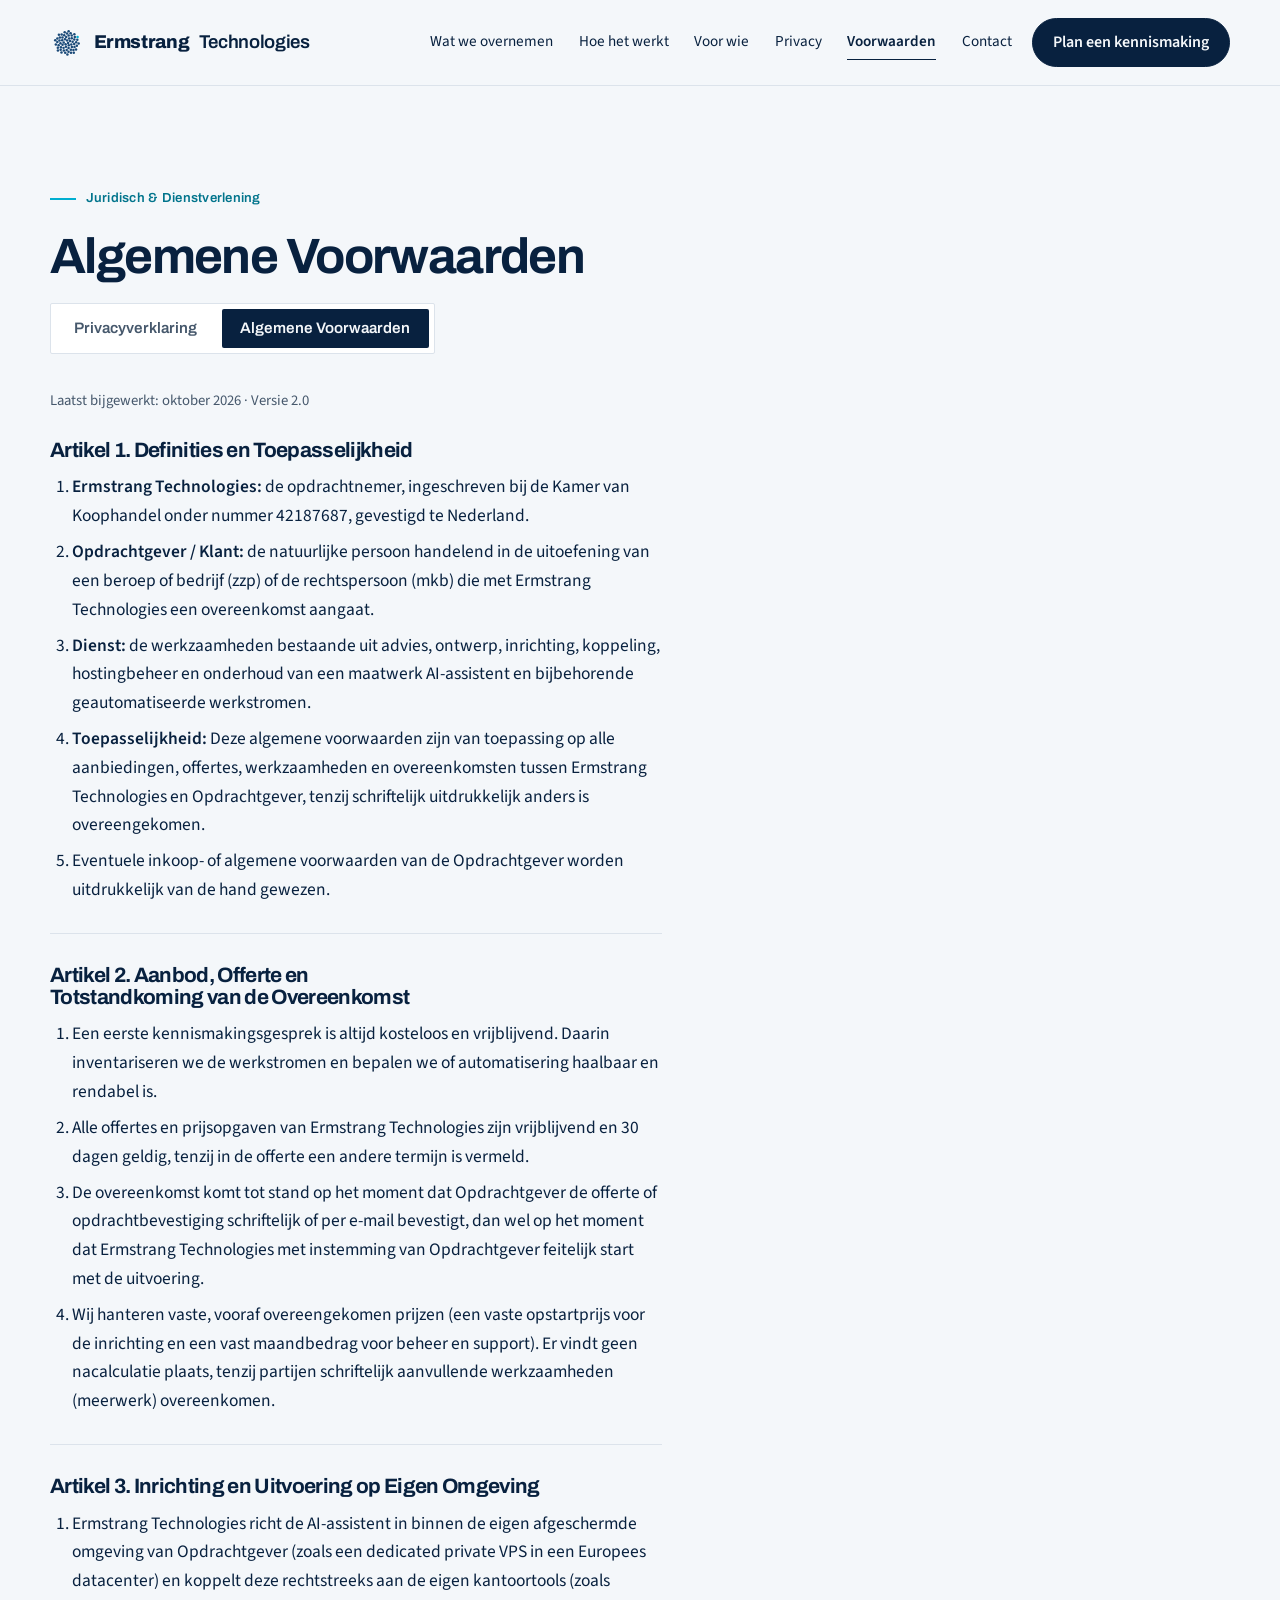
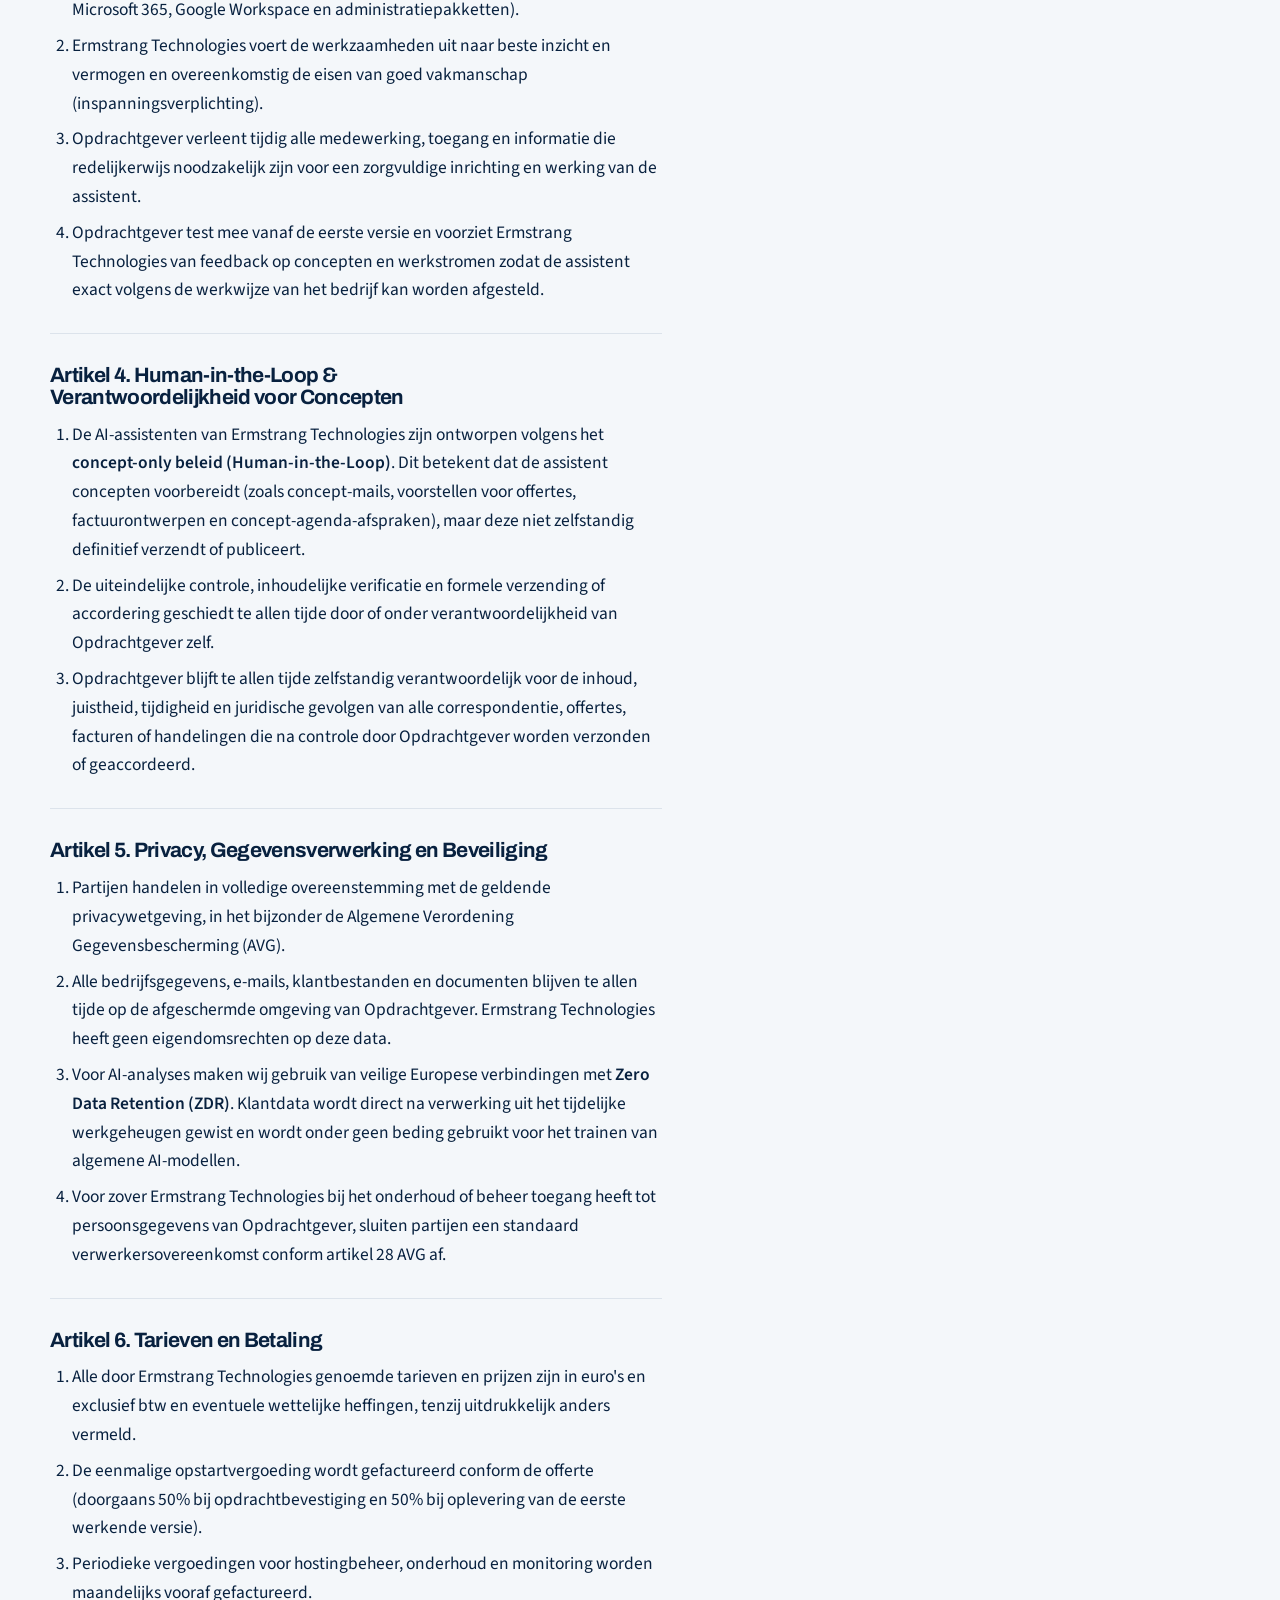
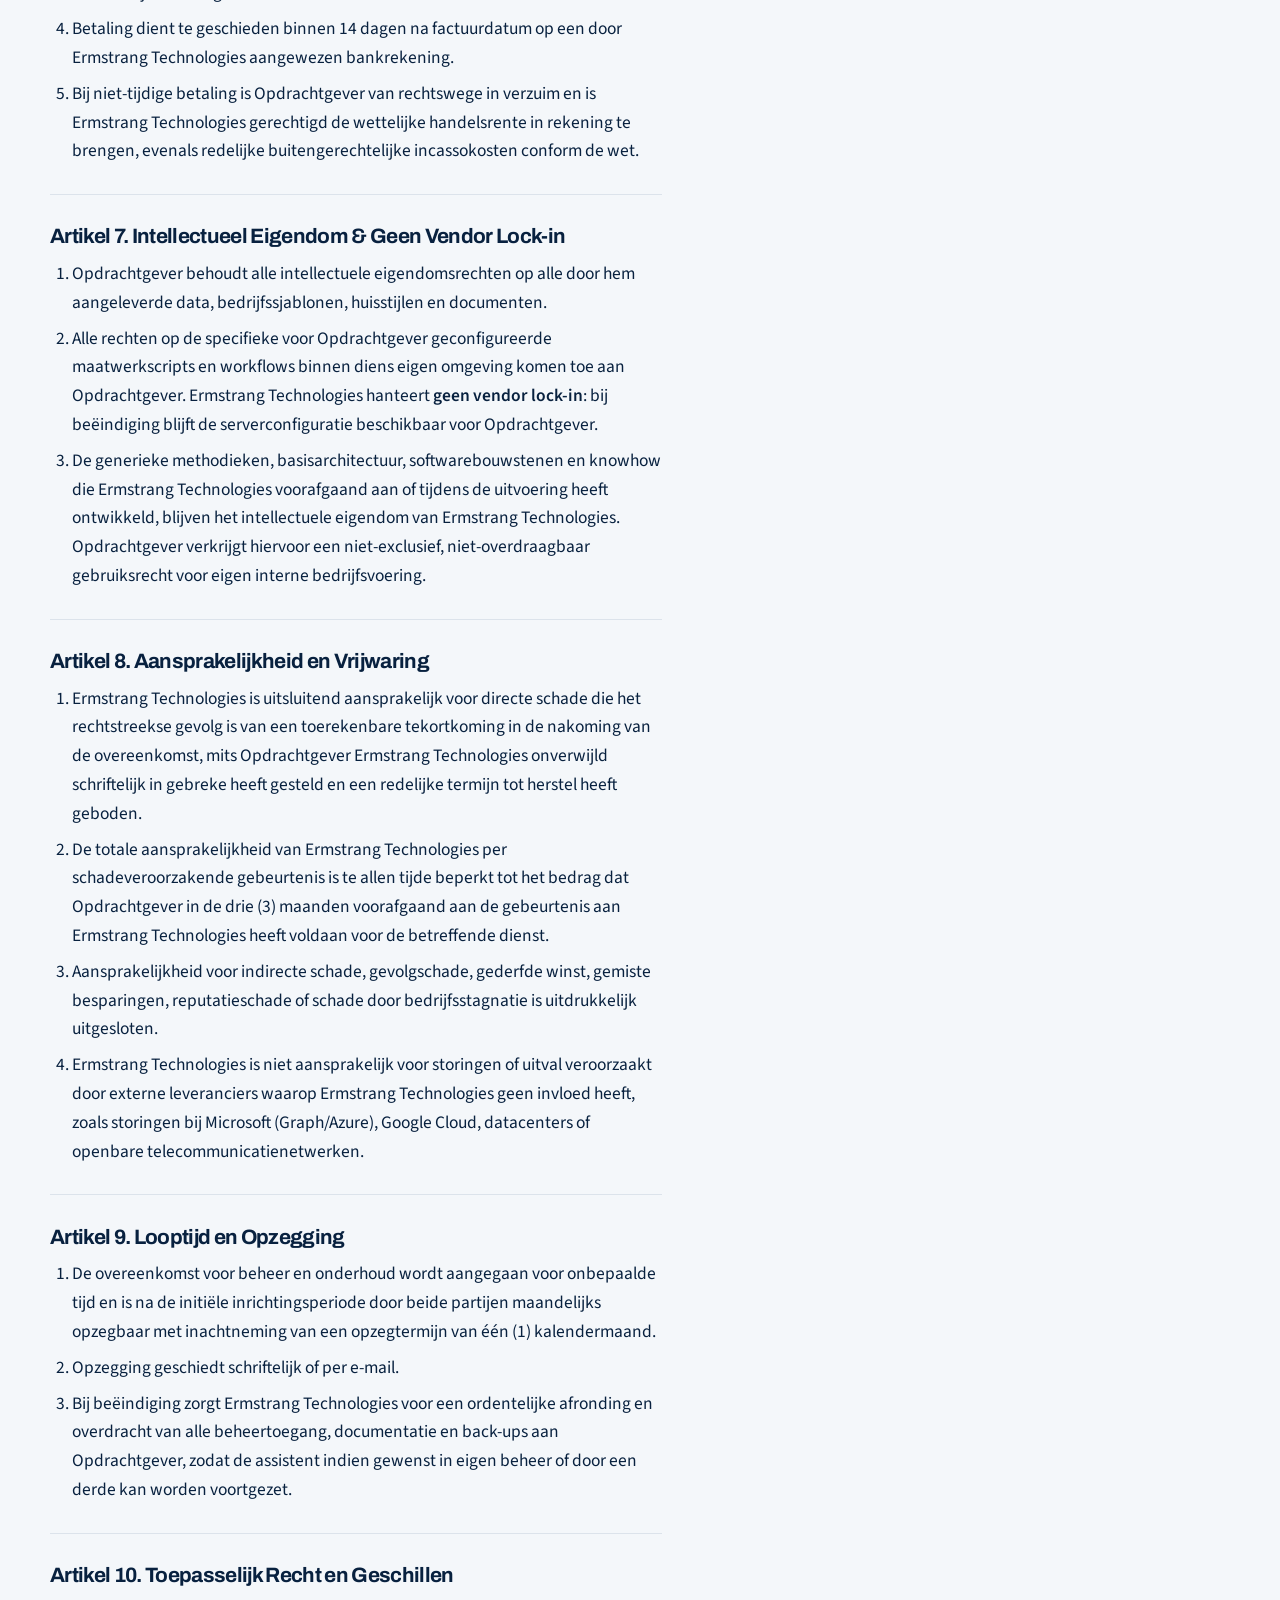
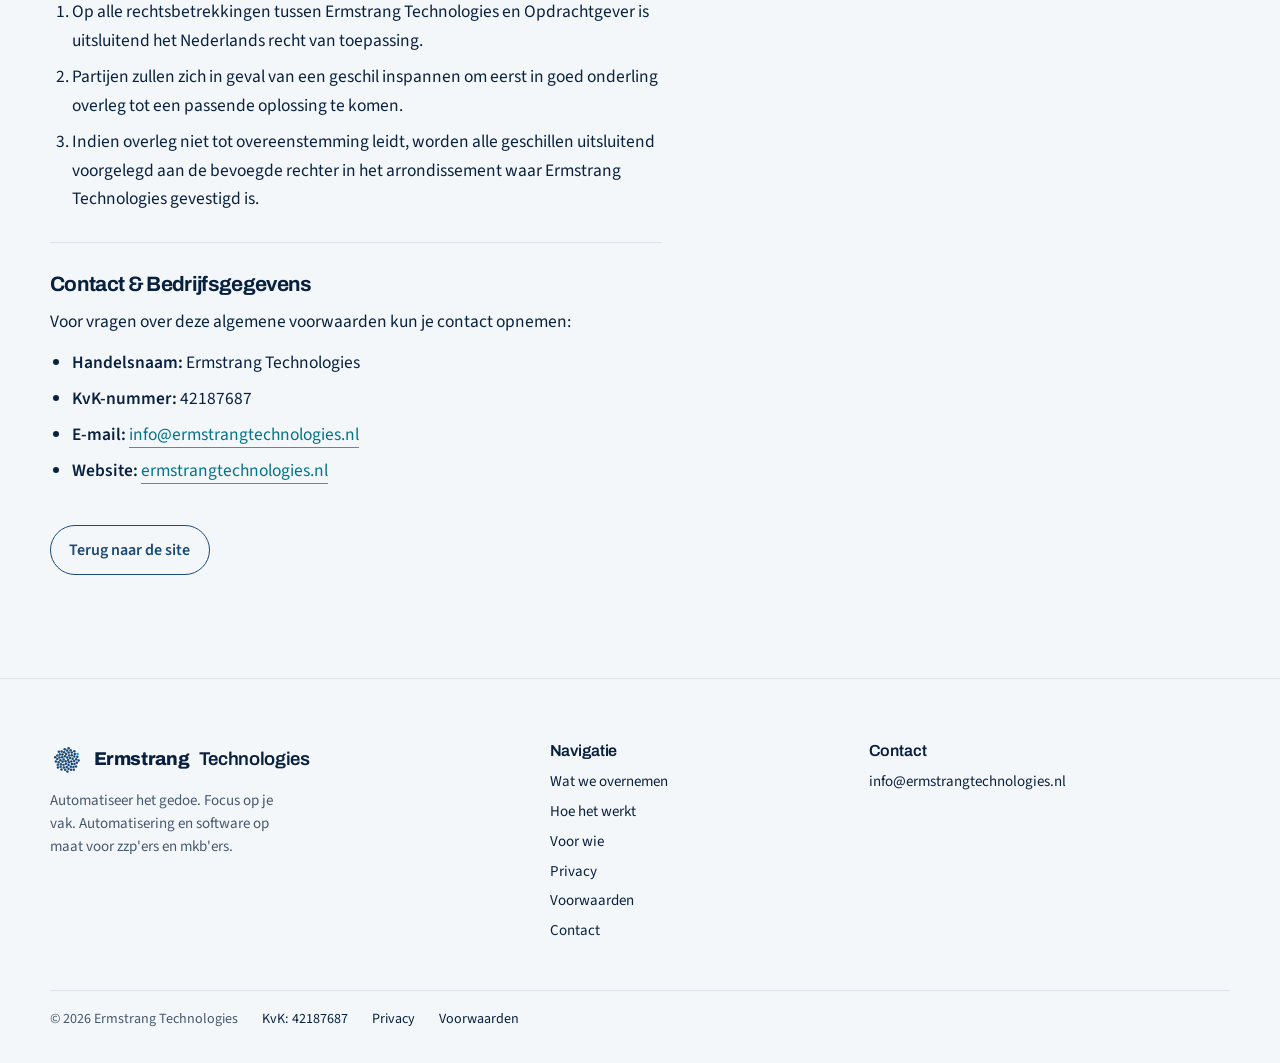
<file: voorwaarden.html>
<!doctype html>
<html lang="nl">
<head>
<meta charset="utf-8">
<meta name="viewport" content="width=device-width, initial-scale=1">
<title>Algemene Voorwaarden | Ermstrang Technologies</title>
<meta name="description" content="Algemene Voorwaarden van Ermstrang Technologies: heldere afspraken, vaste prijzen en geen kleine lettertjes voor AI-assistenten op maat.">
<link rel="canonical" href="https://ermstrangtechnologies.nl/voorwaarden">
<meta name="theme-color" content="#08213F">

<meta property="og:type" content="website">
<meta property="og:locale" content="nl_NL">
<meta property="og:site_name" content="Ermstrang Technologies">
<meta property="og:title" content="Algemene Voorwaarden | Ermstrang Technologies">
<meta property="og:description" content="Algemene Voorwaarden van Ermstrang Technologies: heldere afspraken, vaste prijzen en geen kleine lettertjes voor AI-assistenten op maat.">
<meta property="og:url" content="https://ermstrangtechnologies.nl/voorwaarden">
<meta property="og:image" content="https://ermstrangtechnologies.nl/assets/img/og-image.png">
<meta property="og:image:width" content="1200">
<meta property="og:image:height" content="630">
<meta name="twitter:card" content="summary_large_image">

<link rel="icon" href="/favicon.ico" sizes="48x48">
<link rel="icon" href="/assets/img/favicon-192.png" type="image/png" sizes="192x192">
<link rel="icon" href="/assets/img/favicon-dots.svg" type="image/svg+xml">
<link rel="alternate icon" href="/assets/img/favicon-32.png" sizes="32x32">
<link rel="apple-touch-icon" href="/assets/img/apple-touch-icon.png">

<link rel="preload" href="/assets/fonts/archivo-700-normal-latin.woff2" as="font" type="font/woff2" crossorigin>
<link rel="preload" href="/assets/fonts/source-sans-3-400-normal-latin.woff2" as="font" type="font/woff2" crossorigin>
<link rel="stylesheet" href="/assets/css/style.css">
<script>document.documentElement.classList.add('js');</script>
</head>
<body>
<a class="skip" href="#main">Naar de inhoud</a>

<header class="site-head">
  <div class="wrap site-head__inner">
    <a class="brand" href="/">
      <img src="/assets/img/mark-dots.svg" width="34" height="34" alt="" aria-hidden="true">
      Ermstrang<span class="brand__light">Technologies</span>
    </a>
    <nav class="site-nav" aria-label="Hoofdmenu">
      <a href="/#wat">Wat we overnemen</a>
      <a href="/#hoe">Hoe het werkt</a>
      <a href="/#voor-wie">Voor wie</a>
      <a href="/privacy">Privacy</a>
      <a href="/voorwaarden" aria-current="page">Voorwaarden</a>
      <a href="/#contact">Contact</a>
    </nav>
    <a class="btn" href="/#contact">Plan een kennismaking</a>
  </div>
</header>

<main class="wrap band" id="main">
  <div class="measure">
    <p class="kicker">Juridisch & Dienstverlening</p>
    <h1 style="font-size:var(--step-4); margin-top:.3rem">Algemene Voorwaarden</h1>

    <nav class="legal-nav" aria-label="Juridische documenten">
      <a href="/privacy" class="legal-nav__tab">Privacyverklaring</a>
      <a href="/voorwaarden" class="legal-nav__tab is-active" aria-current="page">Algemene Voorwaarden</a>
    </nav>

    <p class="legal-meta">Laatst bijgewerkt: oktober 2026 · Versie 2.0</p>

    <div class="legal-body" style="margin-top:1.5rem">
      <article class="legal-article">
        <h2>Artikel 1. Definities en Toepasselijkheid</h2>
        <ol>
          <li><strong>Ermstrang Technologies:</strong> de opdrachtnemer, ingeschreven bij de Kamer van Koophandel onder nummer 42187687, gevestigd te Nederland.</li>
          <li><strong>Opdrachtgever / Klant:</strong> de natuurlijke persoon handelend in de uitoefening van een beroep of bedrijf (zzp) of de rechtspersoon (mkb) die met Ermstrang Technologies een overeenkomst aangaat.</li>
          <li><strong>Dienst:</strong> de werkzaamheden bestaande uit advies, ontwerp, inrichting, koppeling, hostingbeheer en onderhoud van een maatwerk AI-assistent en bijbehorende geautomatiseerde werkstromen.</li>
          <li><strong>Toepasselijkheid:</strong> Deze algemene voorwaarden zijn van toepassing op alle aanbiedingen, offertes, werkzaamheden en overeenkomsten tussen Ermstrang Technologies en Opdrachtgever, tenzij schriftelijk uitdrukkelijk anders is overeengekomen.</li>
          <li>Eventuele inkoop- of algemene voorwaarden van de Opdrachtgever worden uitdrukkelijk van de hand gewezen.</li>
        </ol>
      </article>

      <article class="legal-article">
        <h2>Artikel 2. Aanbod, Offerte en Totstandkoming van de Overeenkomst</h2>
        <ol>
          <li>Een eerste kennismakingsgesprek is altijd kosteloos en vrijblijvend. Daarin inventariseren we de werkstromen en bepalen we of automatisering haalbaar en rendabel is.</li>
          <li>Alle offertes en prijsopgaven van Ermstrang Technologies zijn vrijblijvend en 30 dagen geldig, tenzij in de offerte een andere termijn is vermeld.</li>
          <li>De overeenkomst komt tot stand op het moment dat Opdrachtgever de offerte of opdrachtbevestiging schriftelijk of per e-mail bevestigt, dan wel op het moment dat Ermstrang Technologies met instemming van Opdrachtgever feitelijk start met de uitvoering.</li>
          <li>Wij hanteren vaste, vooraf overeengekomen prijzen (een vaste opstartprijs voor de inrichting en een vast maandbedrag voor beheer en support). Er vindt geen nacalculatie plaats, tenzij partijen schriftelijk aanvullende werkzaamheden (meerwerk) overeenkomen.</li>
        </ol>
      </article>

      <article class="legal-article">
        <h2>Artikel 3. Inrichting en Uitvoering op Eigen Omgeving</h2>
        <ol>
          <li>Ermstrang Technologies richt de AI-assistent in binnen de eigen afgeschermde omgeving van Opdrachtgever (zoals een dedicated private VPS in een Europees datacenter) en koppelt deze rechtstreeks aan de eigen kantoortools (zoals Microsoft 365, Google Workspace en administratiepakketten).</li>
          <li>Ermstrang Technologies voert de werkzaamheden uit naar beste inzicht en vermogen en overeenkomstig de eisen van goed vakmanschap (inspanningsverplichting).</li>
          <li>Opdrachtgever verleent tijdig alle medewerking, toegang en informatie die redelijkerwijs noodzakelijk zijn voor een zorgvuldige inrichting en werking van de assistent.</li>
          <li>Opdrachtgever test mee vanaf de eerste versie en voorziet Ermstrang Technologies van feedback op concepten en werkstromen zodat de assistent exact volgens de werkwijze van het bedrijf kan worden afgesteld.</li>
        </ol>
      </article>

      <article class="legal-article">
        <h2>Artikel 4. Human-in-the-Loop & Verantwoordelijkheid voor Concepten</h2>
        <ol>
          <li>De AI-assistenten van Ermstrang Technologies zijn ontworpen volgens het <strong>concept-only beleid (Human-in-the-Loop)</strong>. Dit betekent dat de assistent concepten voorbereidt (zoals concept-mails, voorstellen voor offertes, factuurontwerpen en concept-agenda-afspraken), maar deze niet zelfstandig definitief verzendt of publiceert.</li>
          <li>De uiteindelijke controle, inhoudelijke verificatie en formele verzending of accordering geschiedt te allen tijde door of onder verantwoordelijkheid van Opdrachtgever zelf.</li>
          <li>Opdrachtgever blijft te allen tijde zelfstandig verantwoordelijk voor de inhoud, juistheid, tijdigheid en juridische gevolgen van alle correspondentie, offertes, facturen of handelingen die na controle door Opdrachtgever worden verzonden of geaccordeerd.</li>
        </ol>
      </article>

      <article class="legal-article">
        <h2>Artikel 5. Privacy, Gegevensverwerking en Beveiliging</h2>
        <ol>
          <li>Partijen handelen in volledige overeenstemming met de geldende privacywetgeving, in het bijzonder de Algemene Verordening Gegevensbescherming (AVG).</li>
          <li>Alle bedrijfsgegevens, e-mails, klantbestanden en documenten blijven te allen tijde op de afgeschermde omgeving van Opdrachtgever. Ermstrang Technologies heeft geen eigendomsrechten op deze data.</li>
          <li>Voor AI-analyses maken wij gebruik van veilige Europese verbindingen met <strong>Zero Data Retention (ZDR)</strong>. Klantdata wordt direct na verwerking uit het tijdelijke werkgeheugen gewist en wordt onder geen beding gebruikt voor het trainen van algemene AI-modellen.</li>
          <li>Voor zover Ermstrang Technologies bij het onderhoud of beheer toegang heeft tot persoonsgegevens van Opdrachtgever, sluiten partijen een standaard verwerkersovereenkomst conform artikel 28 AVG af.</li>
        </ol>
      </article>

      <article class="legal-article">
        <h2>Artikel 6. Tarieven en Betaling</h2>
        <ol>
          <li>Alle door Ermstrang Technologies genoemde tarieven en prijzen zijn in euro's en exclusief btw en eventuele wettelijke heffingen, tenzij uitdrukkelijk anders vermeld.</li>
          <li>De eenmalige opstartvergoeding wordt gefactureerd conform de offerte (doorgaans 50% bij opdrachtbevestiging en 50% bij oplevering van de eerste werkende versie).</li>
          <li>Periodieke vergoedingen voor hostingbeheer, onderhoud en monitoring worden maandelijks vooraf gefactureerd.</li>
          <li>Betaling dient te geschieden binnen 14 dagen na factuurdatum op een door Ermstrang Technologies aangewezen bankrekening.</li>
          <li>Bij niet-tijdige betaling is Opdrachtgever van rechtswege in verzuim en is Ermstrang Technologies gerechtigd de wettelijke handelsrente in rekening te brengen, evenals redelijke buitengerechtelijke incassokosten conform de wet.</li>
        </ol>
      </article>

      <article class="legal-article">
        <h2>Artikel 7. Intellectueel Eigendom & Geen Vendor Lock-in</h2>
        <ol>
          <li>Opdrachtgever behoudt alle intellectuele eigendomsrechten op alle door hem aangeleverde data, bedrijfssjablonen, huisstijlen en documenten.</li>
          <li>Alle rechten op de specifieke voor Opdrachtgever geconfigureerde maatwerkscripts en workflows binnen diens eigen omgeving komen toe aan Opdrachtgever. Ermstrang Technologies hanteert <strong>geen vendor lock-in</strong>: bij beëindiging blijft de serverconfiguratie beschikbaar voor Opdrachtgever.</li>
          <li>De generieke methodieken, basisarchitectuur, softwarebouwstenen en knowhow die Ermstrang Technologies voorafgaand aan of tijdens de uitvoering heeft ontwikkeld, blijven het intellectuele eigendom van Ermstrang Technologies. Opdrachtgever verkrijgt hiervoor een niet-exclusief, niet-overdraagbaar gebruiksrecht voor eigen interne bedrijfsvoering.</li>
        </ol>
      </article>

      <article class="legal-article">
        <h2>Artikel 8. Aansprakelijkheid en Vrijwaring</h2>
        <ol>
          <li>Ermstrang Technologies is uitsluitend aansprakelijk voor directe schade die het rechtstreekse gevolg is van een toerekenbare tekortkoming in de nakoming van de overeenkomst, mits Opdrachtgever Ermstrang Technologies onverwijld schriftelijk in gebreke heeft gesteld en een redelijke termijn tot herstel heeft geboden.</li>
          <li>De totale aansprakelijkheid van Ermstrang Technologies per schadeveroorzakende gebeurtenis is te allen tijde beperkt tot het bedrag dat Opdrachtgever in de drie (3) maanden voorafgaand aan de gebeurtenis aan Ermstrang Technologies heeft voldaan voor de betreffende dienst.</li>
          <li>Aansprakelijkheid voor indirecte schade, gevolgschade, gederfde winst, gemiste besparingen, reputatieschade of schade door bedrijfsstagnatie is uitdrukkelijk uitgesloten.</li>
          <li>Ermstrang Technologies is niet aansprakelijk voor storingen of uitval veroorzaakt door externe leveranciers waarop Ermstrang Technologies geen invloed heeft, zoals storingen bij Microsoft (Graph/Azure), Google Cloud, datacenters of openbare telecommunicatienetwerken.</li>
        </ol>
      </article>

      <article class="legal-article">
        <h2>Artikel 9. Looptijd en Opzegging</h2>
        <ol>
          <li>De overeenkomst voor beheer en onderhoud wordt aangegaan voor onbepaalde tijd en is na de initiële inrichtingsperiode door beide partijen maandelijks opzegbaar met inachtneming van een opzegtermijn van één (1) kalendermaand.</li>
          <li>Opzegging geschiedt schriftelijk of per e-mail.</li>
          <li>Bij beëindiging zorgt Ermstrang Technologies voor een ordentelijke afronding en overdracht van alle beheertoegang, documentatie en back-ups aan Opdrachtgever, zodat de assistent indien gewenst in eigen beheer of door een derde kan worden voortgezet.</li>
        </ol>
      </article>

      <article class="legal-article">
        <h2>Artikel 10. Toepasselijk Recht en Geschillen</h2>
        <ol>
          <li>Op alle rechtsbetrekkingen tussen Ermstrang Technologies en Opdrachtgever is uitsluitend het Nederlands recht van toepassing.</li>
          <li>Partijen zullen zich in geval van een geschil inspannen om eerst in goed onderling overleg tot een passende oplossing te komen.</li>
          <li>Indien overleg niet tot overeenstemming leidt, worden alle geschillen uitsluitend voorgelegd aan de bevoegde rechter in het arrondissement waar Ermstrang Technologies gevestigd is.</li>
        </ol>
      </article>

      <article class="legal-article">
        <h2>Contact & Bedrijfsgegevens</h2>
        <p>Voor vragen over deze algemene voorwaarden kun je contact opnemen:</p>
        <ul>
          <li><strong>Handelsnaam:</strong> Ermstrang Technologies</li>
          <li><strong>KvK-nummer:</strong> 42187687</li>
          <li><strong>E-mail:</strong> <a class="link" href="mailto:info@ermstrangtechnologies.nl">info@ermstrangtechnologies.nl</a></li>
          <li><strong>Website:</strong> <a class="link" href="https://ermstrangtechnologies.nl">ermstrangtechnologies.nl</a></li>
        </ul>
      </article>
    </div>

    <p style="margin-top:2.5rem">
      <a class="btn btn--ghost" href="/">Terug naar de site</a>
    </p>
  </div>
</main>

<footer class="site-foot">
  <div class="wrap">
    <div class="site-foot__grid">
      <div class="site-foot__brand">
        <a class="brand" href="/">
          <img src="/assets/img/mark-dots.svg" width="34" height="34" alt="" aria-hidden="true">
          Ermstrang<span class="brand__light">Technologies</span>
        </a>
        <p class="site-foot__tag">Automatiseer het gedoe. Focus op je vak. Automatisering en software op maat voor zzp'ers en mkb'ers.</p>
      </div>
      <div>
        <h4>Navigatie</h4>
        <ul>
          <li><a href="/#wat">Wat we overnemen</a></li>
          <li><a href="/#hoe">Hoe het werkt</a></li>
          <li><a href="/#voor-wie">Voor wie</a></li>
          <li><a href="/privacy">Privacy</a></li>
          <li><a href="/voorwaarden">Voorwaarden</a></li>
          <li><a href="/#contact">Contact</a></li>
        </ul>
      </div>
      <div>
        <h4>Contact</h4>
        <ul>
          <li><a href="mailto:info@ermstrangtechnologies.nl">info@ermstrangtechnologies.nl</a></li>
        </ul>
      </div>
    </div>
    <p class="site-foot__legal">
      <span>© <span id="year">2026</span> Ermstrang Technologies</span>
      <span><a href="https://www.kvk.nl" target="_blank" rel="noopener noreferrer">KvK: 42187687</a></span>
      <span><a href="/privacy">Privacy</a></span>
      <span><a href="/voorwaarden">Voorwaarden</a></span>
    </p>
  </div>
</footer>

<script src="/assets/js/main.js" defer></script>
</body>
</html>
</file>
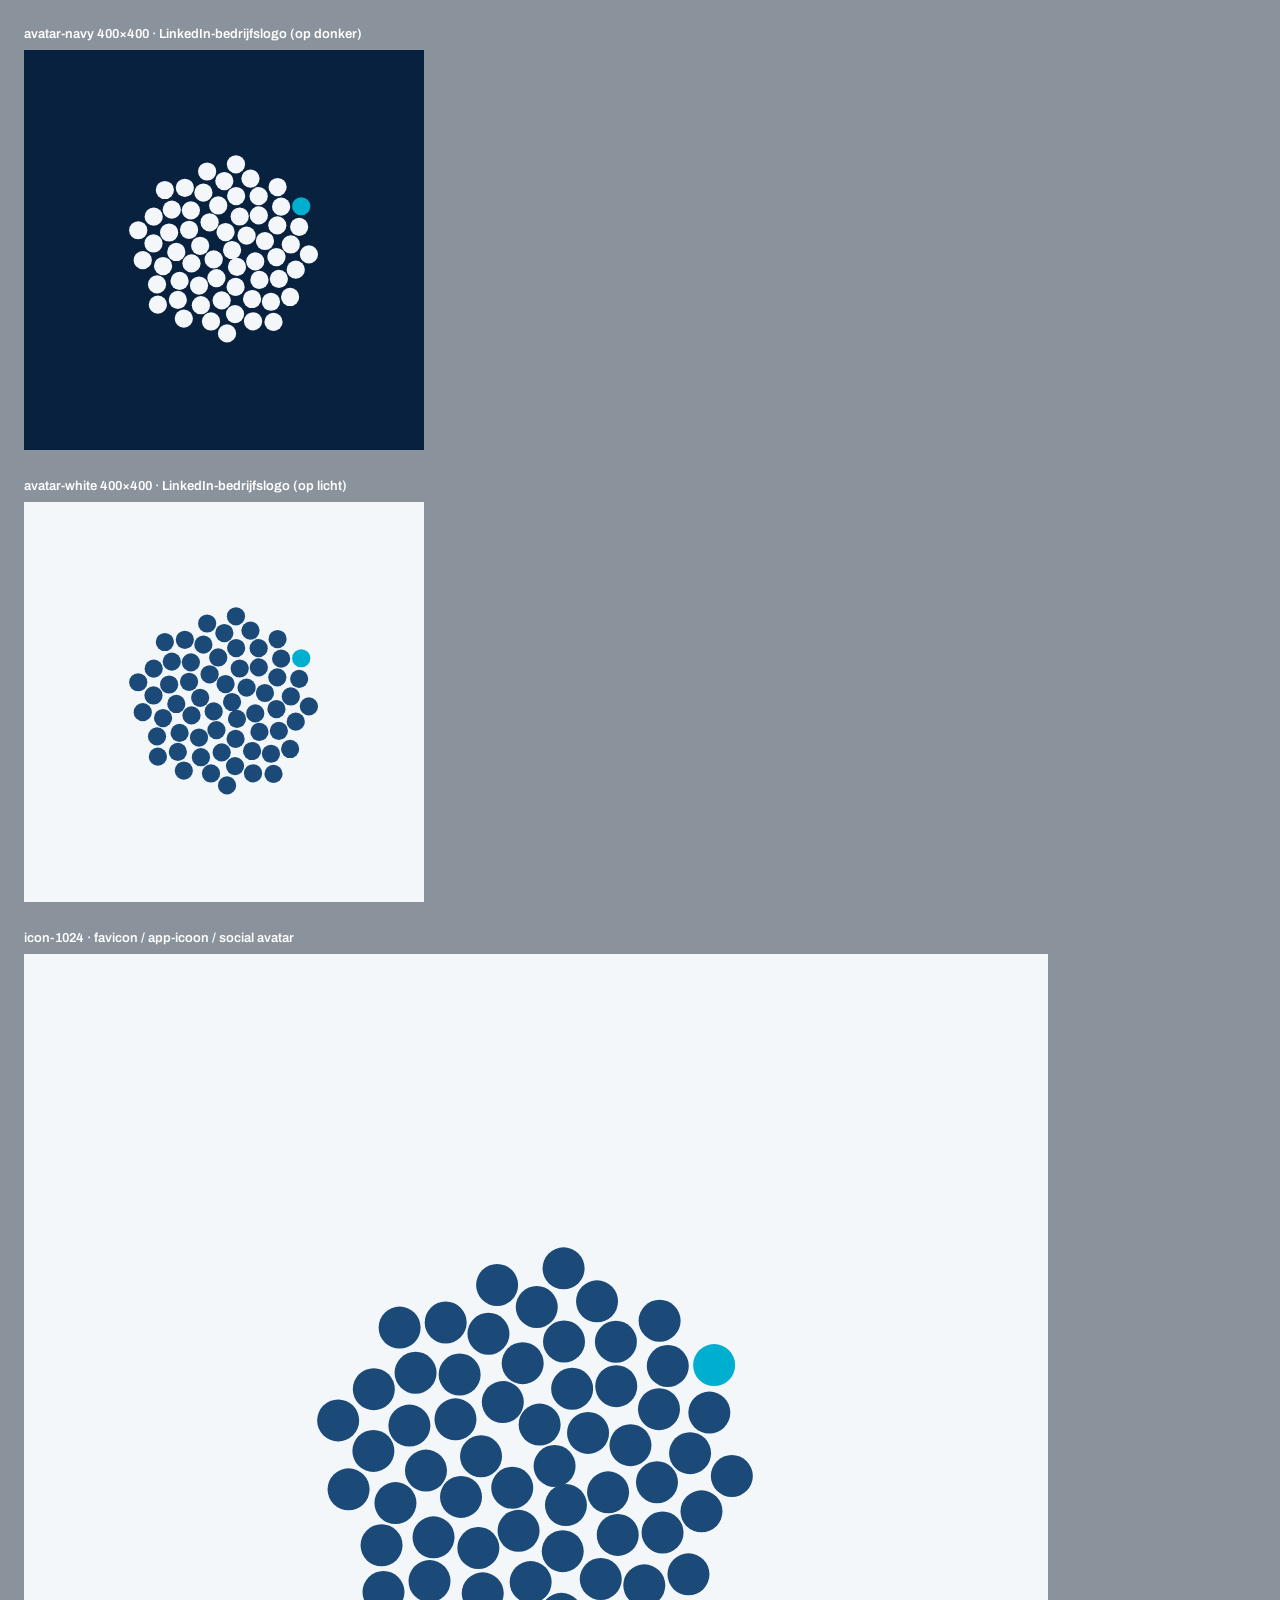
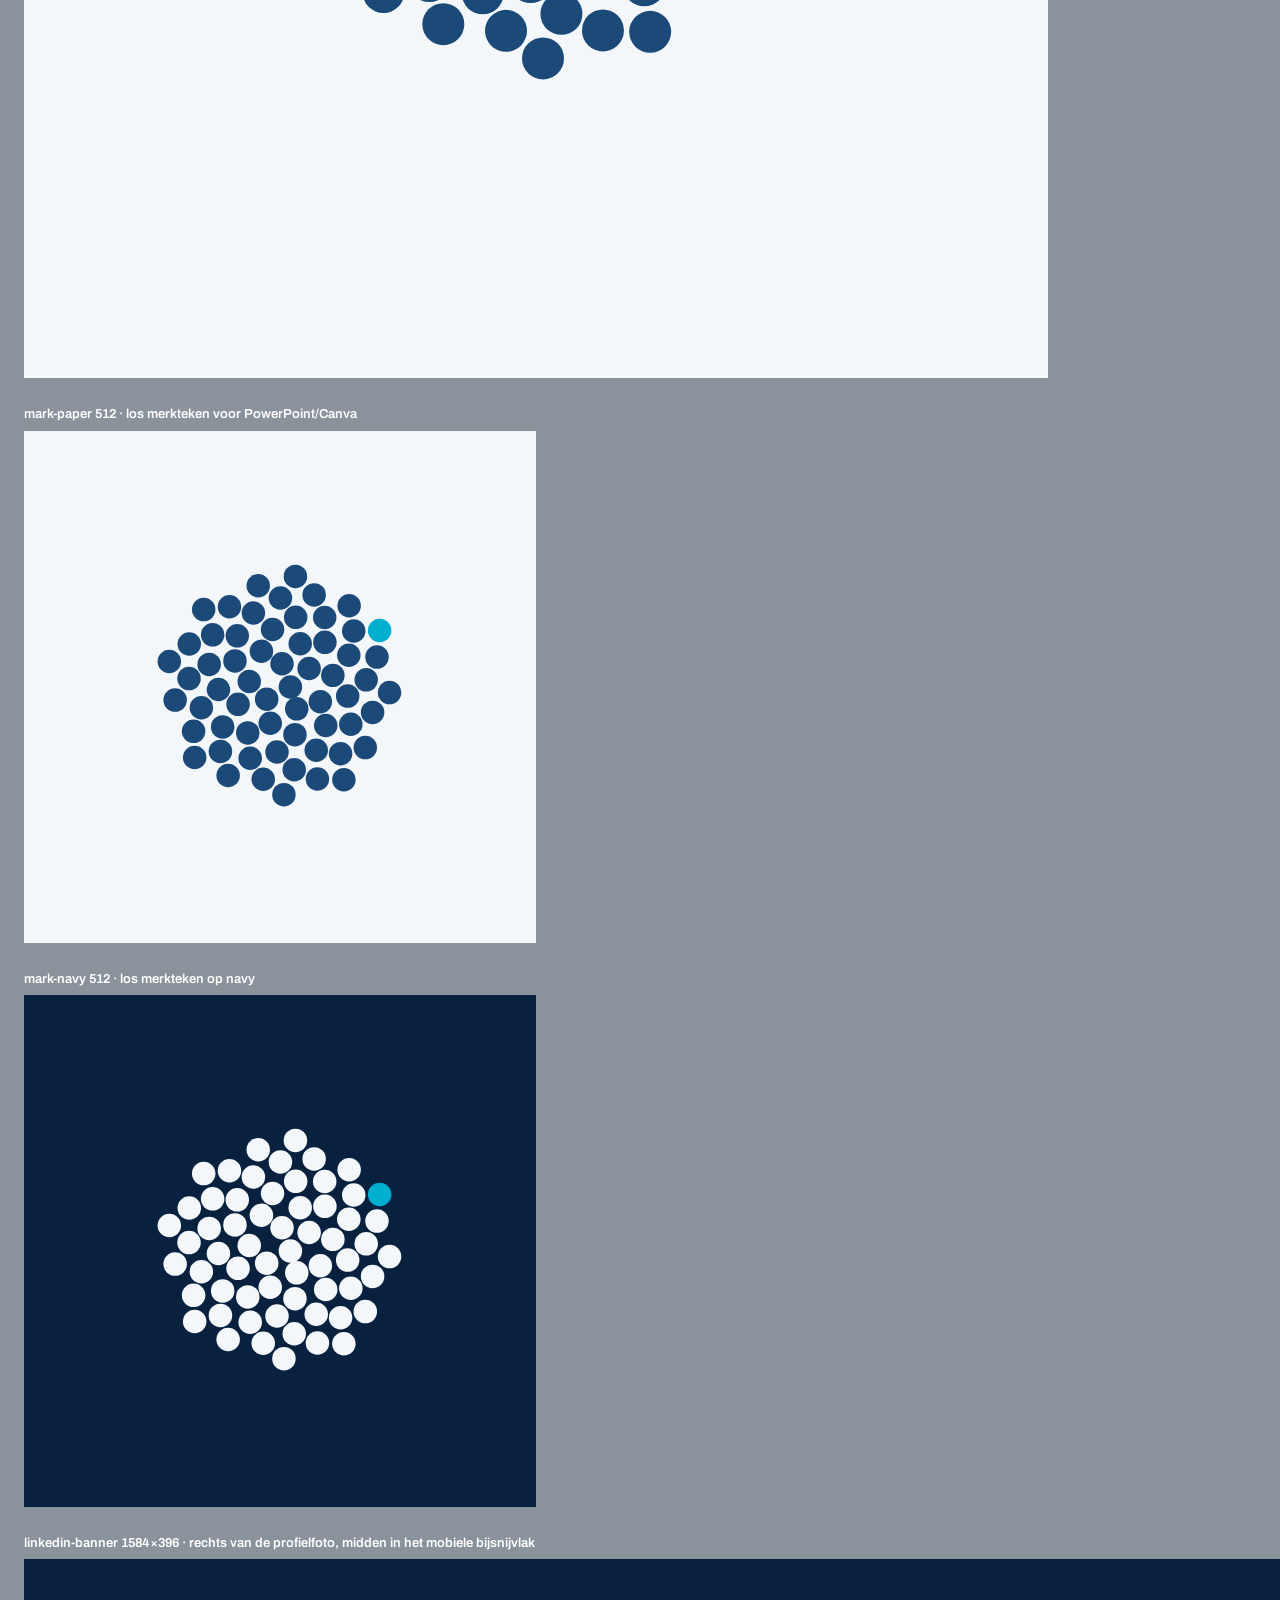
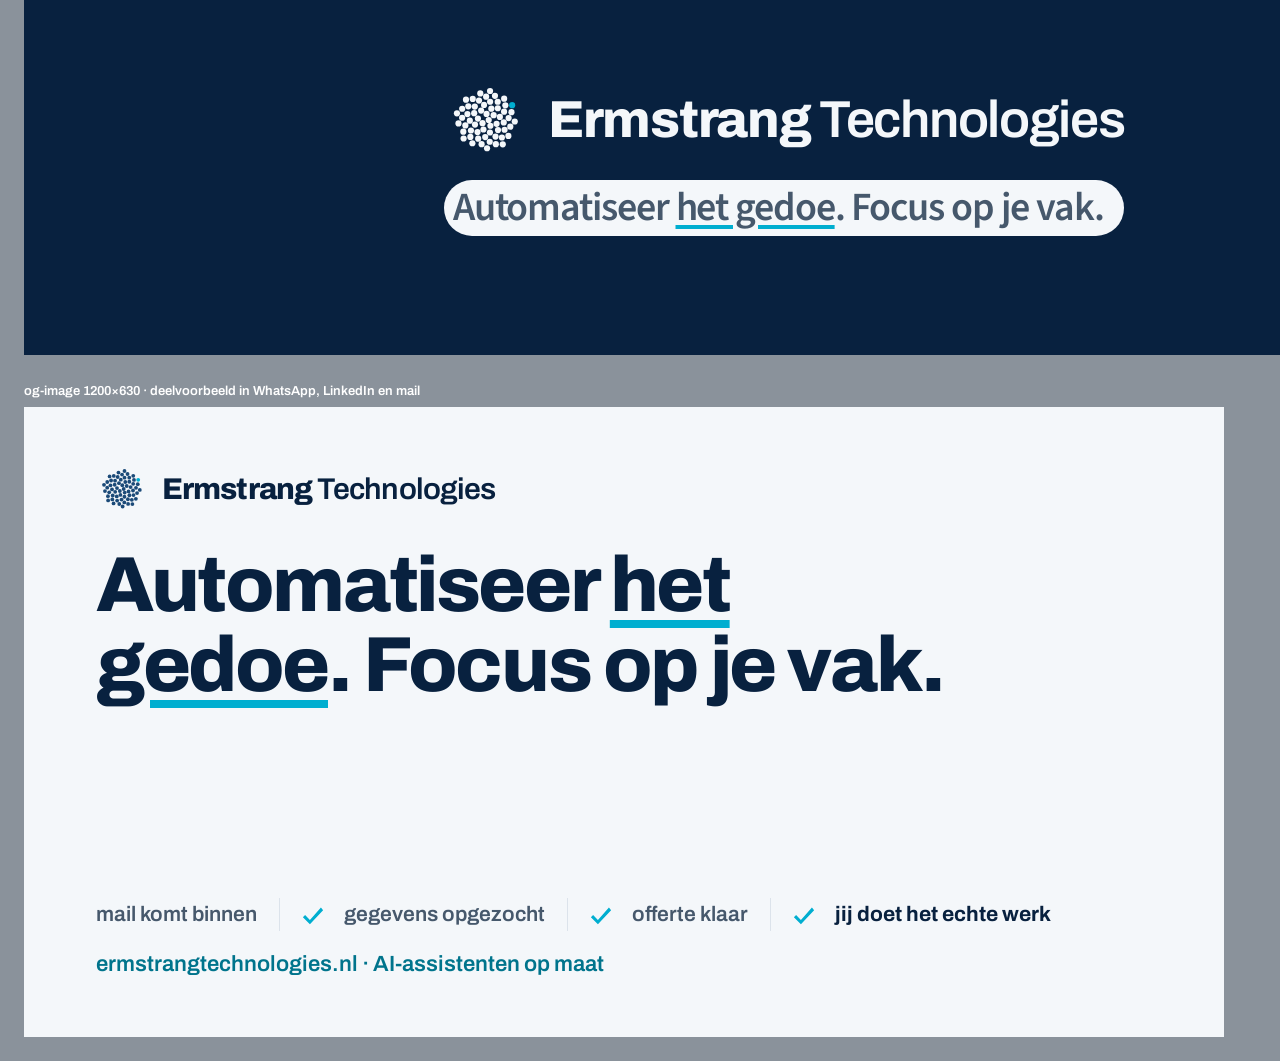
<file: design/asset-render2.html>
<!doctype html>
<html lang="nl">
<head>
<meta charset="utf-8">
<title>Ermstrang · renderblad voor merkbestanden</title>
<link rel="stylesheet" href="../assets/css/style.css">
<style>
  body{background:#8a929b; margin:0; padding:24px; display:grid; gap:26px; justify-items:start;
       font-family:"Archivo",system-ui,sans-serif}
  .art{width:max-content}
  .cap{color:#fff; font-size:13px; margin:0 0 6px; font-weight:600}
  .sq{display:grid; place-items:center}
  .sq img{display:block}
  #avatar-navy{width:400px;height:400px;background:oklch(0.247 0.065 255)}
  #avatar-white{width:400px;height:400px;background:oklch(0.975 0.005 248)}
  #icon{width:1024px;height:1024px;background:#F4F7FA}
  #mark-navy{width:512px;height:512px;background:oklch(0.247 0.065 255)}
  #mark-paper{width:512px;height:512px;background:#F4F7FA}

  #banner{width:1584px;height:396px;background:oklch(0.247 0.065 255); color:#F4F7FA;
          padding-left:420px; padding-right:64px; display:flex; align-items:center}
  #banner .inner{display:grid; gap:18px}
  #banner .row1{display:flex; align-items:center; gap:20px}
  #banner .lock img{width:84px;height:84px;display:block}
  #banner .word{font-weight:800; font-size:52px; letter-spacing:-1.3px; line-height:1; white-space:nowrap}
  #banner .word span{font-weight:400}
  #banner .tag{font-weight:800; font-size:40px; line-height:1.15; letter-spacing:-1.1px}
  #banner .tag u{text-decoration-color:#00AED0; text-decoration-thickness:.1em; text-underline-offset:.12em}
  #banner .meta{font-family:"Source Sans 3",sans-serif; font-size:19px; color:#CFD9E3; margin-top:16px}

  #og{width:1200px;height:630px;background:#F4F7FA; padding:56px 72px; color:#08213F;
      display:grid; grid-template-rows:auto 1fr auto; gap:30px}
  #og .top{display:flex; align-items:center; gap:14px}
  #og .top img{width:52px;height:52px}
  #og .top .word{font-weight:800; font-size:30px; letter-spacing:-.9px}
  #og .top .word span{font-weight:400}
  #og h1{font-weight:800; font-size:78px; line-height:1.03; letter-spacing:-2.4px; margin:0; max-width:22ch}
  #og h1 u{text-decoration-color:#00AED0; text-decoration-thickness:.1em; text-underline-offset:.12em}
  #og .flow{display:flex; align-items:center; font-weight:600; font-size:21px; color:#46586C}
  #og .flow span{display:flex; align-items:center; gap:10px; padding-right:22px; margin-right:22px;
                 border-right:1px solid #DCE3EB}
  #og .flow span:last-child{border-right:0; color:#08213F; font-weight:700}
  #og .tick{width:22px;height:22px;background:#00AED0;margin-right:10px;
            clip-path:polygon(14% 52%,36% 74%,86% 18%,96% 30%,36% 94%,4% 62%)}
  #og .url{font-weight:600; font-size:22px; color:#00748C; margin-top:16px}
</style>
</head>
<body>

<div class="art"><p class="cap">avatar-navy 400×400 · LinkedIn-bedrijfslogo (op donker)</p>
  <div class="sq" id="avatar-navy"><img src="../assets/img/mark-dots-omgekeerd.svg" width="248" height="248" alt=""></div></div>

<div class="art"><p class="cap">avatar-white 400×400 · LinkedIn-bedrijfslogo (op licht)</p>
  <div class="sq" id="avatar-white"><img src="../assets/img/mark-dots.svg" width="248" height="248" alt=""></div></div>

<div class="art"><p class="cap">icon-1024 · favicon / app-icoon / social avatar</p>
  <div class="sq" id="icon"><img src="../assets/img/mark-dots.svg" width="572" height="572" alt=""></div></div>

<div class="art"><p class="cap">mark-paper 512 · los merkteken voor PowerPoint/Canva</p>
  <div class="sq" id="mark-paper"><img src="../assets/img/mark-dots.svg" width="320" height="320" alt=""></div></div>

<div class="art"><p class="cap">mark-navy 512 · los merkteken op navy</p>
  <div class="sq" id="mark-navy"><img src="../assets/img/mark-dots-omgekeerd.svg" width="320" height="320" alt=""></div></div>

<div class="art"><p class="cap">linkedin-banner 1584×396 · rechts van de profielfoto, midden in het mobiele bijsnijvlak</p>
  <div id="banner">
    <div class="inner">
      <div class="row1">
        <span class="lock"><img src="../assets/img/mark-dots-omgekeerd.svg" alt=""></span>
        <span class="word">Ermstrang <span>Technologies</span></span>
      </div>
      <div class="tag">Automatiseer <u>het gedoe</u>. Focus op je vak.</div>
    </div>
  </div></div>

<div class="art"><p class="cap">og-image 1200×630 · deelvoorbeeld in WhatsApp, LinkedIn en mail</p>
  <div id="og">
    <div class="top">
      <img src="../assets/img/mark-dots.svg" alt="">
      <span class="word">Ermstrang <span>Technologies</span></span>
    </div>
    <h1>Automatiseer <u>het gedoe</u>. Focus op je vak.</h1>
    <div>
      <div class="flow">
        <span>mail komt binnen</span>
        <span><i class="tick"></i>gegevens opgezocht</span>
        <span><i class="tick"></i>offerte klaar</span>
        <span><i class="tick"></i>jij doet het echte werk</span>
      </div>
      <div class="url">ermstrangtechnologies.nl · AI-assistenten op maat</div>
    </div>
  </div></div>

</body>
</html>
</file>
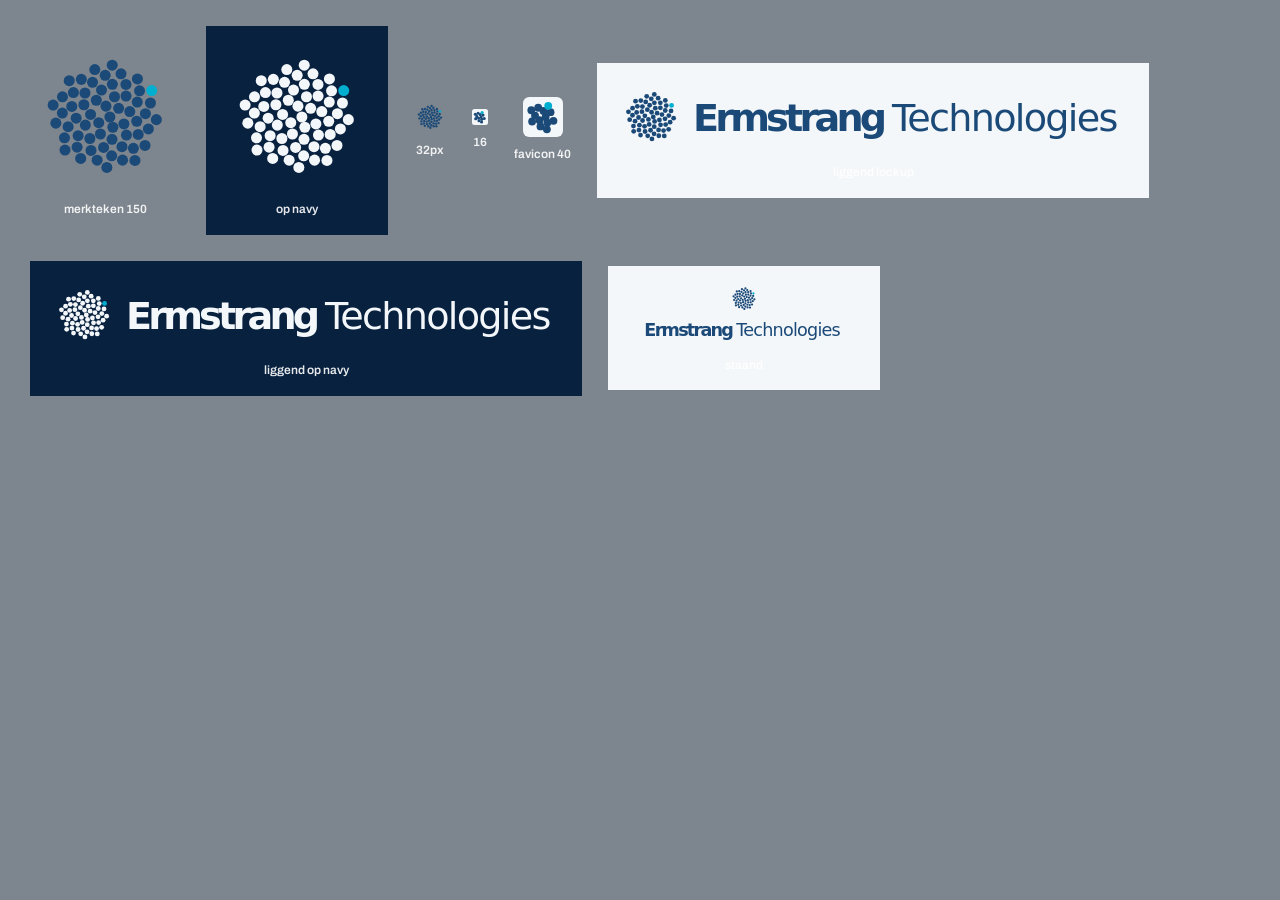
<file: design/mark-preview.html>
<!doctype html>
<html lang="nl"><head><meta charset="utf-8"><title>merkteken: proefblad</title>
<link rel="stylesheet" href="../assets/css/style.css">
<style>
  body{margin:0;padding:26px 30px;background:#7d858e;display:flex;flex-wrap:wrap;gap:26px;align-items:center;
       font-family:"Archivo",system-ui,sans-serif;color:#fff}
  .cell{display:grid;gap:8px;justify-items:center}
  .cell b{font-size:12px;font-weight:600;opacity:.9}
  .onnavy{background:#08213F;padding:16px}
  .onpaper{background:#F4F7FA;padding:16px}
</style></head><body>
  <div class="cell"><img src="../assets/img/mark-dots.svg" width="150" height="150"><b>merkteken 150</b></div>
  <div class="cell onnavy"><img src="../assets/img/mark-dots-omgekeerd.svg" width="150" height="150"><b>op navy</b></div>
  <div class="cell"><img src="../assets/img/mark-dots.svg" width="32" height="32"><b>32px</b></div>
  <div class="cell"><img src="../assets/img/favicon-dots.svg" width="16" height="16"><b>16</b></div>
  <div class="cell"><img src="../assets/img/favicon-dots.svg" width="40" height="40"><b>favicon 40</b></div>
  <div class="cell onpaper"><img src="../assets/img/logo-liggend-bewerkbaar.svg" width="520"><b>liggend lockup</b></div>
  <div class="cell onnavy"><img src="../assets/img/logo-liggend-bewerkbaar-donker.svg" width="520"><b>liggend op navy</b></div>
  <div class="cell onpaper"><img src="../assets/img/logo-staand-bewerkbaar.svg" width="240"><b>staand</b></div>
</body></html>
</file>
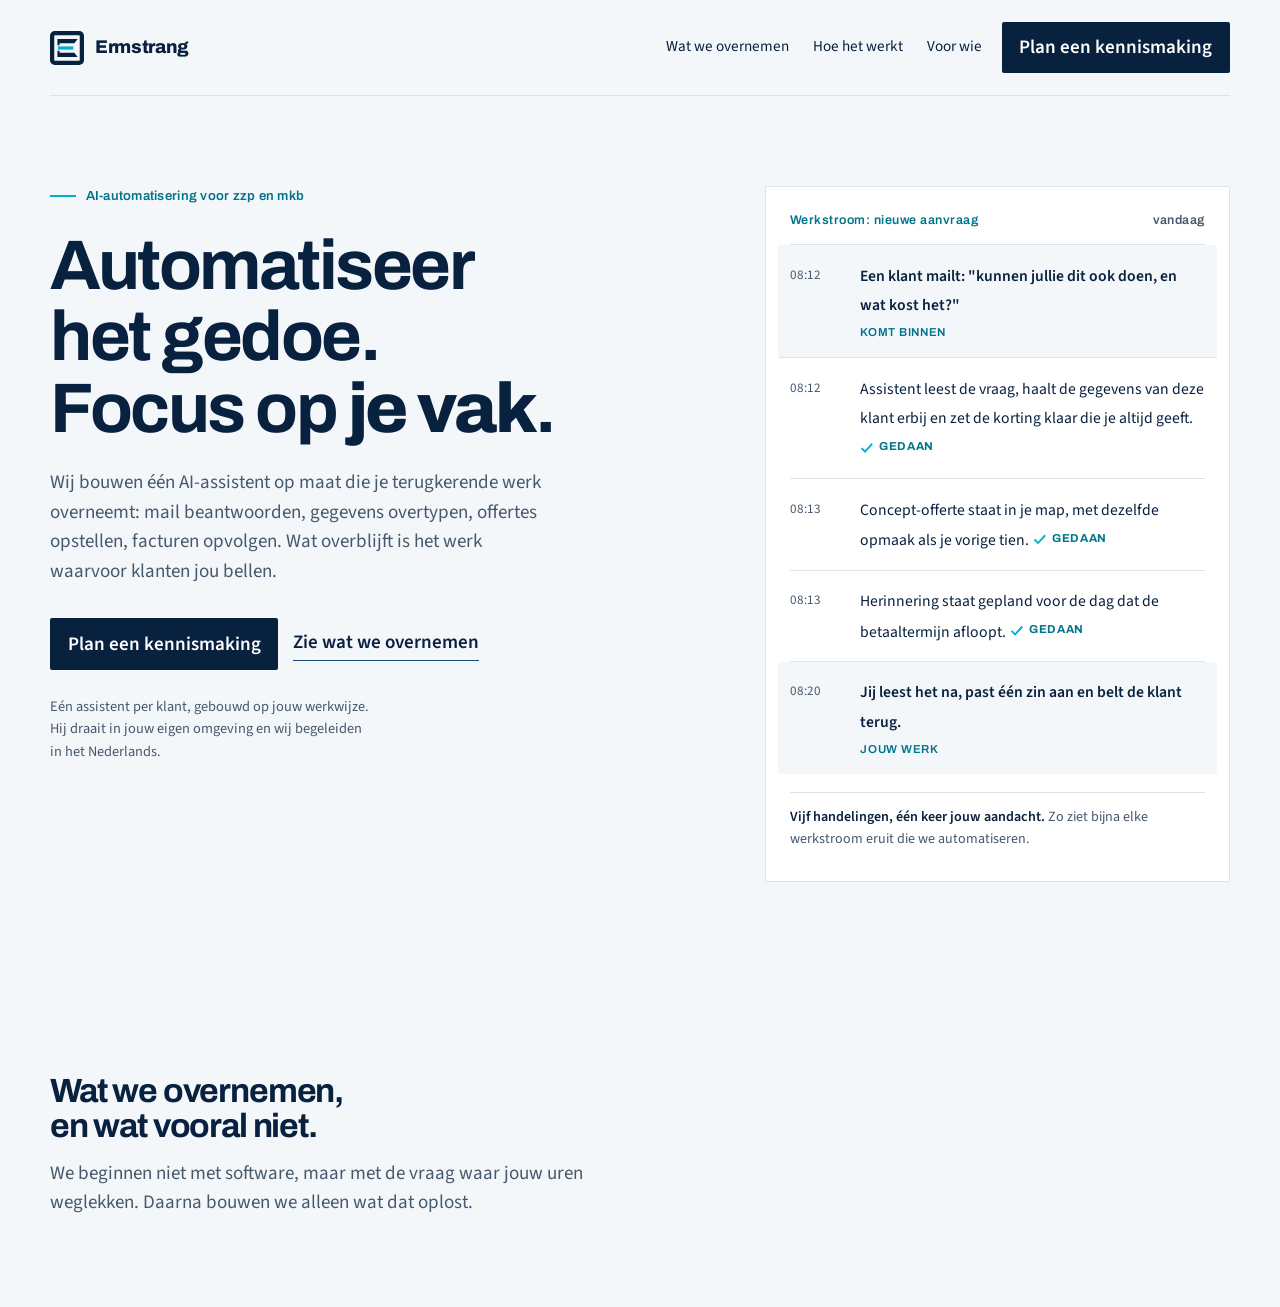
<file: design/mockup-hero.html>
<!doctype html>
<html lang="nl">
<head>
<meta charset="utf-8">
<meta name="viewport" content="width=device-width, initial-scale=1">
<title>Mockup hero: Ermstrang Technologies</title>
<link rel="preconnect" href="https://fonts.googleapis.com">
<link rel="preconnect" href="https://fonts.gstatic.com" crossorigin>
<link href="https://fonts.googleapis.com/css2?family=Archivo:wght@500;600;700;800&family=Source+Sans+3:ital,wght@0,400;0,600;1,400&display=swap" rel="stylesheet">
<style>
:root{
  /* TOKENS: deze worden na goedkeuring verbatim de projecttokens */
  --paper:      oklch(0.975 0.005 248);   /* #F4F7FA veld */
  --surface:    oklch(1 0 0);
  --navy:       oklch(0.247 0.065 255);   /* #08213F inkt + band */
  --navy-700:   oklch(0.289 0.069 253);
  --navy-500:   oklch(0.402 0.093 251);
  --cyan:       oklch(0.693 0.125 218);   /* #00AED0 semantisch accent */
  --cyan-ink:   oklch(0.516 0.093 219);   /* #00748C tekst-op-papier 5.0:1 */
  --muted:      oklch(0.453 0.040 251);   /* 6.8:1 */
  --hairline:   oklch(0.913 0.013 252);
  --display: "Archivo", system-ui, sans-serif;
  --text: "Source Sans 3", system-ui, sans-serif;
  --ease-out-quart: cubic-bezier(.23,1,.32,1);
  --step-1: clamp(1.06rem,.98rem + .3vw,1.19rem);
  --step-3: clamp(1.5rem,1.24rem + 1.1vw,2.1rem);
  --step-5: clamp(2.3rem,1.5rem + 3.6vw,4.6rem);
}
*{box-sizing:border-box}
html{-webkit-text-size-adjust:100%}
body{
  margin:0;background:var(--paper);color:var(--navy);
  font-family:var(--text);font-size:var(--step-1);line-height:1.55;
  font-synthesis-weight:none;
}
h1,h2,h3{font-family:var(--display);font-weight:700;line-height:1.02;letter-spacing:-.035em;text-wrap:balance;margin:0}
p{margin:0;text-wrap:pretty}
.wrap{width:min(1180px,100% - 2.5rem);margin-inline:auto}

/* header */
.site-head{display:flex;align-items:center;gap:1.25rem;padding-block:1.35rem;border-bottom:1px solid var(--hairline)}
.brand{display:flex;align-items:center;gap:.7rem;font-family:var(--display);font-weight:800;font-size:1.15rem;letter-spacing:-.02em;text-decoration:none;color:var(--navy)}
.brand svg{width:34px;height:34px;display:block}
.site-nav{margin-left:auto;display:flex;gap:1.5rem;font-size:.95rem}
.site-nav a{color:var(--navy);text-decoration:none;padding-block:.35rem;border-bottom:1px solid transparent}
.site-nav a:hover{border-bottom-color:var(--cyan)}
.cta{display:inline-flex;align-items:center;gap:.5rem;background:var(--navy);color:var(--surface);
  text-decoration:none;font-weight:600;padding:.7rem 1.1rem;border-radius:2px;
  transition:background-color 140ms var(--ease-out-quart),transform 140ms var(--ease-out-quart)}
.cta:hover{background:var(--navy-700)}
.cta:active{transform:scale(.97)}
a:focus-visible,button:focus-visible{outline:2px solid var(--cyan-ink);outline-offset:3px}

/* hero */
.hero{display:grid;grid-template-columns:7fr 5fr;gap:clamp(2rem,5vw,5rem);
  padding-block:clamp(3rem,7vw,6rem) clamp(4rem,8vw,7rem);align-items:start}
.kicker{display:flex;align-items:center;gap:.6rem;font-family:var(--display);font-weight:600;
  font-size:.82rem;letter-spacing:.02em;color:var(--cyan-ink);margin-bottom:1.5rem}
.kicker::before{content:"";width:26px;height:2px;background:var(--cyan);flex:none}
h1{font-size:var(--step-5);max-width:22ch}
h1 em{font-style:normal;font-weight:800}
.lede{margin-top:1.5rem;max-width:56ch;color:var(--muted)}
.actions{display:flex;flex-wrap:wrap;gap:.9rem;align-items:center;margin-top:2rem}
.ghost{color:var(--navy);text-decoration:none;font-weight:600;border-bottom:1px solid var(--navy-500);padding-bottom:2px}
.ghost:hover{border-bottom-color:var(--cyan-ink);color:var(--cyan-ink)}
.foot-note{margin-top:1.6rem;font-size:.9rem;color:var(--muted);max-width:46ch}

/* het werkblad, de signatuur */
.board{border:1px solid var(--hairline);background:var(--surface);padding:1.5rem 1.5rem 1.9rem}
.board-head{display:flex;justify-content:space-between;align-items:baseline;
  font-family:var(--display);font-weight:600;font-size:.78rem;letter-spacing:.04em;
  color:var(--cyan-ink);padding-bottom:.9rem;border-bottom:1px solid var(--hairline)}
.board-head span:last-child{color:var(--muted);font-variant-numeric:tabular-nums}
ol.flow{list-style:none;margin:0;padding:0}
.step{display:grid;grid-template-columns:3.4rem 1fr;gap:1rem;padding-block:.95rem;
  border-bottom:1px solid var(--hairline);position:relative}
.step:last-child{border-bottom:0}
.step .t{font-variant-numeric:tabular-nums;font-size:.82rem;color:var(--muted);padding-top:.25rem}
.step .what{font-size:.98rem;line-height:1.4}
.step .who{display:block;font-family:var(--display);font-weight:600;font-size:.72rem;
  letter-spacing:.06em;text-transform:uppercase;color:var(--muted);margin-top:.3rem}
.step--auto .what{color:var(--navy)}
.step--auto .stamp{display:inline-flex;align-items:center;gap:.35rem;color:var(--cyan-ink);
  font-family:var(--display);font-weight:700;font-size:.72rem;letter-spacing:.06em;
  text-transform:uppercase;margin-top:.35rem}
.step--auto .stamp::before{content:"";width:13px;height:13px;flex:none;
  background:var(--cyan);clip-path:polygon(14% 52%,36% 74%,86% 18%,96% 30%,36% 94%,4% 62%)}
.step--human{background:var(--paper);margin-inline:-.75rem;padding-inline:.75rem;border-radius:2px}
.step--human .what{font-weight:600}
.step--human .who{color:var(--cyan-ink)}
.board-foot{margin-top:1.1rem;padding-top:.9rem;border-top:1px solid var(--hairline);
  font-size:.88rem;color:var(--muted)}
.board-foot strong{color:var(--navy);font-weight:600}

/* sectie eronder: de tekening loopt over de grens heen (grid break) */
.next{padding-block:clamp(3.5rem,7vw,6rem)}
.next h2{font-size:var(--step-3);max-width:24ch}
.next p{margin-top:1rem;max-width:60ch;color:var(--muted)}
@media (max-width:900px){
  .hero{grid-template-columns:1fr;padding-bottom:2.5rem}
  .site-nav{display:none}
  .board{margin-top:.5rem}
}
</style>
</head>
<body>
<div class="wrap">
  <header class="site-head">
    <a class="brand" href="/">
      <svg viewBox="0 0 128 128" aria-hidden="true">
        <rect width="128" height="128" rx="18" fill="#08213F"/>
        <rect x="16" y="16" width="96" height="96" rx="3" fill="#F4F7FA"/>
        <g fill="#08213F">
          <path d="M28 30 H104 L92 46 H36 V54 H28 Z"/>
          <path d="M28 98 H104 L92 82 H36 V74 H28 Z"/>
        </g>
        <rect x="30" y="58" width="58" height="12" fill="#00AED0"/>
      </svg>
      Ermstrang
    </a>
    <nav class="site-nav">
      <a href="#wat">Wat we overnemen</a>
      <a href="#hoe">Hoe het werkt</a>
      <a href="#voor-wie">Voor wie</a>
    </nav>
    <a class="cta" href="#contact">Plan een kennismaking</a>
  </header>

  <section class="hero">
    <div>
      <p class="kicker">AI-automatisering voor zzp en mkb</p>
      <h1>Automatiseer het gedoe. Focus op <em>je vak</em>.</h1>
      <p class="lede">Wij bouwen één AI-assistent op maat die je terugkerende werk overneemt:
        mail beantwoorden, gegevens overtypen, offertes opstellen, facturen opvolgen. Wat overblijft
        is het werk waarvoor klanten jou bellen.</p>
      <p class="actions">
        <a class="cta" href="#contact">Plan een kennismaking</a>
        <a class="ghost" href="#wat">Zie wat we overnemen</a>
      </p>
      <p class="foot-note">Eén assistent per klant, gebouwd op jouw werkwijze. Hij draait in jouw
        eigen omgeving en wij begeleiden in het Nederlands.</p>
    </div>

    <div class="board">
      <div class="board-head"><span>Werkstroom: nieuwe aanvraag</span><span>vandaag</span></div>
      <ol class="flow">
        <li class="step step--human">
          <span class="t">08:12</span>
          <span><span class="what">Een klant mailt: "kunnen jullie dit ook doen, en wat kost het?"</span>
          <span class="who">komt binnen</span></span>
        </li>
        <li class="step step--auto">
          <span class="t">08:12</span>
          <span><span class="what">Assistent leest de vraag, haalt de gegevens van deze klant erbij en zet de korting klaar die je altijd geeft.</span>
          <span class="stamp">gedaan</span></span>
        </li>
        <li class="step step--auto">
          <span class="t">08:13</span>
          <span><span class="what">Concept-offerte staat in je map, met dezelfde opmaak als je vorige tien.</span>
          <span class="stamp">gedaan</span></span>
        </li>
        <li class="step step--auto">
          <span class="t">08:13</span>
          <span><span class="what">Herinnering staat gepland voor de dag dat de betaaltermijn afloopt.</span>
          <span class="stamp">gedaan</span></span>
        </li>
        <li class="step step--human">
          <span class="t">08:20</span>
          <span><span class="what">Jij leest het na, past één zin aan en belt de klant terug.</span>
          <span class="who">jouw werk</span></span>
        </li>
      </ol>
      <p class="board-foot"><strong>Vijf handelingen, één keer jouw aandacht.</strong> Zo ziet bijna
        elke werkstroom eruit die we automatiseren.</p>
    </div>
  </section>

  <section class="next">
    <h2>Wat we overnemen, en wat vooral niet.</h2>
    <p>We beginnen niet met software, maar met de vraag waar jouw uren weglekken. Daarna bouwen we
      alleen wat dat oplost.</p>
  </section>
</div>
</body>
</html>
</file>
<file: assets/css/style.css>
/* ==========================================================================
   Ermstrang Technologies, stylesheet
   Tokens zijn de goedgekeurde mockup-tokens (design/COMMIT-SHEET.md §2, §3).
   Palet in OKLCH, met de sRGB-waarde als comment voor drukwerk en Figma.
   ========================================================================== */

/* ---------- fonts (self-hosted: geen request naar Google, geen cookiebanner nodig) ---------- */
@font-face{font-family:"Archivo";font-style:normal;font-weight:600;font-display:swap;
  src:url("../fonts/archivo-600-normal-latin.woff2") format("woff2");
  unicode-range:U+0000-00FF,U+0131,U+0152-0153,U+02BB-02BC,U+02C6,U+02DA,U+02DC,U+0304,U+0308,U+0329,U+2000-206F,U+20AC,U+2122,U+2191,U+2193,U+2212,U+2215,U+FEFF,U+FFFD}
@font-face{font-family:"Archivo";font-style:normal;font-weight:700;font-display:swap;
  src:url("../fonts/archivo-700-normal-latin.woff2") format("woff2");
  unicode-range:U+0000-00FF,U+0131,U+0152-0153,U+02BB-02BC,U+02C6,U+02DA,U+02DC,U+0304,U+0308,U+0329,U+2000-206F,U+20AC,U+2122,U+2191,U+2193,U+2212,U+2215,U+FEFF,U+FFFD}
@font-face{font-family:"Archivo";font-style:normal;font-weight:800;font-display:swap;
  src:url("../fonts/archivo-800-normal-latin.woff2") format("woff2");
  unicode-range:U+0000-00FF,U+0131,U+0152-0153,U+02BB-02BC,U+02C6,U+02DA,U+02DC,U+0304,U+0308,U+0329,U+2000-206F,U+20AC,U+2122,U+2191,U+2193,U+2212,U+2215,U+FEFF,U+FFFD}
@font-face{font-family:"Source Sans 3";font-style:normal;font-weight:400;font-display:swap;
  src:url("../fonts/source-sans-3-400-normal-latin.woff2") format("woff2");
  unicode-range:U+0000-00FF,U+0131,U+0152-0153,U+02BB-02BC,U+02C6,U+02DA,U+02DC,U+0304,U+0308,U+0329,U+2000-206F,U+20AC,U+2122,U+2191,U+2193,U+2212,U+2215,U+FEFF,U+FFFD}
@font-face{font-family:"Source Sans 3";font-style:normal;font-weight:600;font-display:swap;
  src:url("../fonts/source-sans-3-600-normal-latin.woff2") format("woff2");
  unicode-range:U+0000-00FF,U+0131,U+0152-0153,U+02BB-02BC,U+02C6,U+02DA,U+02DC,U+0304,U+0308,U+0329,U+2000-206F,U+20AC,U+2122,U+2191,U+2193,U+2212,U+2215,U+FEFF,U+FFFD}

:root{
  /* kleur */
  --paper:      oklch(0.975 0.005 248);   /* #F4F7FA  veld, mean L 0.975 */
  --surface:    oklch(1 0 0);             /* #FFFFFF  kaarten, tabelband */
  --navy:       oklch(0.247 0.065 255);   /* #08213F  inkt + gedrenkte band */
  --navy-700:   oklch(0.289 0.069 253);   /* #0E2C4C  hover op navy */
  --navy-500:   oklch(0.402 0.093 251);   /* #1B4A78  secundaire lijn */
  --cyan:       oklch(0.693 0.125 218);   /* #00AED0  accent: alleen waar de assistent werkt */
  --cyan-ink:   oklch(0.516 0.093 219);   /* #00748C  5.0:1 op papier, tekst/accent op licht */
  --muted:      oklch(0.453 0.040 251);   /* #46586C  6.8:1 op papier */
  --hairline:   oklch(0.913 0.013 252);   /* #DCE3EB  1px structuur */
  --on-navy:    oklch(0.975 0.005 248);
  --on-navy-dim:oklch(0.82 0.02 248);

  /* type */
  --display: "Archivo", system-ui, -apple-system, sans-serif;
  --text: "Source Sans 3", system-ui, -apple-system, sans-serif;
  --step--1: clamp(0.83rem, 0.80rem + 0.14vw, 0.90rem);
  --step-0:  clamp(1.00rem, 0.96rem + 0.20vw, 1.09rem);
  --step-1:  clamp(1.13rem, 1.05rem + 0.36vw, 1.30rem);
  --step-2:  clamp(1.32rem, 1.18rem + 0.62vw, 1.64rem);
  --step-3:  clamp(1.50rem, 1.24rem + 1.10vw, 2.10rem);
  --step-4:  clamp(1.90rem, 1.40rem + 2.20vw, 3.10rem);
  --step-5:  clamp(2.30rem, 1.50rem + 3.60vw, 4.60rem);

  /* ruimte */
  --gut: clamp(1.25rem, 4vw, 2.5rem);
  --band-tight: clamp(2.75rem, 5vw, 4rem);
  --band: clamp(4rem, 8vw, 7rem);
  --band-airy: clamp(5rem, 11vw, 9.5rem);
  --radius: 2px;

  /* beweging */
  --ease-out-quart: cubic-bezier(.23, 1, .32, 1);
  --ease-in-out-quart: cubic-bezier(.77, 0, .175, 1);
  --d-press: 140ms;   /* knop */
  --d-hover: 160ms;   /* hover */
  --d-reveal: 520ms;  /* sectie-opener: marketingreeks, bewust >300ms, zie COMMIT-SHEET §5 */

  --z-sticky: 10;
  --z-grain: 2;
  color-scheme: light;
}

*,*::before,*::after{box-sizing:border-box}
html{-webkit-text-size-adjust:100%; scroll-behavior:smooth}
body{
  margin:0;
  background:var(--paper);
  color:var(--navy);
  font-family:var(--text);
  font-size:var(--step-0);
  line-height:1.55;
  font-synthesis-weight:none;
  -webkit-font-smoothing:antialiased;
}
h1,h2,h3,h4{
  font-family:var(--display); font-weight:700; line-height:1.04;
  letter-spacing:-.032em; text-wrap:balance; margin:0;
}
p{margin:0; text-wrap:pretty}
ul,ol,dl{margin:0; padding:0}
img,svg{max-width:100%; display:block}
strong{font-weight:600}

.wrap{width:min(1180px, 100% - 2*var(--gut)); margin-inline:auto}
.measure{max-width:68ch}
.lede{font-size:var(--step-1); color:var(--muted); max-width:58ch}
.skip{position:absolute; left:-9999px}
.skip:focus{left:1rem; top:1rem; z-index:99; background:var(--surface); color:var(--navy);
  padding:.6rem .9rem; border:1px solid var(--navy)}
:where(a,button,summary):focus-visible{outline:2px solid var(--cyan-ink); outline-offset:3px; border-radius:1px}
[id]{scroll-margin-top:6.5rem}

/* ---------- header ---------- */
.site-head{
  position:sticky; top:0; z-index:var(--z-sticky);
  background:var(--paper); border-bottom:1px solid var(--hairline);
}
.site-head__inner{display:flex; align-items:center; gap:1.25rem; padding-block:1.1rem}
.brand{
  display:flex; align-items:center; gap:.6rem;
  font-family:var(--display); font-weight:800; font-size:1.16rem; letter-spacing:-.02em;
  color:var(--navy); text-decoration:none;
}
.brand img,.brand svg{width:34px; height:34px; flex:none}
.brand__light{font-weight:400}
.site-nav{margin-left:auto; display:flex; gap:1.6rem; font-size:.95rem}
.site-nav a{color:var(--navy); text-decoration:none; padding-block:.35rem;
  border-bottom:1px solid transparent;
  transition:border-color var(--d-hover) var(--ease-out-quart), color var(--d-hover) var(--ease-out-quart)}
.site-nav a[aria-current="page"]{border-bottom-color:var(--navy); font-weight:600}
@media (hover:hover) and (pointer:fine){
  .site-nav a:hover{border-bottom-color:var(--cyan); color:var(--cyan-ink)}
}

/* ---------- knoppen ---------- */
.btn{
  display:inline-flex; align-items:center; gap:.5rem;
  background:var(--navy); color:var(--on-navy); text-decoration:none;
  font-family:var(--text); font-weight:600; font-size:1rem;
  padding:.72rem 1.15rem; border:1px solid var(--navy); border-radius:var(--radius);
  transition:background-color var(--d-press) var(--ease-out-quart),
             color var(--d-press) var(--ease-out-quart),
             transform var(--d-press) var(--ease-out-quart);
}
@media (hover:hover) and (pointer:fine){
  .btn:hover{background:var(--navy-700); border-color:var(--navy-700)}
}
.btn:active{transform:scale(.97)}
.btn--on-navy{background:var(--cyan); border-color:var(--cyan); color:var(--navy)}
@media (hover:hover) and (pointer:fine){
  .btn--on-navy:hover{background:var(--on-navy); border-color:var(--on-navy)}
}
.btn--ghost{background:transparent; color:var(--navy-500); border-color:var(--navy-500); padding-inline:.95rem}
@media (hover:hover) and (pointer:fine){
  .btn--ghost:hover{background:var(--navy-500); border-color:var(--navy-500); color:var(--on-navy)}
}
.link{color:var(--cyan-ink); text-decoration:none; border-bottom:1px solid var(--cyan)}
@media (hover:hover) and (pointer:fine){
  .link:hover{border-bottom-color:var(--navy); color:var(--navy)}
}

/* ---------- hero ---------- */
.hero{
  display:grid; grid-template-columns:7fr 5fr; gap:clamp(2rem,5vw,5rem);
  align-items:start;
  padding-block:clamp(2.75rem,6vw,5rem) clamp(1rem,2vw,1.5rem);
}
.kicker{
  display:flex; align-items:center; gap:.6rem; margin-bottom:1.4rem;
  font-family:var(--display); font-weight:600; font-size:.82rem; letter-spacing:.02em;
  color:var(--cyan-ink);
}
.kicker::before{content:""; width:26px; height:2px; background:var(--cyan); flex:none}
h1{font-size:var(--step-5); max-width:24ch}
/* cyaan onderstreept precies het deel dat geautomatiseerd wordt, dezelfde betekenis als in het werkblad */
h1 mark{
  background:none; color:inherit;
  text-decoration:underline; text-decoration-color:var(--cyan);
  text-decoration-thickness:.11em; text-underline-offset:.11em;
}
.hero__lede{margin-top:1.4rem}
.hero__actions{display:flex; flex-wrap:wrap; align-items:center; gap:1.1rem; margin-top:2rem}
.hero__note{margin-top:1.7rem; font-size:.92rem; color:var(--muted); max-width:48ch}

/* ---------- het werkblad (signatuur) ---------- */
.board{
  position:relative; z-index:2;
  background:var(--surface); border:1px solid var(--hairline);
  padding:1.4rem 1.4rem 1.7rem;
  margin-bottom:-7.5rem;   /* grid break: de tekening loopt over de sectiegrens heen */
}
.board__head{
  display:flex; justify-content:space-between; align-items:baseline; gap:1rem;
  padding-bottom:.85rem; border-bottom:1px solid var(--hairline);
  font-family:var(--display); font-weight:600; font-size:.78rem; letter-spacing:.045em;
  text-transform:none; color:var(--cyan-ink);
}
.board__head span:last-child{color:var(--muted); font-variant-numeric:tabular-nums; text-transform:none}
.flow{list-style:none}
.step{
  display:grid; grid-template-columns:3.4rem 1fr; gap:1rem;
  padding-block:.95rem; border-bottom:1px solid var(--hairline);
}
.step:last-child{border-bottom:0}
.step__t{font-variant-numeric:tabular-nums; font-size:.82rem; color:var(--muted); padding-top:.28rem}
.step__what{font-size:.98rem; line-height:1.42}
.step__who{
  display:block; margin-top:.34rem;
  font-family:var(--display); font-weight:600; font-size:.71rem;
  letter-spacing:.07em; text-transform:uppercase; color:var(--muted);
}
.step--human{background:var(--paper); margin-inline:-.7rem; padding-inline:.7rem; border-radius:var(--radius)}
.step--human .step__what{font-weight:600}
.step--human .step__who{color:var(--cyan-ink)}
.stamp{
  display:flex; align-items:center; gap:.4rem; margin-top:.38rem;
  font-family:var(--display); font-weight:700; font-size:.71rem;
  letter-spacing:.07em; text-transform:uppercase; color:var(--cyan-ink);
}
.stamp__tick{
  width:14px; height:14px; flex:none; background:var(--cyan);
  clip-path:polygon(14% 52%, 36% 74%, 86% 18%, 96% 30%, 36% 94%, 4% 62%);
  transform-origin:50% 50%;
}
.board__foot{
  margin-top:1.15rem; padding-top:.95rem; border-top:1px solid var(--hairline);
  font-size:.9rem; color:var(--muted);
}
.board__foot strong{color:var(--navy)}

/* ---------- secties ---------- */
.band{padding-block:var(--band)}
.band--tight{padding-block:var(--band-tight)}
.band--airy{padding-block:var(--band-airy)}
.band--surface{background:var(--surface)}
/* de hairline van deze sectie loopt achter het werkblad door */
.band--surface.overlap{border-top:1px solid var(--hairline); padding-top:clamp(9rem,14vw,12rem)}
.sec-head{display:grid; grid-template-columns:5fr 7fr; gap:clamp(1.5rem,4vw,4rem); align-items:end;
  margin-bottom:clamp(2rem,4vw,3.25rem)}
h2{font-size:var(--step-3)}
h3{font-size:var(--step-2)}
.sec-head p{color:var(--muted); max-width:60ch}

/* taken-tabel: echt tabel-werk, niet kaartjes */
.tasks{width:100%; border-collapse:collapse; font-size:1rem}
.tasks caption{text-align:left; color:var(--muted); font-size:.92rem; padding-bottom:1rem}
.tasks th,.tasks td{text-align:left; vertical-align:top; padding:1.05rem 1.25rem 1.05rem 0}
.tasks thead th{
  font-family:var(--display); font-weight:600; font-size:.74rem; letter-spacing:.09em;
  text-transform:uppercase; color:var(--muted); border-bottom:1px solid var(--navy-500);
  padding-bottom:.6rem;
}
.tasks tbody tr{border-bottom:1px solid var(--hairline)}
.tasks tbody th{font-family:var(--display); font-weight:600; font-size:1.02rem; white-space:nowrap}
.tasks td:last-child{color:var(--muted); padding-right:0}
.tasks col:nth-child(3){width:26%}

/* hoe het werkt: echte volgorde, dus genummerd */
.how{display:grid; grid-template-columns:repeat(3,1fr); gap:clamp(1.5rem,4vw,3rem); position:relative}
.how__rule{
  position:absolute; left:0; right:0; top:1.15rem; height:1px; background:var(--hairline);
  transform-origin:left center;
}
.how__step{position:relative; padding-top:3.4rem}
.how__num{
  position:absolute; top:0; left:0; width:2.3rem; height:2.3rem;
  display:grid; place-items:center; background:var(--navy); color:var(--on-navy);
  font-family:var(--display); font-weight:700; font-size:.9rem; border-radius:var(--radius);
}
.how__step h3{font-size:var(--step-2); margin-bottom:.55rem}
.how__step p{color:var(--muted)}
.how__in{margin-top:.9rem; font-size:.92rem; color:var(--muted)}
.how__in b{display:block; font-family:var(--display); font-weight:600; font-size:.98rem;
  letter-spacing:-.01em; color:var(--cyan-ink); margin-bottom:.15rem}

/* voor wie: twee rijen, elk anders opgebouwd */
.who{display:grid; grid-template-columns:4fr 8fr; gap:clamp(1.25rem,4vw,4rem) clamp(1.5rem,4vw,3.5rem);
  align-items:start}
.who + .who{border-top:1px solid var(--hairline); margin-top:clamp(2rem,4vw,3rem);
  padding-top:clamp(2rem,4vw,3rem)}
.who__label{font-family:var(--display); font-weight:800; font-size:var(--step-2); letter-spacing:-.03em}
.who__label span{display:block; font-weight:600; font-size:.85rem; letter-spacing:.02em;
  color:var(--muted); margin-top:.4rem; font-family:var(--text)}
.who__body p{color:var(--muted); max-width:62ch}
.who__list{list-style:none; margin-top:1.1rem; display:grid; gap:.55rem}
.who__list li{padding-left:1.5rem; position:relative}
.who__list li::before{
  content:""; position:absolute; left:0; top:.62em; width:8px; height:8px;
  background:var(--cyan); clip-path:polygon(50% 0,100% 50%,50% 100%,0 50%);
}
.who__defs{margin-top:1.2rem; display:grid; grid-template-columns:9rem 1fr; gap:.6rem 1.25rem}
.who__defs dt{font-family:var(--display); font-weight:600; font-size:.95rem}
.who__defs dd{margin:0; color:var(--muted)}

/* navy band */
.navy{background:var(--navy); color:var(--on-navy); position:relative; overflow:hidden}
.navy::after{
  content:""; position:absolute; inset:0; z-index:var(--z-grain); pointer-events:none; opacity:.035;
  background-image:url("data:image/svg+xml;utf8,<svg xmlns='http://www.w3.org/2000/svg' width='140' height='140'><filter id='n'><feTurbulence type='fractalNoise' baseFrequency='.85' numOctaves='2'/></filter><rect width='140' height='140' filter='url(%23n)'/></svg>");
}
.navy > *{position:relative; z-index:3}
.navy h2{color:var(--on-navy)}
.navy .sec-head p{color:var(--on-navy-dim)}
.args{margin-top:clamp(2rem,4vw,3rem); display:grid; grid-template-columns:repeat(3,1fr); gap:clamp(1.5rem,4vw,3rem)}
.arg{border-top:1px solid oklch(0.40 0.05 253); padding-top:1.15rem}
.arg h3{font-size:var(--step-1); margin-bottom:.5rem}
.arg p{color:var(--on-navy-dim); font-size:1rem}
.arg ul{margin-top:.6rem; display:grid; gap:.35rem; list-style:none}
.arg li{color:var(--on-navy-dim); font-size:.96rem; padding-left:1.15rem; position:relative}
.arg li::before{content:""; position:absolute; left:0; top:.7em; width:8px; height:1px; background:var(--cyan)}
.arg:nth-child(2){grid-row:span 1}

/* contact */
.contact{display:grid; grid-template-columns:7fr 5fr; gap:clamp(2rem,5vw,4rem); align-items:start}
.contact__ask{background:var(--surface); border:1px solid var(--hairline); padding:1.5rem}
.contact__ask h3{font-size:var(--step-1); margin-bottom:.6rem}
.contact__ask p{color:var(--muted); font-size:1rem}
.contact__ask p + p{margin-top:.8rem}
.contact__list{list-style:none; margin-top:1.5rem; display:grid; gap:.5rem}
.contact__list a{color:var(--navy); text-decoration:none; border-bottom:1px solid var(--navy-500)}
@media (hover:hover) and (pointer:fine){
  .contact__list a:hover{border-bottom-color:var(--cyan); color:var(--cyan-ink)}
}
.contact__list span{color:var(--muted); font-size:.9rem; display:block}

/* footer */
.site-foot{border-top:1px solid var(--hairline); padding-block:clamp(2.5rem,5vw,4rem) 2rem; font-size:.94rem}
.site-foot__grid{display:grid; grid-template-columns:5fr 3fr 4fr; gap:clamp(1.5rem,4vw,3rem)}
.site-foot__brand{display:grid; gap:.7rem; align-content:start}
.site-foot__tag{color:var(--muted); max-width:34ch}
.site-foot h4{font-family:var(--display); font-weight:600; font-size:1rem; letter-spacing:-.01em;
  color:var(--navy); margin-bottom:.7rem}
.site-foot ul{list-style:none; display:grid; gap:.4rem}
.site-foot a{color:var(--navy); text-decoration:none; border-bottom:1px solid transparent}
@media (hover:hover) and (pointer:fine){
  .site-foot a:hover{border-bottom-color:var(--cyan)}
}
.site-foot__legal{margin-top:clamp(2rem,4vw,3rem); padding-top:1.1rem; border-top:1px solid var(--hairline);
  display:flex; flex-wrap:wrap; gap:.4rem 1.5rem; color:var(--muted); font-size:.88rem}

/* ---------- juridische pagina's & tabs ---------- */
.legal-nav{
  display:inline-flex; flex-wrap:wrap; gap:.4rem; padding:.3rem;
  background:var(--surface); border:1px solid var(--hairline); border-radius:var(--radius);
  margin-block:1.25rem 2.25rem;
}
.legal-nav__tab{
  display:inline-flex; align-items:center; padding:.5rem 1.15rem;
  font-family:var(--display); font-weight:600; font-size:.95rem;
  color:var(--muted); text-decoration:none; border-radius:var(--radius);
  transition:color var(--d-hover) var(--ease-out-quart), background-color var(--d-hover) var(--ease-out-quart);
}
.legal-nav__tab:hover{color:var(--navy); background:var(--paper)}
.legal-nav__tab[aria-current="page"], .legal-nav__tab.is-active{
  background:var(--navy); color:var(--on-navy);
}
.legal-body{display:grid; gap:1.75rem}
.legal-article{display:grid; gap:.75rem; padding-top:1.75rem; border-top:1px solid var(--hairline)}
.legal-article:first-of-type{border-top:none; padding-top:0}
.legal-article h2{font-size:var(--step-1); color:var(--navy); margin-top:.2rem}
.legal-article p, .legal-article li{color:var(--navy); line-height:1.65}
.legal-article ul, .legal-article ol{padding-left:1.35rem; display:grid; gap:.45rem}
.legal-meta{font-size:.92rem; color:var(--muted); margin-bottom:.5rem}

/* ---------- reveal-states ----------
   De startwaarde hangt aan html.js; dat klasse zet een inline scriptje in de <head>.
   Zonder JS (of als het script faalt) staat alles er dus gewoon. */
[data-arm="rise"]{transition:opacity var(--d-reveal) var(--ease-out-quart),
                             transform var(--d-reveal) var(--ease-out-quart)}
[data-arm="line"]{transition:transform 640ms var(--ease-out-quart)}
[data-arm="blur"]{transition:filter var(--d-reveal) var(--ease-out-quart),
                             opacity var(--d-reveal) var(--ease-out-quart)}
html.js [data-arm="rise"]{opacity:0; transform:translateY(6px)}
html.js [data-arm="line"]{transform:scaleX(0)}
html.js [data-arm="blur"]{opacity:0; filter:blur(6px)}
html.js [data-arm].in{opacity:1; transform:none; filter:none}
.stamp__tick{transition:transform 300ms var(--ease-out-quart), opacity 300ms var(--ease-out-quart)}
html.js .stamp__tick{transform:scale(.5); opacity:0}
html.js .step--auto.in-stamp .stamp__tick{transform:none; opacity:1}

@media (max-width:980px){
  .site-nav{gap:1rem; font-size:.9rem}
  .hero{grid-template-columns:1fr; padding-bottom:2.5rem}
  .board{margin-bottom:0}
  .band--surface.overlap{border-top:1px solid var(--hairline); padding-top:var(--band)}
  .sec-head{grid-template-columns:1fr; align-items:start; gap:1rem}
  .how{grid-template-columns:1fr; gap:2.25rem}
  .how__rule{top:0; bottom:0; left:.7rem; right:auto; width:1px; height:auto}
  .who{grid-template-columns:1fr}
  .who__defs{grid-template-columns:1fr; gap:.2rem 0}
  .who__defs dd{margin-bottom:.7rem}
  .args{grid-template-columns:1fr; gap:1.75rem}
  .contact{grid-template-columns:1fr}
  .site-foot__grid{grid-template-columns:1fr 1fr}
}
@media (max-width:640px){
  .site-nav{display:none}
  .site-head .btn{padding:.55rem .8rem; font-size:.92rem; white-space:nowrap; margin-left:auto}
  .site-head__inner{gap:.6rem}
  .site-head .brand{display:grid; grid-template-columns:auto 1fr; column-gap:.5rem;
    font-size:1rem; line-height:1.1; min-width:0; justify-items:start; align-content:center}
  .site-head .brand img{grid-row:1 / span 2; align-self:center}
  .site-head .brand__light{font-size:.92em; grid-column:2; grid-row:2}
  .tasks thead{display:none}
  .tasks tbody th{display:block; white-space:normal}
  .tasks tbody td{display:block; padding:.15rem 0 0}
  .tasks tbody tr{display:block; padding-block:1rem}
  .tasks tbody td:last-child{padding-bottom:.4rem}
  .site-foot__grid{grid-template-columns:1fr}
}
@media (prefers-reduced-motion: reduce){
  html{scroll-behavior:auto}
  [data-arm]{transition:opacity 200ms ease !important; transform:none !important; filter:none !important}
  .stamp__tick{transition:opacity 200ms ease !important; transform:none !important}
  .how__rule{transform:none !important}
}

/* ==========================================================================
   v2 homepage "tekenklaar" (design/COMMIT-SHEET-v2.md)
   Grotere hero, klikbare demo op navy, aanbod met mini-UI's, rekenhulp,
   prijzen, zekerheden, vragen en een aanvraagformulier.
   ========================================================================== */
:root{
  --r-lg: 18px;
  --r-md: 12px;
  --shadow: 0 1px 2px oklch(0.247 0.065 255 / .06), 0 12px 32px -12px oklch(0.247 0.065 255 / .22);
  --navy-900: oklch(0.205 0.055 256);
  --warm: oklch(0.80 0.13 75);
}
.btn{border-radius:999px; padding-inline:1.25rem}
.btn--lg{padding:.95rem 1.5rem; font-size:1.05rem}
.btn--ghost{padding-inline:1.15rem}
.home .site-nav{margin-left:auto}

/* hero */
.hero2{display:grid; grid-template-columns:6fr 5fr; gap:clamp(2rem,5vw,4.5rem); align-items:center;
  padding-block:clamp(2.5rem,6vw,5.5rem) clamp(3rem,6vw,5rem)}
.home h1{font-size:clamp(2.6rem, 1.6rem + 4.2vw, 5.1rem); font-weight:800; letter-spacing:-.035em; max-width:13ch}
.hero2__lede{margin-top:1.5rem}
.hero2__note{margin-top:1.4rem; font-size:.92rem; color:var(--muted); max-width:52ch}
.checks{list-style:none; display:grid; gap:.5rem; margin-top:1.6rem}
.checks li{position:relative; padding-left:1.8rem; font-weight:600}
.checks li::before{content:""; position:absolute; left:0; top:.2em; width:1.15rem; height:1.15rem; border-radius:50%;
  background:var(--cyan) url("data:image/svg+xml;utf8,<svg xmlns='http://www.w3.org/2000/svg' viewBox='0 0 16 16'><path d='M4 8.4l2.6 2.6L12 5.6' fill='none' stroke='%2308213F' stroke-width='2' stroke-linecap='round' stroke-linejoin='round'/></svg>") center/80% no-repeat}
.checks--on-navy li{color:var(--on-navy)}

.hero2__visual{position:relative; padding-bottom:3.5rem}
.pane{background:var(--surface); border:1px solid var(--hairline); border-radius:var(--r-lg); box-shadow:var(--shadow)}
.pane__bar,.app__bar{display:flex; align-items:center; gap:.75rem; padding:.8rem 1rem; border-bottom:1px solid var(--hairline);
  font-family:var(--display); font-weight:600; font-size:.85rem}
.pane__bar > span:nth-child(2){flex:1}
.pane__dots{display:flex; gap:5px}
.pane__dots i{width:9px; height:9px; border-radius:50%; background:var(--hairline)}
.pill{font-family:var(--display); font-weight:700; font-size:.68rem; letter-spacing:.08em; text-transform:uppercase;
  padding:.25rem .6rem; border-radius:999px; background:var(--paper); color:var(--muted)}
.pill--live{background:oklch(0.693 0.125 218 / .14); color:var(--cyan-ink); display:inline-flex; align-items:center; gap:.4rem}
.pill--live::before{content:""; width:7px; height:7px; border-radius:50%; background:var(--cyan); animation:pulse 2s var(--ease-out-quart) infinite}
@keyframes pulse{0%{box-shadow:0 0 0 0 oklch(0.693 0.125 218 / .5)}100%{box-shadow:0 0 0 8px oklch(0.693 0.125 218 / 0)}}
.pane__body{padding:1.1rem 1.2rem 1.25rem}
.pane__hello{font-family:var(--display); font-weight:700; font-size:1.05rem; letter-spacing:-.01em}
.feed{list-style:none; margin-top:.8rem}
.feed li{display:grid; grid-template-columns:3rem 1fr; gap:.6rem; padding:.62rem 0; border-bottom:1px solid var(--hairline); font-size:.95rem; line-height:1.4}
.feed time{color:var(--muted); font-size:.82rem; font-variant-numeric:tabular-nums; padding-top:.1rem}
.feed b{display:block; font-family:var(--display); font-weight:600; font-size:.78rem; letter-spacing:.04em; color:var(--cyan-ink)}
.pane__sum{display:flex; justify-content:space-between; align-items:baseline; margin-top:.95rem; color:var(--muted); font-size:.92rem}
.pane__sum strong{font-family:var(--display); font-size:1.5rem; color:var(--navy); letter-spacing:-.02em; font-variant-numeric:tabular-nums}
.pane--float{position:absolute; left:-2.5rem; bottom:0; width:min(320px, 82%); padding:1rem 1.1rem}
.pane__label{font-family:var(--display); font-weight:700; font-size:.7rem; letter-spacing:.08em; text-transform:uppercase; color:oklch(0.55 0.13 60)}
.pane__ask{margin-top:.35rem; font-size:.98rem}
.pane__ask b{display:block; font-family:var(--display)}
.pane__why{margin-top:.3rem; color:var(--muted); font-size:.86rem; line-height:1.4}
.pane__btns,.ask__btns,.mail__btns{display:flex; gap:.5rem; margin-top:.75rem}
.mini-btn{display:inline-flex; align-items:center; font:600 .82rem/1 var(--text); padding:.48rem .85rem; border-radius:999px;
  border:1px solid var(--hairline); background:var(--surface); color:var(--navy); cursor:default}
.mini-btn--go{background:var(--navy); border-color:var(--navy); color:var(--on-navy)}
button.mini-btn{cursor:pointer; transition:background-color var(--d-press) var(--ease-out-quart), transform var(--d-press) var(--ease-out-quart)}
button.mini-btn:active{transform:scale(.96)}
@media (hover:hover) and (pointer:fine){ button.mini-btn--go:hover{background:var(--navy-700)} }
html.js .feed li{opacity:0; transform:translateY(6px); transition:opacity 420ms var(--ease-out-quart), transform 420ms var(--ease-out-quart)}
html.js .feed li.in{opacity:1; transform:none}

/* koppelt met */
.stack{border-block:1px solid var(--hairline); background:var(--surface)}
.stack__inner{display:flex; flex-wrap:wrap; align-items:center; gap:.9rem 2rem; padding-block:1.4rem}
.stack__lead{color:var(--muted); font-size:.95rem; max-width:30ch}
.stack__list{list-style:none; display:flex; flex-wrap:wrap; gap:.5rem}
.stack__list li{font-family:var(--display); font-weight:600; font-size:.88rem; padding:.4rem .8rem; border:1px solid var(--hairline); border-radius:999px; background:var(--paper)}

/* demo */
.demo{background:var(--navy); color:var(--on-navy); padding-block:var(--band)}
.demo__head{display:grid; grid-template-columns:5fr 6fr; gap:clamp(1.5rem,4vw,4rem); align-items:end; margin-bottom:clamp(2rem,4vw,3rem)}
.demo__head h2{font-size:var(--step-4); color:var(--on-navy); max-width:14ch}
.demo__head p{color:var(--on-navy-dim); max-width:58ch}
.demo__grid{display:grid; grid-template-columns:15rem 1fr; gap:1.5rem; align-items:start}
.demo__tabs{display:grid; gap:.5rem}
.demo__tab{all:unset; box-sizing:border-box; cursor:pointer; display:grid; gap:.15rem; padding:.95rem 1rem; border-radius:var(--r-md);
  border:1px solid oklch(0.40 0.05 253); color:var(--on-navy-dim);
  transition:background-color var(--d-hover) var(--ease-out-quart), border-color var(--d-hover) var(--ease-out-quart), color var(--d-hover) var(--ease-out-quart)}
.demo__tab b{font-family:var(--display); font-weight:700; font-size:1.02rem; color:var(--on-navy)}
.demo__tab span{font-size:.88rem}
.demo__tab[aria-selected="true"]{background:var(--on-navy); border-color:var(--on-navy); color:var(--muted)}
.demo__tab[aria-selected="true"] b{color:var(--navy)}
.demo__tab:focus-visible{outline:2px solid var(--cyan); outline-offset:3px}
@media (hover:hover) and (pointer:fine){ .demo__tab[aria-selected="false"]:hover{border-color:var(--cyan)} }

.app{background:var(--surface); color:var(--navy); border-radius:var(--r-lg); overflow:hidden; box-shadow:0 30px 60px -20px oklch(0.1 0.05 255 / .6)}
.app__bar{background:var(--paper)}
.app__url{flex:1; font-weight:500; color:var(--muted); font-family:var(--text)}
.app__note{font-family:var(--text); font-weight:400; font-size:.78rem; color:var(--muted)}
.app__frame{display:grid; grid-template-columns:11rem 1fr; min-height:31rem}
.app__side{background:var(--navy-900); color:var(--on-navy-dim); padding:1.1rem .8rem; display:flex; flex-direction:column; gap:1rem; font-size:.9rem}
.app__org{font-family:var(--display); font-weight:800; color:var(--on-navy); padding-inline:.5rem}
.app__org span{display:block; font-weight:400; font-size:.8rem; color:var(--on-navy-dim)}
.app__side ul{list-style:none; display:grid; gap:.15rem}
.app__side li{padding:.45rem .6rem; border-radius:8px; display:flex; justify-content:space-between}
.app__side li.is-on{background:oklch(0.693 0.125 218 / .18); color:var(--on-navy)}
.app__side em{font-style:normal; font-size:.72rem; font-weight:700; background:var(--warm); color:var(--navy); border-radius:999px; padding:.05rem .45rem}
.app__where{margin-top:auto; font-size:.75rem; padding-inline:.5rem}
.app__main{padding:1.3rem 1.4rem; min-width:0}
.scr__head{display:flex; justify-content:space-between; align-items:start; gap:1rem; margin-bottom:1.1rem}
.scr__head h3{font-size:var(--step-2)}
.scr__head p{color:var(--muted); font-size:.92rem; margin-top:.2rem}
html.js .scr{display:none}
html.js .scr.is-on{display:block; animation:scrIn 260ms var(--ease-out-quart)}
html:not(.js) .scr + .scr{margin-top:2rem; padding-top:2rem; border-top:1px solid var(--hairline)}
@keyframes scrIn{from{opacity:0; transform:translateY(4px)}to{opacity:1; transform:none}}

.kpis{display:grid; grid-template-columns:repeat(4,1fr); gap:.7rem}
.kpi{border:1px solid var(--hairline); border-radius:var(--r-md); padding:.8rem .9rem; display:grid; gap:.15rem}
.kpi span{font-size:.78rem; color:var(--muted)}
.kpi strong{font-family:var(--display); font-size:1.45rem; letter-spacing:-.02em; font-variant-numeric:tabular-nums}
.kpi em{font-style:normal; font-size:.76rem; color:var(--cyan-ink)}
.kpi--ask{background:oklch(0.80 0.13 75 / .14); border-color:oklch(0.80 0.13 75 / .5)}
.kpi--ask em{color:var(--muted)}
.scr__split{display:grid; grid-template-columns:1.1fr 1fr; gap:1rem; margin-top:1rem}
.chart{margin:0; border:1px solid var(--hairline); border-radius:var(--r-md); padding:.9rem}
.chart figcaption{font-size:.78rem; color:var(--muted)}
.bars{display:flex; align-items:flex-end; gap:.6rem; height:9.5rem; margin-top:.6rem; padding-bottom:1.3rem}
.bars span{flex:1; height:var(--h); background:oklch(0.402 0.093 251 / .22); border-radius:6px 6px 2px 2px; position:relative; transform-origin:bottom}
.bars span.is-today{background:var(--cyan)}
.bars i{position:absolute; bottom:-1.3rem; left:0; right:0; text-align:center; font-style:normal; font-size:.72rem; color:var(--muted)}
.asks{border:1px solid var(--hairline); border-radius:var(--r-md); padding:.9rem; display:grid; gap:.6rem; align-content:start}
.asks__t{font-family:var(--display); font-weight:700; font-size:.72rem; letter-spacing:.08em; text-transform:uppercase; color:oklch(0.55 0.13 60)}
.ask{background:var(--paper); border-radius:10px; padding:.7rem .8rem; font-size:.9rem;
  transition:opacity 260ms var(--ease-out-quart), transform 260ms var(--ease-out-quart)}
.ask b{font-family:var(--display)}
.ask__why{color:var(--muted); font-size:.82rem; margin-top:.15rem}
.ask.is-done{opacity:0; transform:translateX(12px)}
.asks__done{color:var(--cyan-ink); font-weight:600; font-size:.92rem}

.tag{display:inline-block; font:600 .74rem/1 var(--text); padding:.3rem .55rem; border-radius:999px; background:var(--paper); color:var(--muted); white-space:nowrap}
.tag--warm{background:oklch(0.693 0.125 218 / .14); color:var(--cyan-ink)}
.tag--ask{background:oklch(0.80 0.13 75 / .22); color:oklch(0.42 0.09 60)}
.tag--new{background:var(--navy); color:var(--on-navy)}

.crm{display:grid; grid-template-columns:1.25fr 1fr; gap:1rem}
.crm__table{width:100%; border-collapse:collapse; font-size:.92rem}
.crm__table th,.crm__table td{text-align:left; padding:.7rem .6rem; border-bottom:1px solid var(--hairline)}
.crm__table thead th{font-size:.72rem; letter-spacing:.08em; text-transform:uppercase; color:var(--muted); font-family:var(--display); font-weight:600}
.crm__table tbody th{font-family:var(--display); font-weight:600}
.crm__table td:last-child{font-variant-numeric:tabular-nums; white-space:nowrap}
.crm__table tbody tr{cursor:pointer; transition:background-color var(--d-hover) var(--ease-out-quart)}
.crm__table tbody tr.is-on{background:oklch(0.693 0.125 218 / .08)}
.crm__table tbody tr:focus-visible{outline:2px solid var(--cyan-ink); outline-offset:-2px}
@media (hover:hover) and (pointer:fine){ .crm__table tbody tr:hover{background:var(--paper)} }
.card360{border:1px solid var(--hairline); border-radius:var(--r-md); padding:1rem}
.card360__name{font-family:var(--display); font-weight:800; font-size:1.2rem}
.card360__who{color:var(--muted); font-size:.9rem}
.card360 dl{margin-top:.8rem; display:grid; gap:.1rem}
.card360 dt{font-size:.74rem; color:var(--muted); margin-top:.5rem}
.card360 dd{margin:0; font-size:.92rem}
.card360__auto{margin-top:.9rem; font-size:.8rem; color:var(--cyan-ink); display:flex; gap:.4rem; align-items:center}
.card360__auto::before{content:""; width:7px; height:7px; border-radius:50%; background:var(--cyan)}

.kanban{display:grid; grid-template-columns:repeat(3,1fr); gap:.8rem}
.lane{background:var(--paper); border-radius:var(--r-md); padding:.7rem; display:grid; gap:.5rem; align-content:start}
.lane__t{font-family:var(--display); font-weight:700; font-size:.82rem; display:flex; justify-content:space-between}
.lane__t em{font-style:normal; color:var(--muted)}
.deal{background:var(--surface); border:1px solid var(--hairline); border-radius:10px; padding:.65rem .75rem; display:grid; gap:.1rem; font-size:.86rem}
.deal b{font-family:var(--display)}
.deal span{color:var(--muted); font-size:.8rem}
.deal strong{font-variant-numeric:tabular-nums}
.deal--auto{border-style:dashed; border-color:var(--cyan); background:oklch(0.693 0.125 218 / .06)}
.deal--auto b{color:var(--cyan-ink); font-size:.8rem}

.mail{display:grid; grid-template-columns:1fr 1.3fr; gap:1rem}
.mail__list{list-style:none; display:grid; gap:.4rem; align-content:start}
.mail__list li{border:1px solid var(--hairline); border-radius:10px; padding:.65rem .75rem; display:grid; gap:.15rem; font-size:.88rem}
.mail__list li.is-on{border-color:var(--cyan); background:oklch(0.693 0.125 218 / .06)}
.mail__list b{font-family:var(--display)}
.mail__list span{color:var(--muted)}
.mail__list em{justify-self:start; margin-top:.2rem}
.mail__draft{border:1px solid var(--hairline); border-radius:var(--r-md); padding:1rem; display:grid; gap:.6rem; font-size:.94rem}
.mail__meta{font-size:.76rem; color:var(--cyan-ink); font-weight:600}

.demo__cta{margin-top:clamp(2rem,4vw,3rem); display:flex; flex-wrap:wrap; align-items:center; justify-content:space-between; gap:1.25rem 2rem;
  padding:1.4rem 1.6rem; border:1px solid oklch(0.40 0.05 253); border-radius:var(--r-lg)}
.demo__cta p{color:var(--on-navy-dim); max-width:60ch}
.demo__cta b{color:var(--on-navy)}

/* aanbod */
.offer{display:grid; grid-template-columns:1.25fr 1fr; grid-template-rows:auto auto; gap:1.25rem}
.offer__card{background:var(--surface); border:1px solid var(--hairline); border-radius:var(--r-lg); padding:1.25rem 1.25rem 1.6rem}
.offer__card--big{grid-row:span 2; display:flex; flex-direction:column}
.offer__card h3{font-size:var(--step-2); margin-top:1.25rem}
.offer__card p{color:var(--muted); margin-top:.5rem; max-width:56ch}
.offer__art{border-radius:var(--r-md); background:var(--paper); padding:1.25rem;
  background-image:linear-gradient(var(--hairline) 1px, transparent 1px), linear-gradient(90deg, var(--hairline) 1px, transparent 1px);
  background-size:22px 22px; background-position:-1px -1px}
.mini-dash{background:var(--surface); border-radius:var(--r-md); box-shadow:var(--shadow); padding:1rem; max-width:27rem; margin-inline:auto}
.mini-dash__row{display:flex; justify-content:space-between; font-size:.84rem; color:var(--muted)}
.mini-dash__row b{font-family:var(--display); color:var(--navy); font-size:1.15rem}
.mini-dash__bars{display:flex; align-items:flex-end; gap:.4rem; height:5rem; margin-block:.8rem}
.mini-dash__bars i{flex:1; height:var(--h); background:oklch(0.402 0.093 251 / .22); border-radius:4px 4px 1px 1px}
.mini-dash__bars i:last-child{background:var(--cyan)}
.mini-dash__list p{display:flex; align-items:center; gap:.5rem; font-size:.84rem; padding:.45rem 0; border-top:1px solid var(--hairline)}
.mini-dash__list b{margin-left:auto; font-variant-numeric:tabular-nums}
.offer__art--chat{display:grid; gap:.5rem; min-height:8.5rem; align-content:center}
.bubble{font-size:.86rem; background:var(--surface); border:1px solid var(--hairline); border-radius:14px 14px 14px 4px; padding:.55rem .8rem; max-width:85%}
.bubble--q{justify-self:end; background:var(--navy); color:var(--on-navy); border-color:var(--navy); border-radius:14px 14px 4px 14px}
.offer__art--link{display:flex; align-items:center; justify-content:center; gap:0; min-height:8.5rem}
.node{font-family:var(--display); font-weight:600; font-size:.8rem; background:var(--surface); border:1px solid var(--hairline); border-radius:999px; padding:.45rem .75rem; position:relative}
.node + .node{margin-left:1.6rem}
.node + .node::before{content:""; position:absolute; right:100%; top:50%; width:1.6rem; height:1px; background:var(--cyan)}
.node--core{background:var(--navy); color:var(--on-navy); border-color:var(--navy)}
.ticks{list-style:none; display:grid; gap:.45rem; margin-top:1rem}
.ticks li{position:relative; padding-left:1.5rem; font-size:.96rem}
.ticks li::before{content:""; position:absolute; left:0; top:.32em; width:.95rem; height:.95rem; border-radius:50%;
  background:oklch(0.693 0.125 218 / .18) url("data:image/svg+xml;utf8,<svg xmlns='http://www.w3.org/2000/svg' viewBox='0 0 16 16'><path d='M4 8.4l2.6 2.6L12 5.6' fill='none' stroke='%2300748C' stroke-width='2.2' stroke-linecap='round' stroke-linejoin='round'/></svg>") center/85% no-repeat}

/* rekenhulp */
.calc-band{border-block:1px solid var(--hairline)}
.calc{display:grid; grid-template-columns:6fr 5fr; gap:clamp(2rem,5vw,4.5rem); align-items:center}
.calc__copy .lede{margin-top:1rem}
.field{margin-top:1.8rem}
.field label{display:flex; justify-content:space-between; gap:1rem; font-family:var(--display); font-weight:600}
.field output{font-variant-numeric:tabular-nums; color:var(--cyan-ink)}
.field__hint{font-size:.88rem; color:var(--muted); margin-top:.35rem}
input[type=range]{width:100%; margin-top:.8rem; accent-color:var(--navy); height:1.4rem}
.calc__out{background:var(--navy); color:var(--on-navy); border-radius:var(--r-lg); padding:1.6rem; display:grid; gap:.2rem}
.calc__row,.calc__total{display:flex; justify-content:space-between; align-items:baseline; padding:.6rem 0; border-bottom:1px solid oklch(0.40 0.05 253); color:var(--on-navy-dim)}
.calc__row strong{font-family:var(--display); color:var(--on-navy); font-size:1.15rem; font-variant-numeric:tabular-nums}
.calc__total{border-bottom:0; padding-top:1rem}
.calc__total span{color:var(--on-navy); font-weight:600}
.calc__total strong{font-family:var(--display); font-size:clamp(2rem,1.4rem + 2vw,2.8rem); color:var(--cyan); letter-spacing:-.03em; font-variant-numeric:tabular-nums}
.calc__payback{color:var(--on-navy-dim); margin-block:.2rem 1.1rem}
.calc__payback b{color:var(--on-navy)}
.calc__out .btn{background:var(--cyan); border-color:var(--cyan); color:var(--navy); justify-content:center}
@media (hover:hover) and (pointer:fine){ .calc__out .btn:hover{background:var(--on-navy); border-color:var(--on-navy)} }
.calc__small{font-size:.8rem; color:var(--on-navy-dim); margin-top:.7rem; text-align:center}

/* werkwijze: 4 stappen */
.how--4{grid-template-columns:repeat(4,1fr)}
.how--4 .how__step h3{font-size:var(--step-1)}

/* prijzen */
.plans{display:grid; grid-template-columns:repeat(3,1fr); gap:1.25rem; align-items:stretch}
.plan{border:1px solid var(--hairline); border-radius:var(--r-lg); padding:1.6rem; display:flex; flex-direction:column; background:var(--surface); position:relative}
.plan .ticks{flex:1; margin-bottom:1.5rem}
.plan .btn{justify-content:center}
.plan__name{font-family:var(--display); font-weight:700; font-size:1.1rem}
.plan__price{margin-top:.5rem; display:flex; align-items:baseline; gap:.5rem}
.plan__price b{font-family:var(--display); font-weight:800; font-size:clamp(2.2rem,1.8rem + 1.4vw,3rem); letter-spacing:-.035em}
.plan__price span{color:var(--muted)}
.plan__lead{color:var(--muted); margin-top:.4rem}
.plan--start{background:var(--paper)}
.plan__seal{font-family:var(--display); font-weight:700; font-size:.9rem; color:var(--cyan-ink); border-top:1px solid var(--hairline); padding-top:1rem}
.plan--pro{background:var(--navy); color:var(--on-navy); border-color:var(--navy)}
.plan--pro .plan__price span,.plan--pro .plan__lead{color:var(--on-navy-dim)}
.plan--pro .ticks li{color:var(--on-navy)}
.plan--pro .ticks li::before{background-color:var(--cyan); background-image:url("data:image/svg+xml;utf8,<svg xmlns='http://www.w3.org/2000/svg' viewBox='0 0 16 16'><path d='M4 8.4l2.6 2.6L12 5.6' fill='none' stroke='%2308213F' stroke-width='2.2' stroke-linecap='round' stroke-linejoin='round'/></svg>")}
.plan__flag{position:absolute; top:-.8rem; left:1.6rem; font-family:var(--display); font-weight:700; font-size:.75rem; background:var(--cyan); color:var(--navy); padding:.3rem .7rem; border-radius:999px}
.plans__more{margin-top:1.5rem; color:var(--muted); max-width:80ch}
.plans__more b{color:var(--navy)}

/* zekerheid */
.args--4{grid-template-columns:repeat(4,1fr)}

/* vragen */
.faq{display:grid; grid-template-columns:5fr 7fr; gap:clamp(2rem,5vw,4.5rem); align-items:start}
.faq__list details{border-bottom:1px solid var(--hairline)}
.faq__list details:first-child{border-top:1px solid var(--hairline)}
.faq__list summary{cursor:pointer; list-style:none; display:flex; justify-content:space-between; gap:1rem; padding:1.1rem 0;
  font-family:var(--display); font-weight:600; font-size:var(--step-1)}
.faq__list summary::-webkit-details-marker{display:none}
.faq__list summary::after{content:"+"; font-weight:400; font-size:1.5rem; line-height:1; color:var(--cyan-ink); transition:transform var(--d-hover) var(--ease-out-quart)}
.faq__list details[open] summary::after{transform:rotate(45deg)}
.faq__list details p{color:var(--muted); padding-bottom:1.2rem; max-width:62ch}

/* start */
.start__grid{display:grid; grid-template-columns:1fr 1fr; gap:clamp(2rem,5vw,4.5rem); align-items:start}
.start h2{font-size:var(--step-4); color:var(--on-navy); max-width:14ch}
.start__lede{color:var(--on-navy-dim); margin-top:1.2rem; font-size:var(--step-1); max-width:48ch}
.lead{background:var(--surface); color:var(--navy); border-radius:var(--r-lg); padding:1.6rem; display:grid; gap:.9rem}
.lead__t{font-family:var(--display); font-weight:800; font-size:var(--step-2)}
.lead label{display:grid; gap:.35rem; font-weight:600; font-size:.92rem}
.lead input,.lead textarea{font:inherit; font-weight:400; color:var(--navy); background:var(--paper); border:1px solid var(--hairline);
  border-radius:10px; padding:.7rem .8rem; resize:vertical}
.lead input:focus,.lead textarea:focus{outline:2px solid var(--cyan-ink); outline-offset:1px; background:var(--surface)}
.lead textarea::placeholder{color:var(--muted)}
.lead .btn{justify-content:center; margin-top:.3rem}
.lead__note{font-size:.84rem; color:var(--muted)}
.lead__note a{color:var(--cyan-ink)}

/* sticky knop op mobiel */
.dock{display:none}

@media (max-width:980px){
  .hero2{grid-template-columns:1fr}
  .pane--float{left:auto; right:0}
  .demo__head,.calc,.faq,.start__grid{grid-template-columns:1fr; align-items:start}
  .demo__grid{grid-template-columns:1fr}
  .demo__tabs{grid-template-columns:repeat(4,1fr)}
  .demo__tab span{display:none}
  .offer{grid-template-columns:1fr}
  .offer__card--big{grid-row:auto}
  .plans{grid-template-columns:1fr; max-width:34rem}
  .how--4{grid-template-columns:1fr}
  .args--4{grid-template-columns:1fr 1fr}
}
@media (max-width:760px){
  .app__frame{grid-template-columns:1fr}
  .app__side{display:none}
  .app__note{display:none}
  .kpis{grid-template-columns:1fr 1fr}
  .scr__split,.crm,.mail{grid-template-columns:1fr}
  .kanban{grid-template-columns:1fr}
}
@media (max-width:640px){
  .demo__tabs{grid-template-columns:1fr 1fr}
  .args--4{grid-template-columns:1fr}
  .stack__lead{max-width:none}
}
@media (prefers-reduced-motion: reduce){
  .pill--live::before{animation:none}
  html.js .feed li{opacity:1; transform:none; transition:none}
  html.js .scr.is-on{animation:none}
}
/* hero: zwevende akkoordkaart overlapt alleen de lege onderrand van het paneel */
.hero2__visual{padding-bottom:8.5rem}
.pane--main .pane__body{padding-bottom:3.25rem}
.pane--float{bottom:0}
.chart{display:flex; flex-direction:column}
.chart .bars{flex:1; min-height:9.5rem; height:auto}
@media (max-width:980px){ .hero2__visual{padding-bottom:9rem} .pane--float{right:1rem} }
/* zwevende kaart in de flow: overlapt precies de lege onderrand van het paneel */
.hero2__visual{padding-bottom:0; display:flex; flex-direction:column}
.pane--float{position:relative; left:auto; right:auto; bottom:auto; margin:-2.5rem 0 0 -2.5rem; align-self:flex-start}
@media (max-width:980px){ .pane--float{margin:-2.5rem 1rem 0 auto; align-self:flex-end} }

/* kosten: drie stappen naar een vaste prijs (geen prijspakketten) */
.cost{display:grid; grid-template-columns:repeat(3,1fr); gap:1.25rem}
.cost__card{border:1px solid var(--hairline); border-radius:var(--r-lg); padding:1.6rem; background:var(--paper); display:flex; flex-direction:column}
.cost__card h3{font-size:var(--step-2); margin-top:1.1rem}
.cost__card p{color:var(--muted); margin-top:.55rem}
.cost__num{display:inline-grid; place-items:center; width:2.4rem; height:2.4rem; border-radius:50%; background:var(--navy); color:var(--on-navy);
  font-family:var(--display); font-weight:800}
.cost__tag{margin-top:auto !important; padding-top:1.2rem; font-family:var(--display); font-weight:700; font-size:.92rem; color:var(--cyan-ink) !important}
.cost__card--dark{background:var(--navy); border-color:var(--navy)}
.cost__card--dark h3{color:var(--on-navy)}
.cost__card--dark p{color:var(--on-navy-dim)}
.cost__card--dark .cost__num{background:var(--cyan); color:var(--navy)}
.cost__card--dark .cost__tag{color:var(--cyan) !important}
.cost__incl{grid-template-columns:repeat(2,minmax(0,1fr)); gap:.6rem 2rem; margin-top:1.75rem; max-width:52rem}
@media (max-width:980px){ .cost{grid-template-columns:1fr; max-width:36rem} .cost__incl{grid-template-columns:1fr} }

.stack__lead{max-width:none; font-size:1.02rem}
.stack__lead b{color:var(--navy)}

.cost--4{grid-template-columns:repeat(4,1fr)}
.cost--4 .cost__card h3{font-size:var(--step-1)}
@media (max-width:1100px){ .cost--4{grid-template-columns:1fr 1fr; max-width:none} }
@media (max-width:640px){ .cost--4{grid-template-columns:1fr} }

/* tijdscan direct na de zekerheden: iets donkerder zodat de twee navy banden niet in elkaar lopen */
.start{background:var(--navy-900); border-top:1px solid oklch(0.40 0.05 253)}

/* ritme: aansluitende blokken nooit dezelfde kleur
   kop wit, hero papier, koppelingen wit, demo navy, aanbod papier, rekenhulp wit,
   werkwijze papier, zekerheid wit, tijdscan navy, vragen papier, footer wit */
.home .site-head{background:var(--surface)}
.start{background:var(--navy); border-top:0}
#werkwijze .cost__card:not(.cost__card--dark){background:var(--surface)}
.sure{border-block:1px solid var(--hairline)}
.sure .arg{border-top-color:var(--hairline)}
.sure .arg h3{color:var(--navy)}
.sure .arg p{color:var(--muted)}
.home .site-foot{background:var(--surface)}

/* aanbod, tweede rij: maatwerk software, apps, klantportalen */
.offer--three{grid-template-columns:repeat(3,1fr); grid-template-rows:auto; margin-top:1.25rem}
.offer--three .offer__art{min-height:10.5rem; display:grid; place-items:center}
.mini-plan,.mini-portal{background:var(--surface); border-radius:var(--r-md); box-shadow:var(--shadow); padding:.85rem; width:100%; max-width:19rem}
.mini-plan__t,.mini-portal__t,.mini-phone__t{font-family:var(--display); font-weight:700; font-size:.84rem}
.mini-plan__grid{display:grid; grid-template-columns:3rem repeat(5,1fr); gap:.35rem .25rem; margin-top:.6rem; align-items:center}
.mini-plan__grid span{font-size:.74rem; color:var(--muted)}
.mini-plan__grid span:nth-of-type(2){grid-row:2}
.mini-plan__grid i{font-style:normal; font-size:.7rem; font-weight:600; padding:.3rem .4rem; border-radius:6px; white-space:nowrap; overflow:hidden;
  grid-column:calc(var(--s) + 1) / span var(--w); background:oklch(0.693 0.125 218 / .16); color:var(--cyan-ink)}
.mini-plan__grid i.is-b{background:var(--navy); color:var(--on-navy)}
.mini-plan__grid span:nth-of-type(2) ~ i{grid-row:2}
.mini-phone{background:var(--surface); border:6px solid var(--navy); border-radius:22px; padding:.8rem .75rem; width:11.5rem; box-shadow:var(--shadow); display:grid; gap:.35rem}
.mini-phone__row{display:flex; justify-content:space-between; font-size:.74rem; border-bottom:1px solid var(--hairline); padding-bottom:.3rem}
.mini-phone__row span{color:var(--muted)}
.mini-phone__btn{margin-top:.3rem; text-align:center; font-size:.72rem; font-weight:700; background:var(--cyan); color:var(--navy); border-radius:999px; padding:.4rem}
.mini-portal__row{display:flex; align-items:center; gap:.45rem; font-size:.78rem; padding:.42rem 0; border-top:1px solid var(--hairline); margin-top:.35rem}
.mini-portal__row b{margin-left:auto; color:var(--cyan-ink); font-size:.74rem}
@media (max-width:980px){ .offer--three{grid-template-columns:1fr} }
.offer--three .offer__art{height:15rem; min-height:0}
.mini-plan__grid i{text-overflow:ellipsis}
</file>
